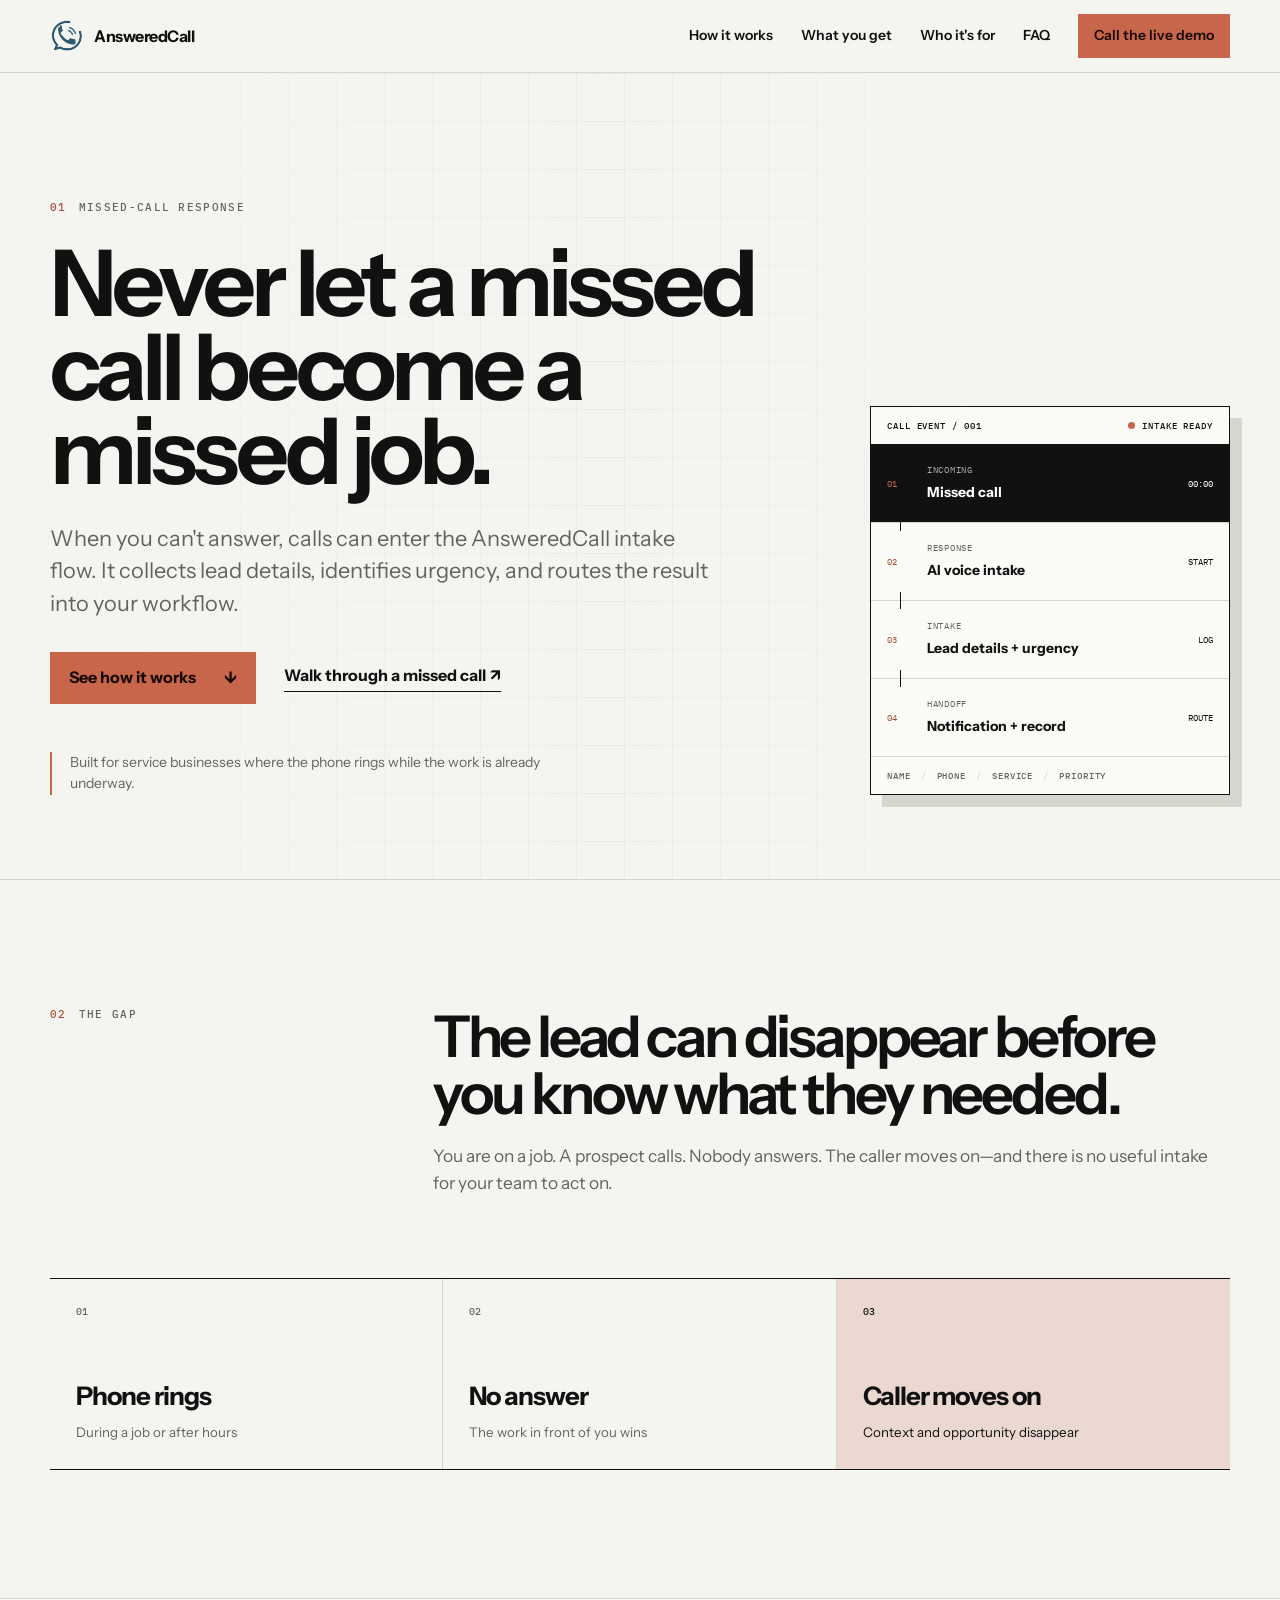
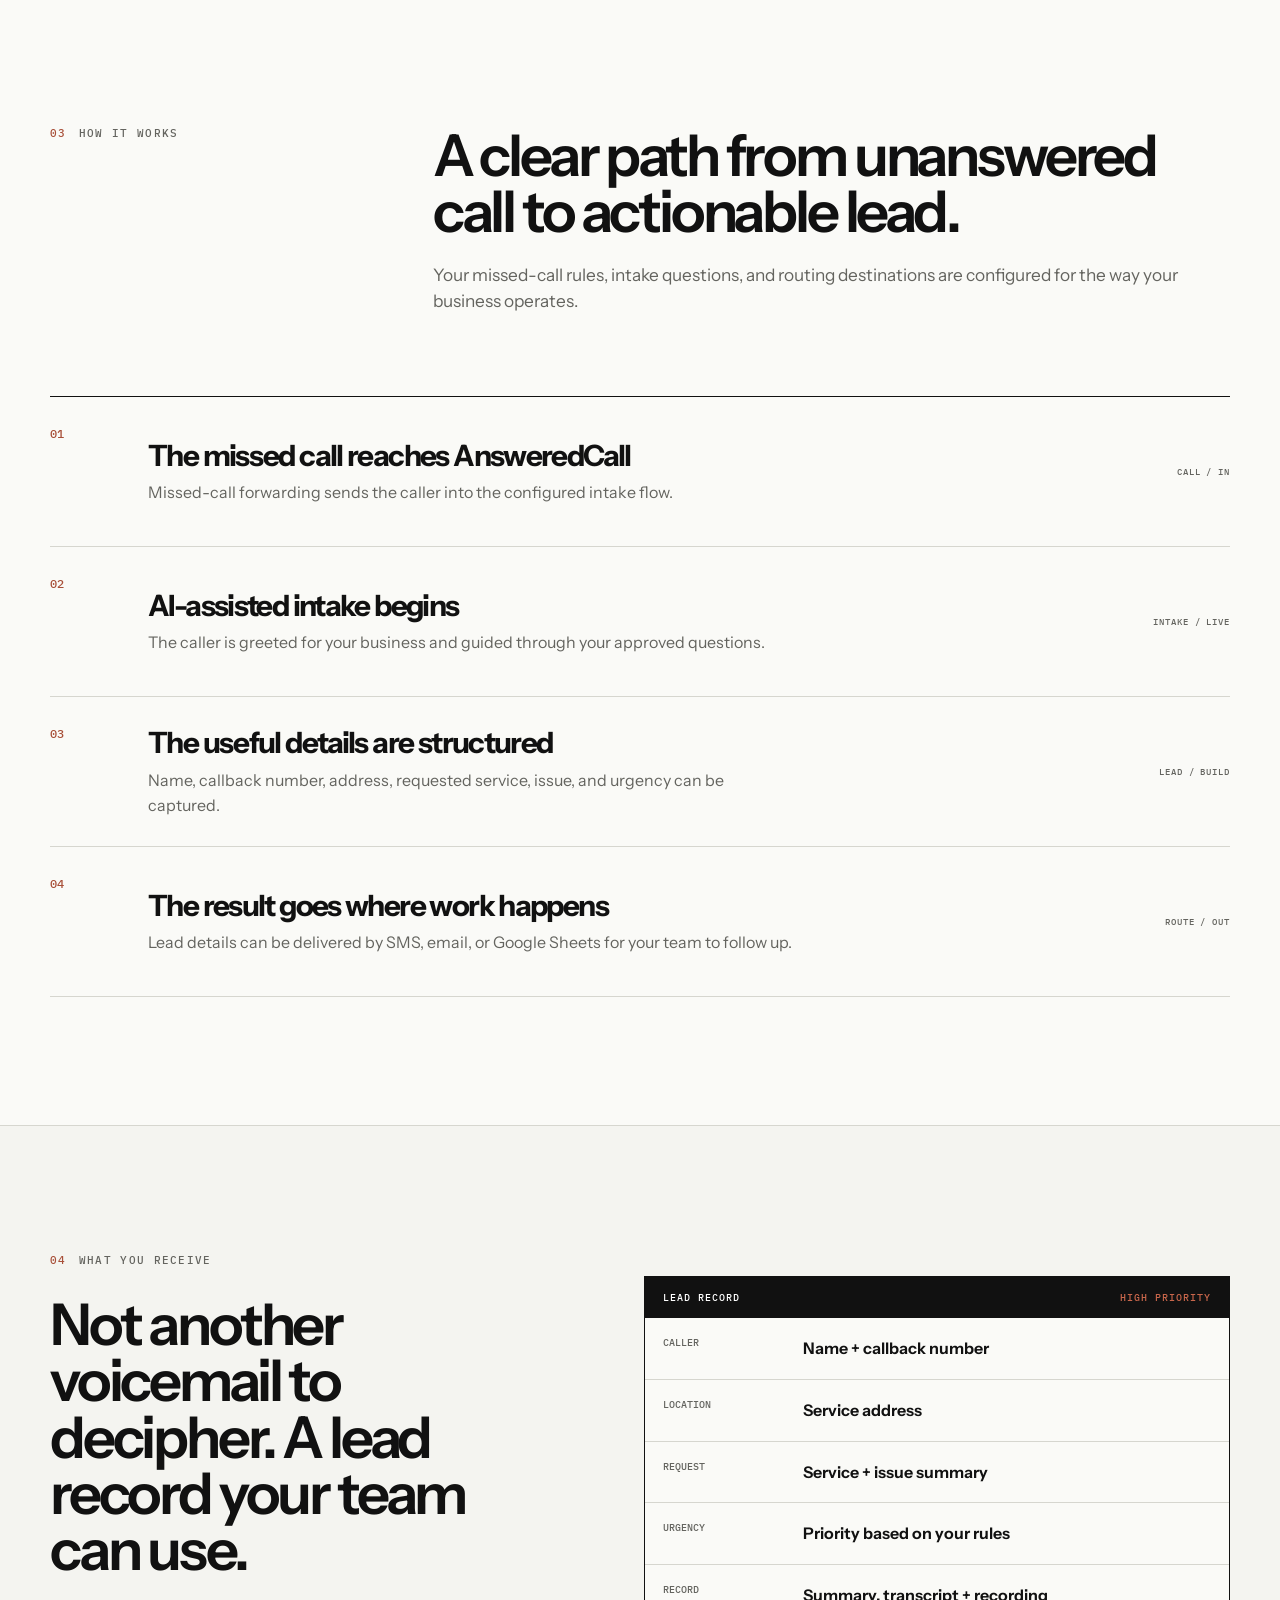
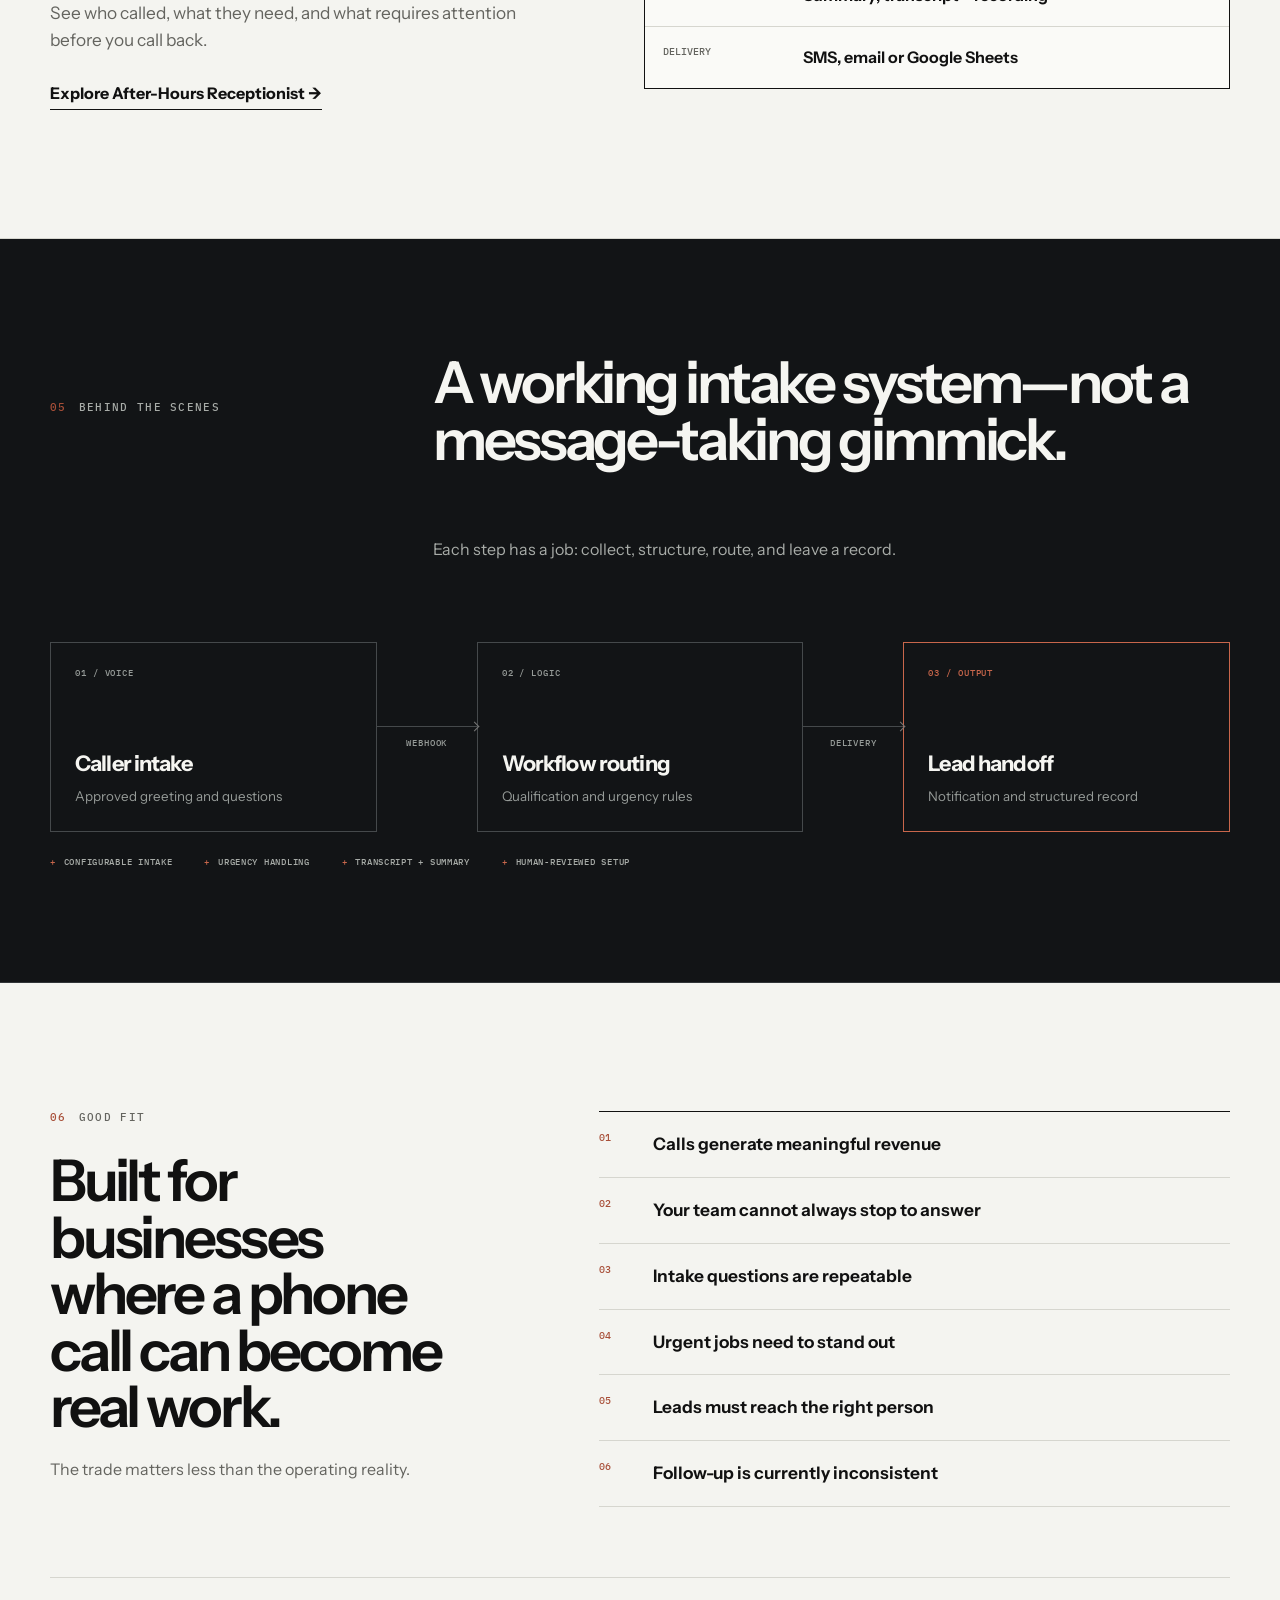
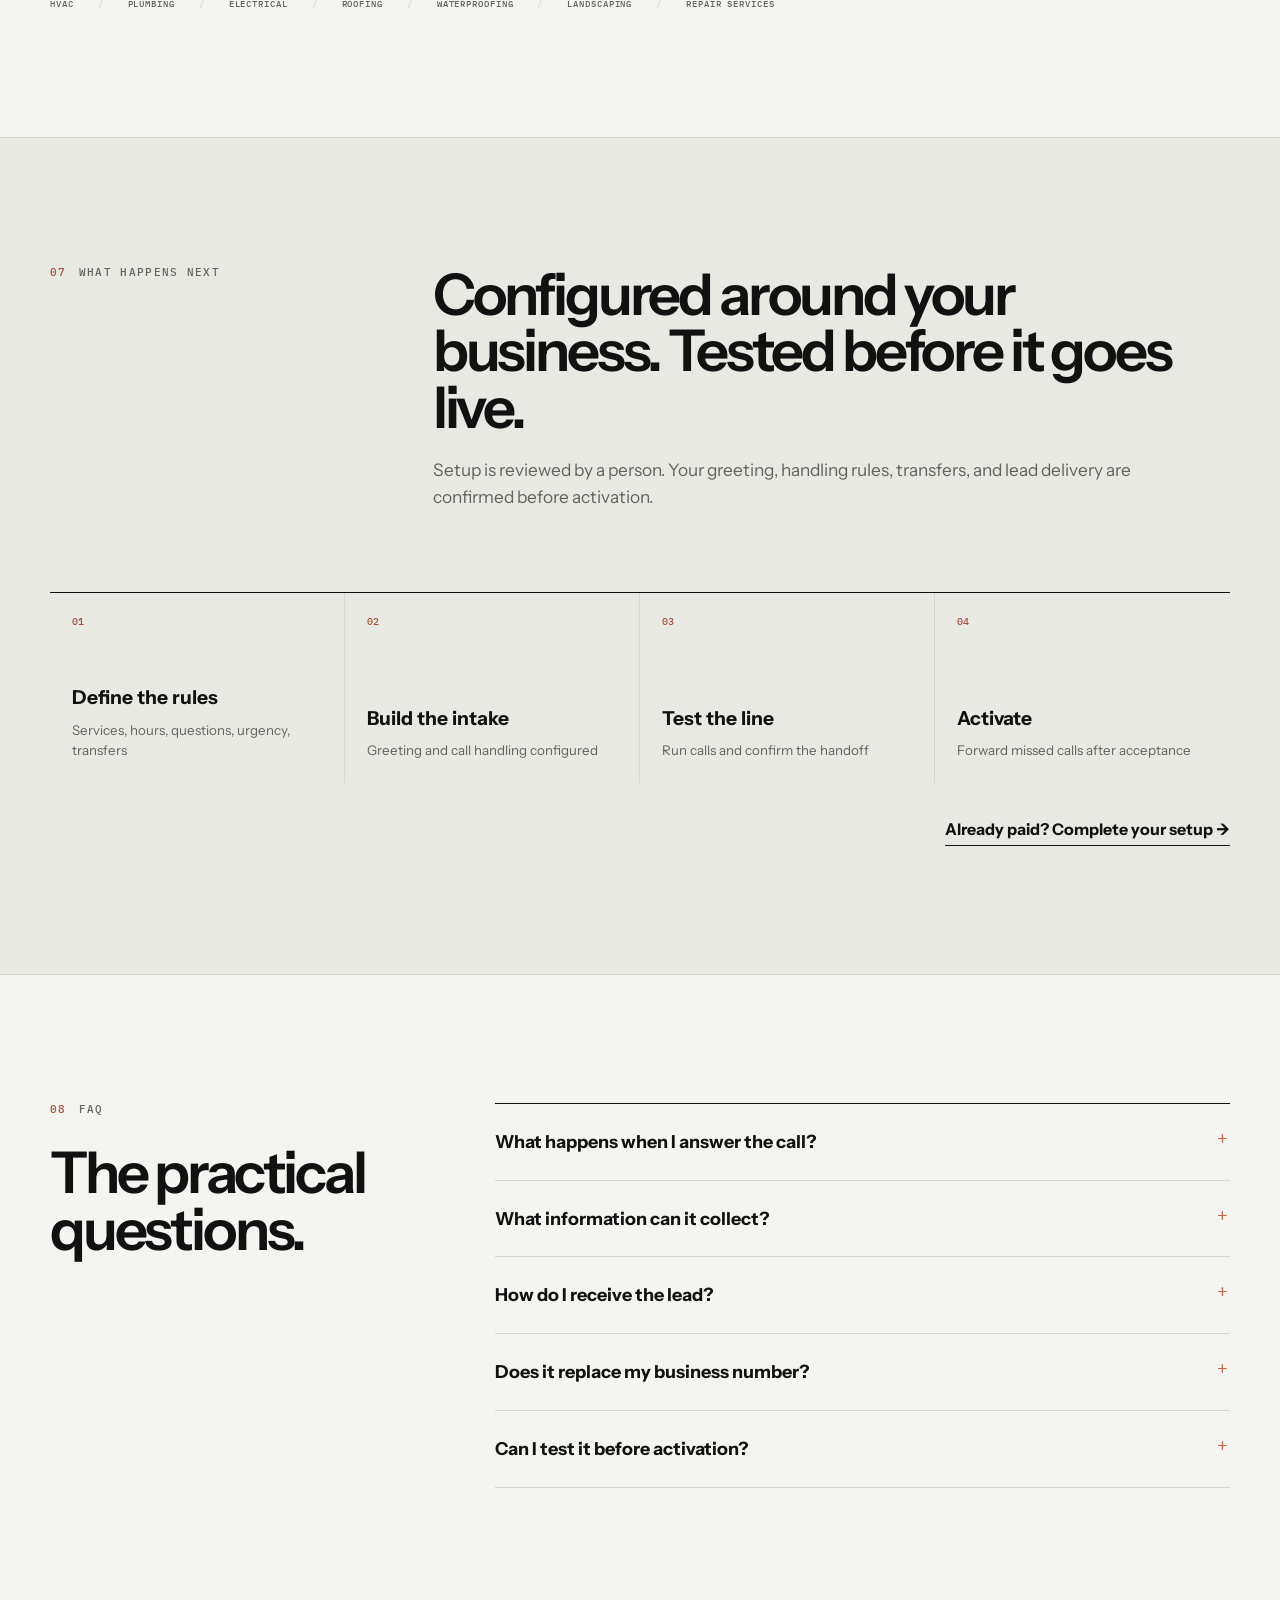
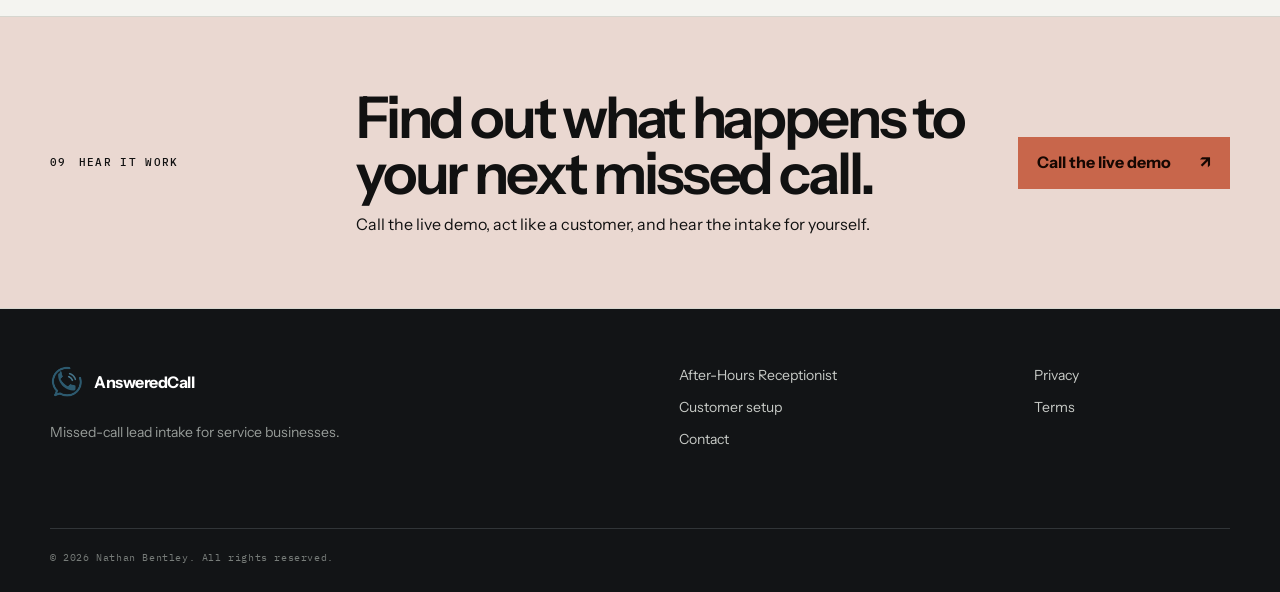
<file: index.html>
<!DOCTYPE html>
<html lang="en">
<head>
<meta charset="UTF-8">
<meta name="viewport" content="width=device-width, initial-scale=1.0">
<meta name="description" content="AnsweredCall helps service businesses handle calls they cannot answer, collect structured lead information, identify urgency, and route leads into the right workflow.">
<meta property="og:type" content="website">
<meta property="og:title" content="AnsweredCall | Missed-Call Lead Intake for Service Businesses">
<meta property="og:description" content="Capture more of the calls you can't answer, collect lead details, and route them into your workflow.">
<meta property="og:url" content="https://answeredcall.us/">
<meta name="twitter:card" content="summary">
<link rel="canonical" href="https://answeredcall.us/">
<title>AnsweredCall | Missed-Call Lead Intake for Service Businesses</title>
<link rel="preconnect" href="https://fonts.googleapis.com">
<link rel="preconnect" href="https://fonts.gstatic.com" crossorigin>
<link href="https://fonts.googleapis.com/css2?family=IBM+Plex+Mono:wght@400;500&family=Instrument+Sans:wdth,wght@75..100,400..700&display=swap" rel="stylesheet">
<link rel="stylesheet" href="/assets/css/site.css">
<link rel="icon" type="image/png" sizes="512x512" href="/favicon.png">
<link rel="apple-touch-icon" sizes="180x180" href="/apple-touch-icon.png">
</head>
<body class="home-page">
<a class="skip-link" href="#main">Skip to content</a>
<header class="site-header"><div class="shell nav-wrap">
  <a href="/" class="brand" aria-label="AnsweredCall home"><img src="/assets/answeredcall-mark.png" alt="" width="34" height="34"><span>AnsweredCall</span></a>
  <button class="menu-toggle" type="button" aria-expanded="false" aria-controls="site-nav"><span class="sr-only">Open navigation</span><span></span><span></span></button>
  <nav class="site-nav" id="site-nav" aria-label="Primary navigation"><a href="#how-it-works">How it works</a><a href="#what-you-get">What you get</a><a href="#fit">Who it's for</a><a href="#faq">FAQ</a><a class="nav-action" href="/phone-intake/#demo-form-section">Call the live demo</a></nav>
</div></header>
<main id="main">
<section class="hero section-grid"><div class="shell hero-grid">
  <div class="hero-copy"><p class="eyebrow"><span>01</span> Missed-call response</p><h1>Never let a missed call become a missed job.</h1><p class="hero-lede">When you can't answer, calls can enter the AnsweredCall intake flow. It collects lead details, identifies urgency, and routes the result into your workflow.</p><div class="hero-actions"><a class="button button-primary" href="#how-it-works">See how it works <span aria-hidden="true">↓</span></a><a class="text-action" href="/phone-intake/#demo-form-section">Walk through a missed call <span aria-hidden="true">↗</span></a></div><p class="hero-note">Built for service businesses where the phone rings while the work is already underway.</p></div>
  <div class="signal-panel" aria-label="AnsweredCall missed-call workflow"><div class="signal-head"><span>CALL EVENT / 001</span><span class="live-status"><i></i> INTAKE READY</span></div><ol class="signal-flow"><li class="is-alert"><span class="signal-index">01</span><div><small>Incoming</small><strong>Missed call</strong></div><span class="signal-time">00:00</span></li><li><span class="signal-index">02</span><div><small>Response</small><strong>AI voice intake</strong></div><span class="signal-time">START</span></li><li><span class="signal-index">03</span><div><small>Intake</small><strong>Lead details + urgency</strong></div><span class="signal-time">LOG</span></li><li><span class="signal-index">04</span><div><small>Handoff</small><strong>Notification + record</strong></div><span class="signal-time">ROUTE</span></li></ol><div class="signal-foot"><span>NAME</span><span>PHONE</span><span>SERVICE</span><span>PRIORITY</span></div></div>
</div></section>
<section class="problem section-grid" aria-labelledby="problem-title"><div class="shell split-heading"><p class="eyebrow"><span>02</span> The gap</p><div><h2 id="problem-title">The lead can disappear before you know what they needed.</h2><p>You are on a job. A prospect calls. Nobody answers. The caller moves on—and there is no useful intake for your team to act on.</p></div></div><div class="shell loss-sequence" aria-label="How a missed call becomes a lost opportunity"><div><span>01</span><strong>Phone rings</strong><small>During a job or after hours</small></div><div><span>02</span><strong>No answer</strong><small>The work in front of you wins</small></div><div class="loss-alert"><span>03</span><strong>Caller moves on</strong><small>Context and opportunity disappear</small></div></div></section>
<section class="process section-grid" id="how-it-works" aria-labelledby="process-title"><div class="shell split-heading"><p class="eyebrow"><span>03</span> How it works</p><div><h2 id="process-title">A clear path from unanswered call to actionable lead.</h2><p>Your missed-call rules, intake questions, and routing destinations are configured for the way your business operates.</p></div></div><div class="shell process-list">
  <article><span class="process-number">01</span><div><h3>The missed call reaches AnsweredCall</h3><p>Missed-call forwarding sends the caller into the configured intake flow.</p></div><span class="process-code">CALL / IN</span></article>
  <article><span class="process-number">02</span><div><h3>AI-assisted intake begins</h3><p>The caller is greeted for your business and guided through your approved questions.</p></div><span class="process-code">INTAKE / LIVE</span></article>
  <article><span class="process-number">03</span><div><h3>The useful details are structured</h3><p>Name, callback number, address, requested service, issue, and urgency can be captured.</p></div><span class="process-code">LEAD / BUILD</span></article>
  <article><span class="process-number">04</span><div><h3>The result goes where work happens</h3><p>Lead details can be delivered by SMS, email, or Google Sheets for your team to follow up.</p></div><span class="process-code">ROUTE / OUT</span></article>
</div></section>
<section class="deliverables section-grid" id="what-you-get" aria-labelledby="deliverables-title"><div class="shell deliverables-grid"><div class="deliverables-copy"><p class="eyebrow"><span>04</span> What you receive</p><h2 id="deliverables-title">Not another voicemail to decipher. A lead record your team can use.</h2><p>See who called, what they need, and what requires attention before you call back.</p><a class="text-action" href="/phone-intake/">Explore After-Hours Receptionist <span aria-hidden="true">→</span></a></div><div class="lead-record" aria-label="Example lead record fields"><div class="record-header"><span>LEAD RECORD</span><span class="priority">HIGH PRIORITY</span></div><dl><div><dt>Caller</dt><dd>Name + callback number</dd></div><div><dt>Location</dt><dd>Service address</dd></div><div><dt>Request</dt><dd>Service + issue summary</dd></div><div><dt>Urgency</dt><dd>Priority based on your rules</dd></div><div><dt>Record</dt><dd>Summary, transcript + recording</dd></div><div><dt>Delivery</dt><dd>SMS, email or Google Sheets</dd></div></dl></div></div></section>
<section class="system-proof section-grid" aria-labelledby="proof-title"><div class="shell proof-head"><p class="eyebrow eyebrow-light"><span>05</span> Behind the scenes</p><h2 id="proof-title">A working intake system—not a message-taking gimmick.</h2><p>Each step has a job: collect, structure, route, and leave a record.</p></div><div class="shell system-map"><div class="system-node"><span>01 / VOICE</span><strong>Caller intake</strong><small>Approved greeting and questions</small></div><div class="system-connector"><i></i><span>WEBHOOK</span></div><div class="system-node"><span>02 / LOGIC</span><strong>Workflow routing</strong><small>Qualification and urgency rules</small></div><div class="system-connector"><i></i><span>DELIVERY</span></div><div class="system-node system-node-accent"><span>03 / OUTPUT</span><strong>Lead handoff</strong><small>Notification and structured record</small></div></div><div class="shell proof-meta"><span>Configurable intake</span><span>Urgency handling</span><span>Transcript + summary</span><span>Human-reviewed setup</span></div></section>
<section class="fit section-grid" id="fit" aria-labelledby="fit-title"><div class="shell fit-grid"><div><p class="eyebrow"><span>06</span> Good fit</p><h2 id="fit-title">Built for businesses where a phone call can become real work.</h2><p class="fit-intro">The trade matters less than the operating reality.</p></div><ul class="fit-list"><li><span>01</span>Calls generate meaningful revenue</li><li><span>02</span>Your team cannot always stop to answer</li><li><span>03</span>Intake questions are repeatable</li><li><span>04</span>Urgent jobs need to stand out</li><li><span>05</span>Leads must reach the right person</li><li><span>06</span>Follow-up is currently inconsistent</li></ul></div><div class="shell fit-examples"><span>HVAC</span><span>PLUMBING</span><span>ELECTRICAL</span><span>ROOFING</span><span>WATERPROOFING</span><span>LANDSCAPING</span><span>REPAIR SERVICES</span></div></section>
<section class="onboarding section-grid" aria-labelledby="onboarding-title"><div class="shell split-heading"><p class="eyebrow"><span>07</span> What happens next</p><div><h2 id="onboarding-title">Configured around your business. Tested before it goes live.</h2><p>Setup is reviewed by a person. Your greeting, handling rules, transfers, and lead delivery are confirmed before activation.</p></div></div><ol class="shell launch-line"><li><span>01</span><strong>Define the rules</strong><small>Services, hours, questions, urgency, transfers</small></li><li><span>02</span><strong>Build the intake</strong><small>Greeting and call handling configured</small></li><li><span>03</span><strong>Test the line</strong><small>Run calls and confirm the handoff</small></li><li><span>04</span><strong>Activate</strong><small>Forward missed calls after acceptance</small></li></ol><div class="shell onboarding-link"><a class="text-action" href="/onboarding/">Already paid? Complete your setup <span aria-hidden="true">→</span></a></div></section>
<section class="faq section-grid" id="faq" aria-labelledby="faq-title"><div class="shell faq-grid"><div><p class="eyebrow"><span>08</span> FAQ</p><h2 id="faq-title">The practical questions.</h2></div><div class="faq-list"><details><summary>What happens when I answer the call?</summary><p>AnsweredCall is configured around missed-call forwarding. When you answer normally, the call stays with you.</p></details><details><summary>What information can it collect?</summary><p>Your setup defines the questions. The current intake supports details such as name, callback number, address, requested service, issue description, and urgency.</p></details><details><summary>How do I receive the lead?</summary><p>Lead details can be delivered by SMS, email, or Google Sheets, depending on the setup you choose.</p></details><details><summary>Does it replace my business number?</summary><p>No. Setup uses missed-call forwarding from your main business phone to the AnsweredCall number assigned to your intake.</p></details><details><summary>Can I test it before activation?</summary><p>Yes. Onboarding includes a test-call window and acceptance checks for the greeting, transfers, emergency handling, and lead delivery.</p></details></div></div></section>
<section class="final-cta section-grid"><div class="shell final-grid"><p class="eyebrow"><span>09</span> Hear it work</p><div><h2>Find out what happens to your next missed call.</h2><p>Call the live demo, act like a customer, and hear the intake for yourself.</p></div><a class="button button-primary" href="/phone-intake/#demo-form-section">Call the live demo <span aria-hidden="true">↗</span></a></div></section>
</main>
<footer class="site-footer"><div class="shell footer-grid"><div class="footer-brand"><a href="/" class="brand"><img src="/assets/answeredcall-mark.png" alt="" width="32" height="32"><span>AnsweredCall</span></a><p>Missed-call lead intake for service businesses.</p></div><div class="footer-links"><a href="/phone-intake/">After-Hours Receptionist</a><a href="/onboarding/">Customer setup</a><a href="mailto:sales@answeredcall.us">Contact</a></div><div class="footer-links"><a href="/privacy-policy/">Privacy</a><a href="/terms/">Terms</a></div><p class="footer-legal">© 2026 Nathan Bentley. All rights reserved.</p></div></footer>
<script src="/script.js"></script>
</body>
</html>
</file>
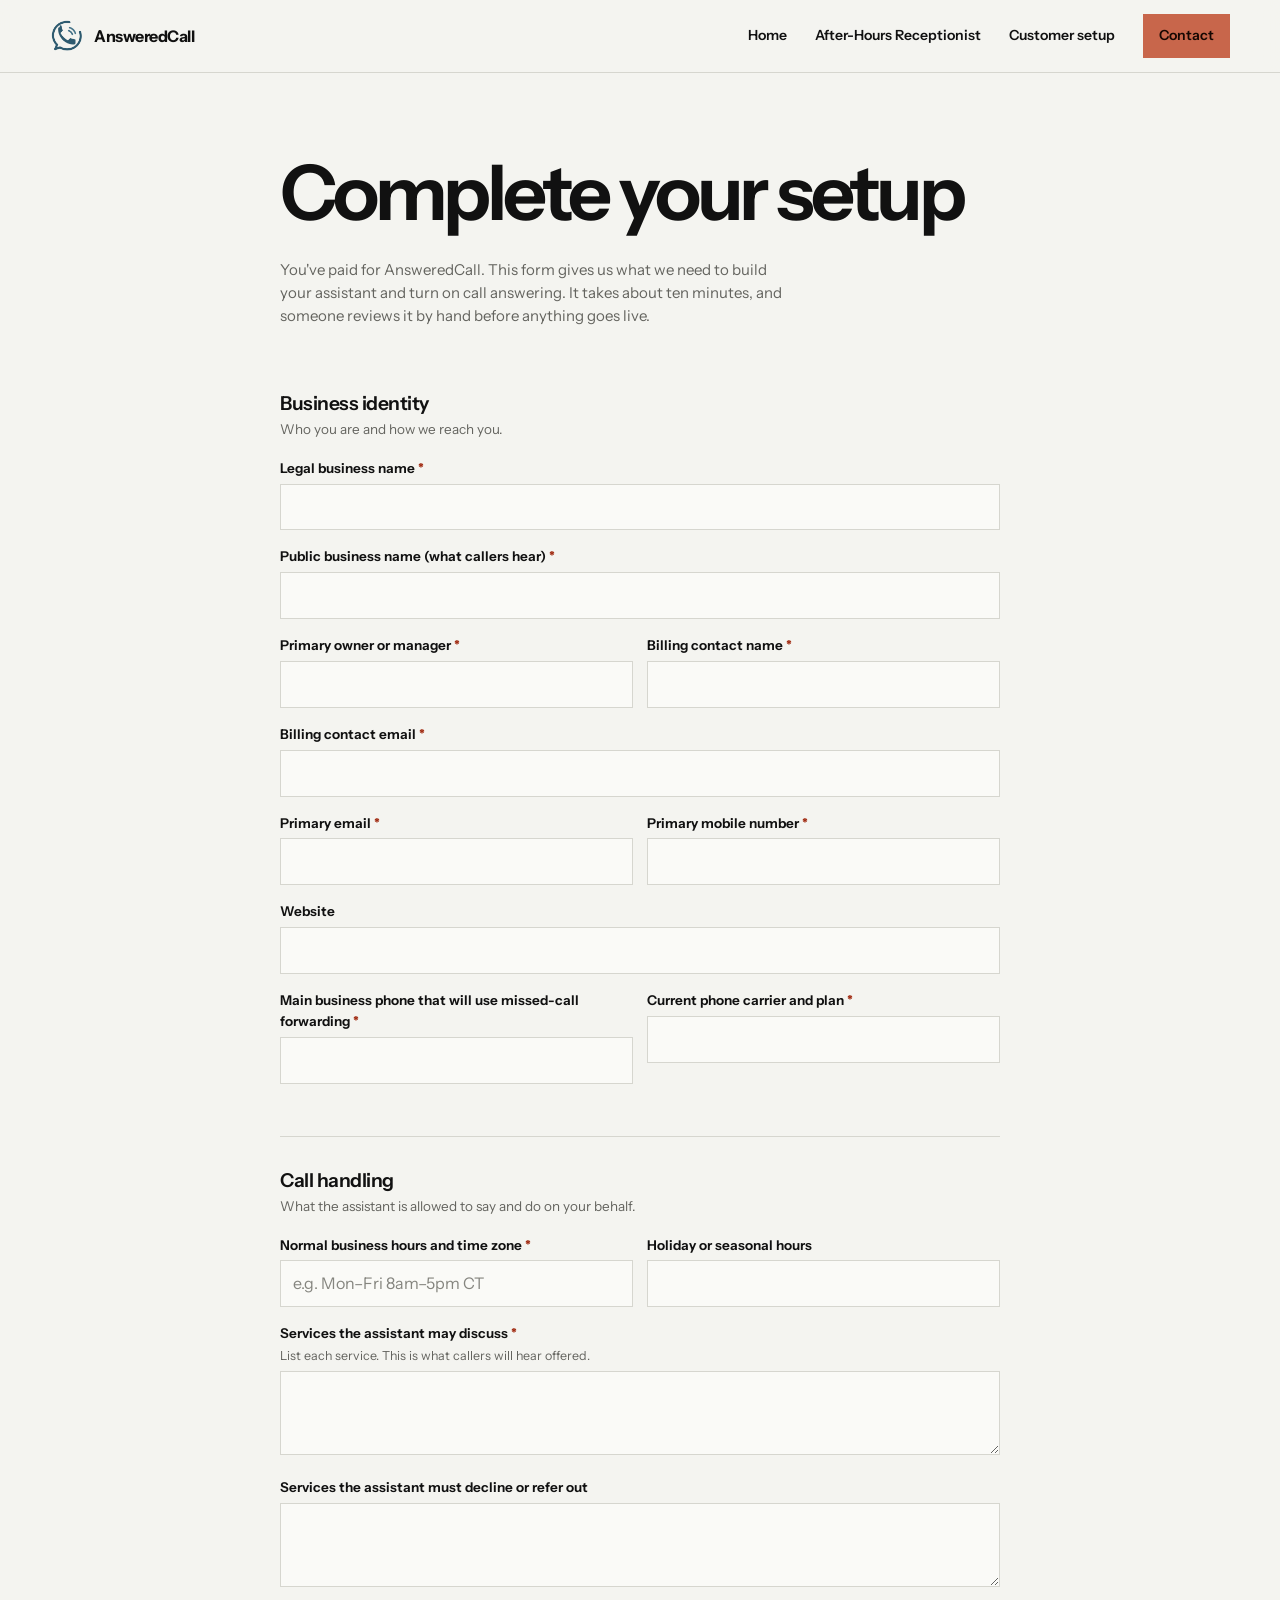
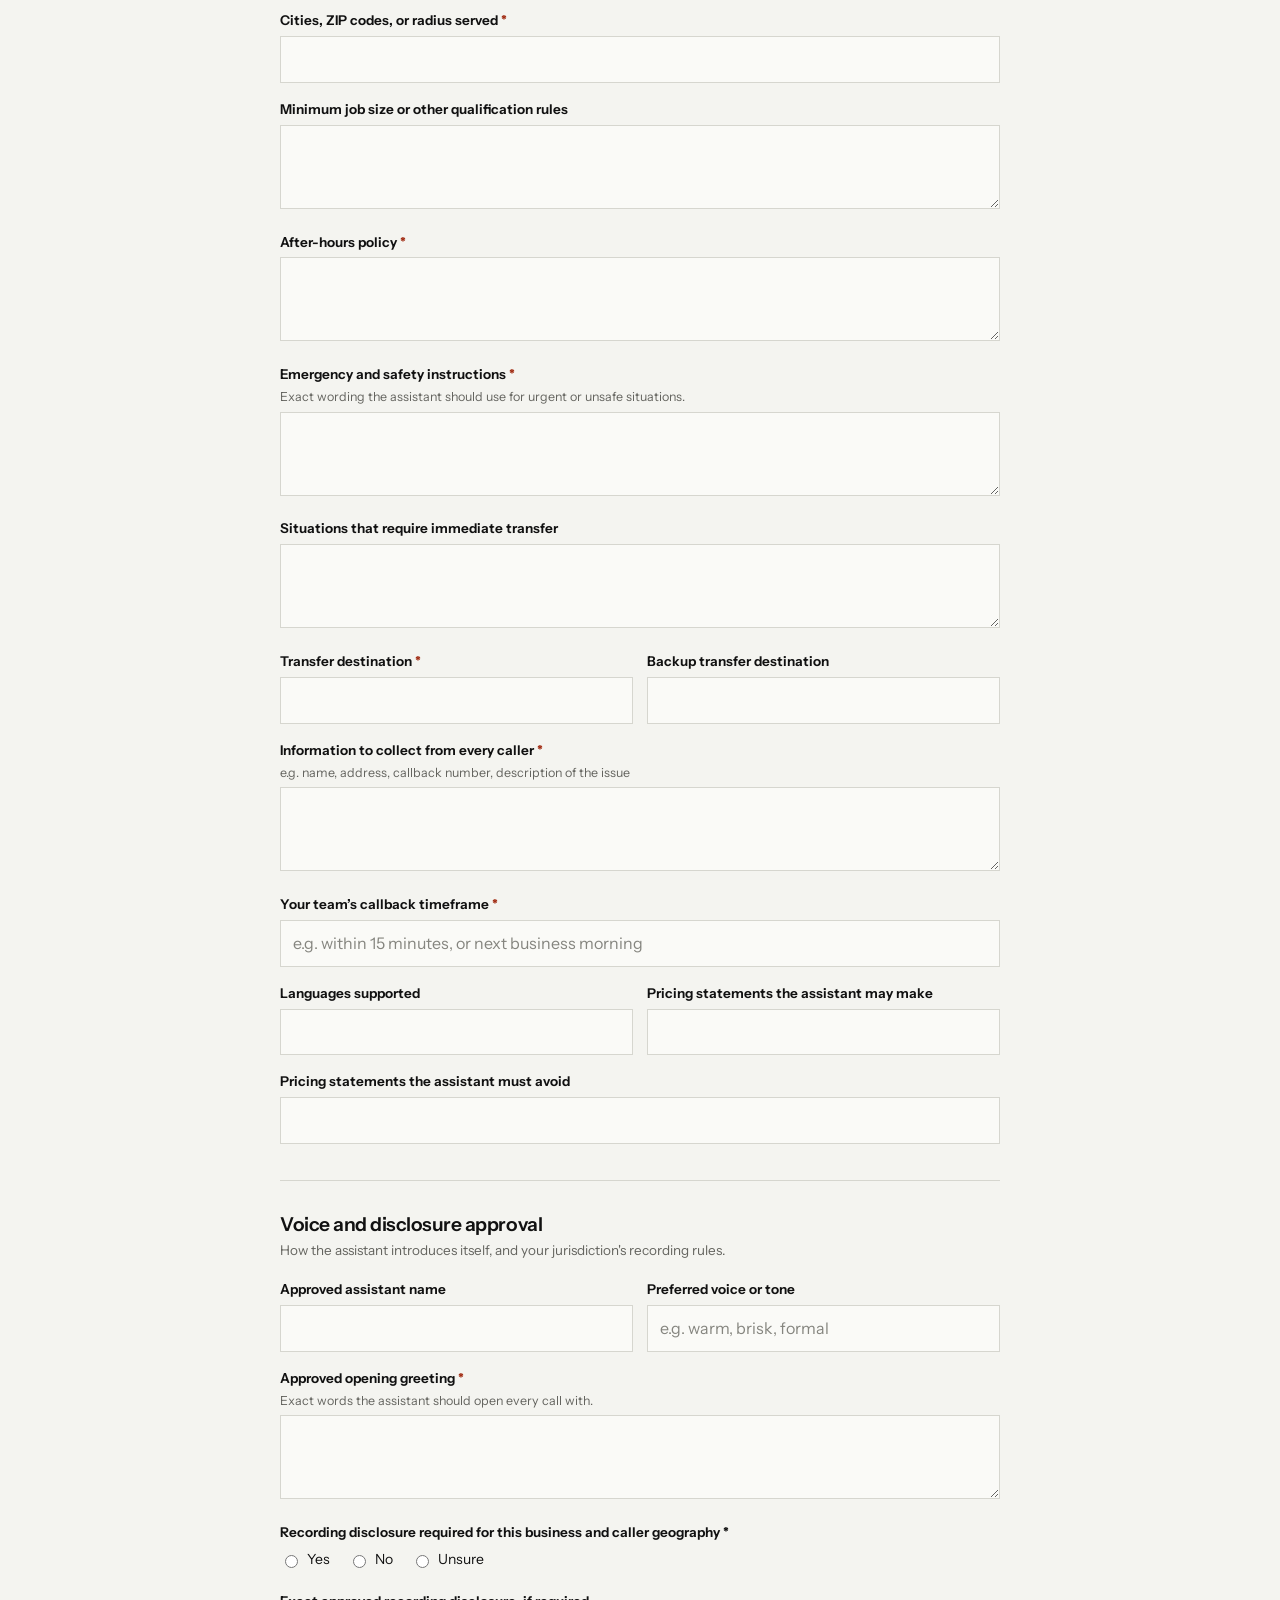
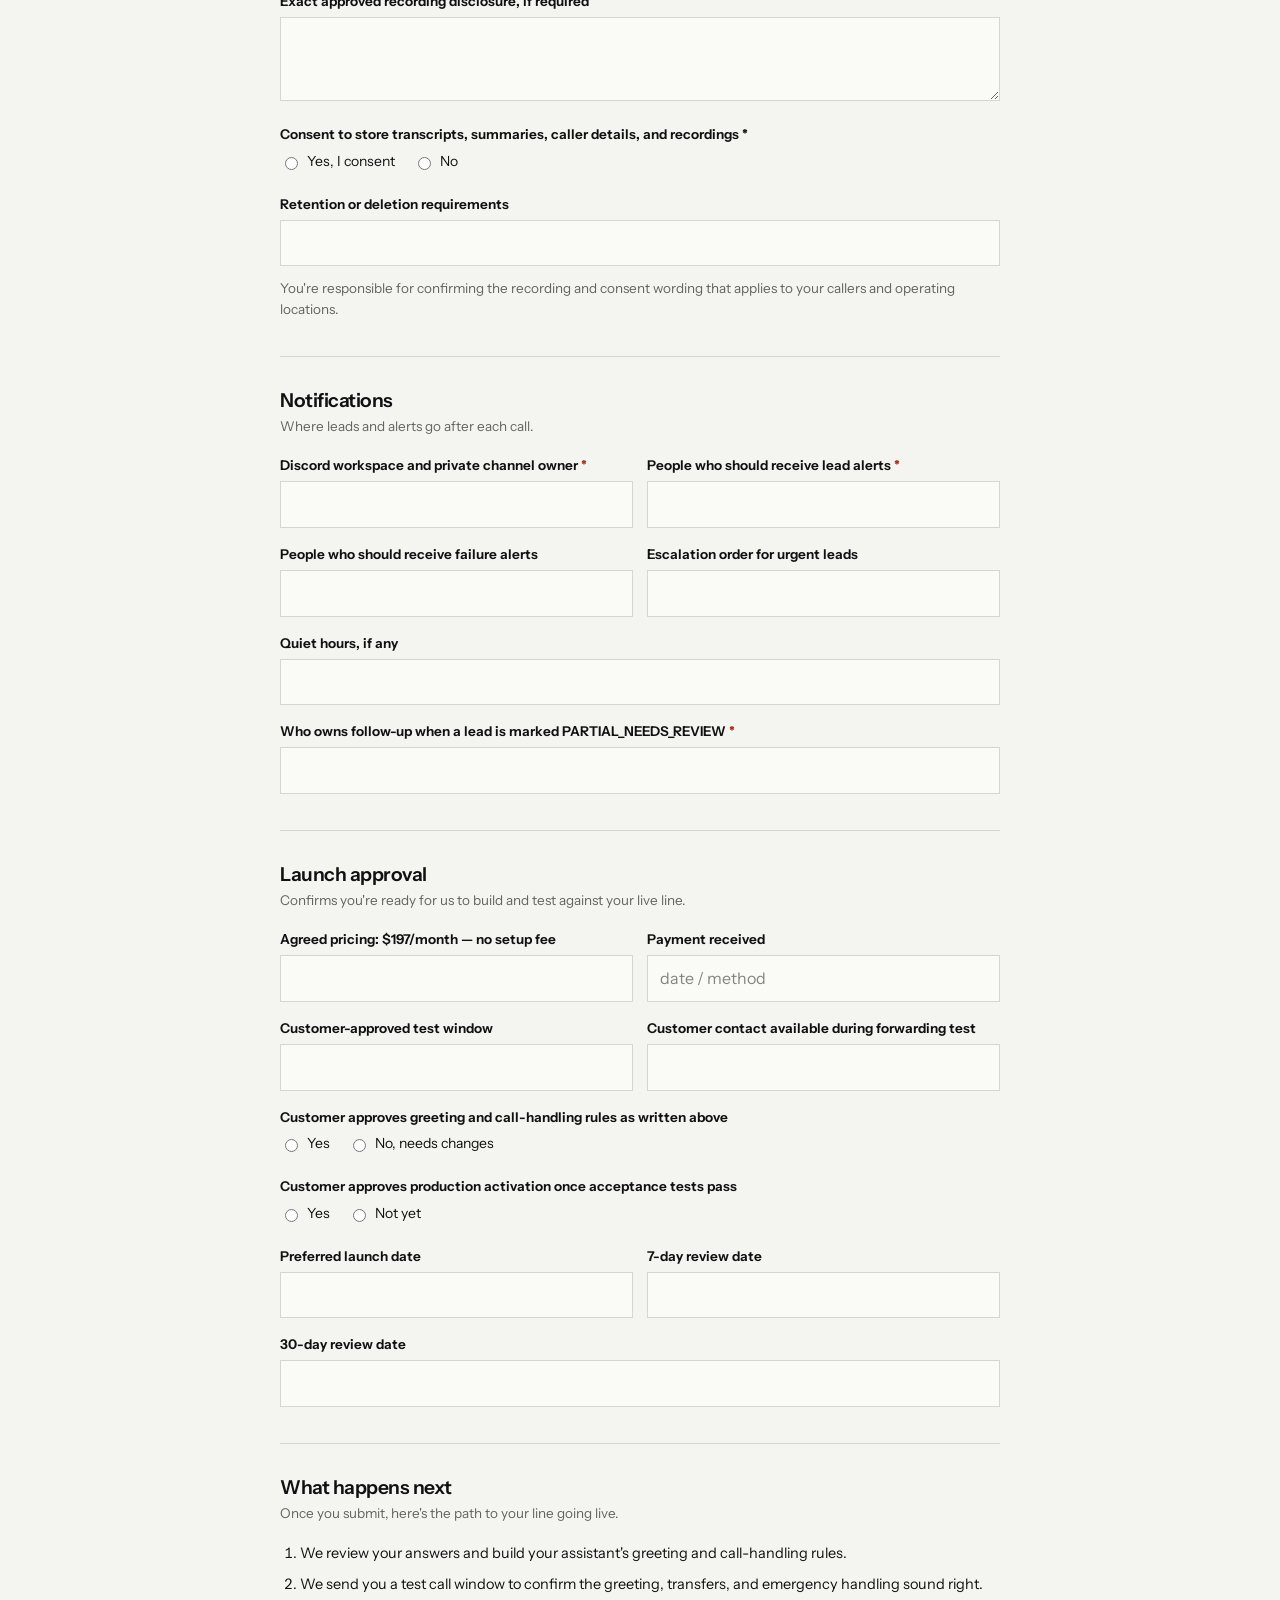
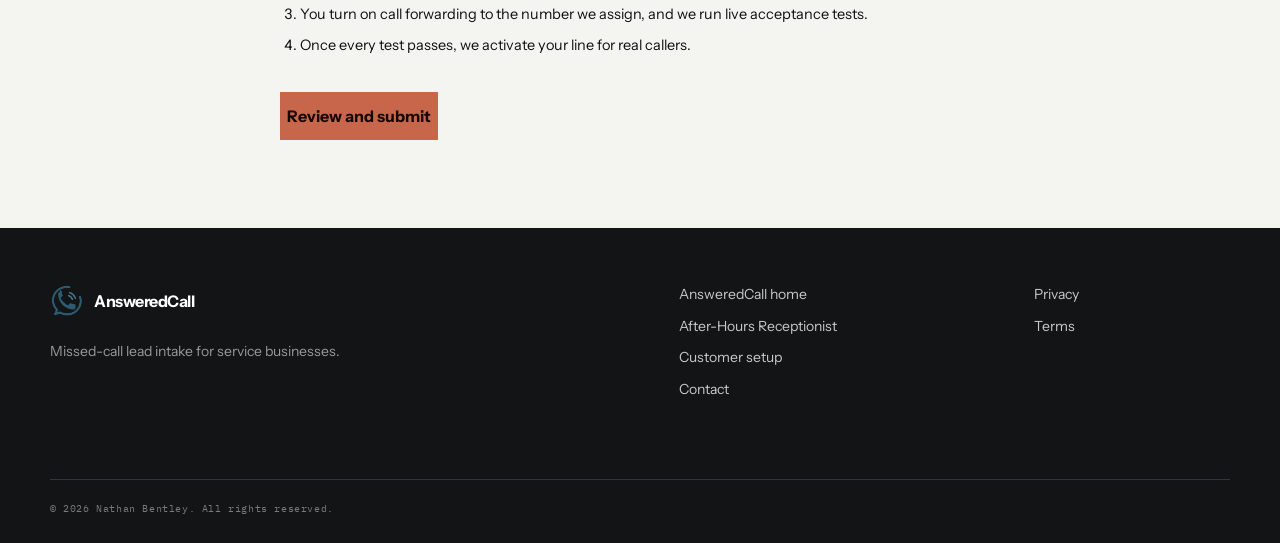
<file: onboarding/index.html>
<!DOCTYPE html>
<html lang="en">
<head>
<meta charset="UTF-8">
<meta name="viewport" content="width=device-width, initial-scale=1.0">
<title>Complete Your Setup — AnsweredCall</title>
<link rel="icon" type="image/png" sizes="512x512" href="/favicon.png" />
<link rel="apple-touch-icon" sizes="180x180" href="/apple-touch-icon.png" />
<link rel="preconnect" href="https://fonts.googleapis.com">
<link rel="preconnect" href="https://fonts.gstatic.com" crossorigin>
<link href="https://fonts.googleapis.com/css2?family=IBM+Plex+Mono:wght@400;500&family=Instrument+Sans:wdth,wght@75..100,400..700&display=swap" rel="stylesheet">
<link rel="stylesheet" href="/assets/css/site.css">
</head>
<body class="site-page onboarding-page">
<a class="skip-link" href="#main">Skip to content</a>
<header class="site-header"><div class="shell nav-wrap">
  <a href="/" class="brand" aria-label="AnsweredCall home"><img src="/assets/answeredcall-mark.png" alt="" width="34" height="34"><span>AnsweredCall</span></a>
  <button class="menu-toggle" type="button" aria-expanded="false" aria-controls="site-nav"><span class="sr-only">Open navigation</span><span></span><span></span></button>
  <nav class="site-nav" id="site-nav" aria-label="Primary navigation"><a href="/">Home</a><a href="/phone-intake/">After-Hours Receptionist</a><a href="/onboarding/">Customer setup</a><a class="nav-action" href="mailto:sales@answeredcall.us">Contact</a></nav>
</div></header>
<section class="setup-intro">
  <div class="wrap">
    <h1>Complete your setup</h1>
    <p>You've paid for AnsweredCall. This form gives us what we need to build your assistant and turn on call answering. It takes about ten minutes, and someone reviews it by hand before anything goes live.</p>
  </div>
</section>

<main id="main">
  <form id="onboard-form" novalidate>

    <div class="missing" id="missing-box">
      <strong>A few required fields are still empty.</strong>
      <ul id="missing-list"></ul>
    </div>

    <section>
      <h2>Business identity</h2>
      <p class="section-note">Who you are and how we reach you.</p>

      <div class="field"><label>Legal business name <span class="req">*</span></label>
        <input type="text" name="legal_name" required></div>

      <div class="field"><label>Public business name (what callers hear) <span class="req">*</span></label>
        <input type="text" name="public_name" required></div>

      <div class="row2">
        <div class="field"><label>Primary owner or manager <span class="req">*</span></label>
          <input type="text" name="owner_name" required></div>
        <div class="field"><label>Billing contact name <span class="req">*</span></label>
          <input type="text" name="billing_contact_name" required></div>
      </div>

      <div class="field"><label>Billing contact email <span class="req">*</span></label>
        <input type="email" name="billing_contact_email" required></div>

      <div class="row2">
        <div class="field"><label>Primary email <span class="req">*</span></label>
          <input type="email" name="primary_email" required></div>
        <div class="field"><label>Primary mobile number <span class="req">*</span></label>
          <input type="tel" name="primary_mobile" required></div>
      </div>

      <div class="field"><label>Website</label>
        <input type="text" name="website"></div>

      <div class="row2">
        <div class="field"><label>Main business phone that will use missed-call forwarding <span class="req">*</span></label>
          <input type="tel" name="main_phone" required></div>
        <div class="field"><label>Current phone carrier and plan <span class="req">*</span></label>
          <input type="text" name="carrier" required></div>
      </div>
    </section>

    <section>
      <h2>Call handling</h2>
      <p class="section-note">What the assistant is allowed to say and do on your behalf.</p>

      <div class="row2">
        <div class="field"><label>Normal business hours and time zone <span class="req">*</span></label>
          <input type="text" name="hours" required placeholder="e.g. Mon–Fri 8am–5pm CT"></div>
        <div class="field"><label>Holiday or seasonal hours</label>
          <input type="text" name="seasonal_hours"></div>
      </div>

      <div class="field"><label>Services the assistant may discuss <span class="req">*</span>
        <span class="hint">List each service. This is what callers will hear offered.</span></label>
        <textarea name="services_in" required></textarea></div>

      <div class="field"><label>Services the assistant must decline or refer out</label>
        <textarea name="services_out"></textarea></div>

      <div class="field"><label>Cities, ZIP codes, or radius served <span class="req">*</span></label>
        <input type="text" name="service_area" required></div>

      <div class="field"><label>Minimum job size or other qualification rules</label>
        <textarea name="qualification_rules"></textarea></div>

      <div class="field"><label>After-hours policy <span class="req">*</span></label>
        <textarea name="after_hours" required></textarea></div>

      <div class="field"><label>Emergency and safety instructions <span class="req">*</span>
        <span class="hint">Exact wording the assistant should use for urgent or unsafe situations.</span></label>
        <textarea name="emergency_instructions" required></textarea></div>

      <div class="field"><label>Situations that require immediate transfer</label>
        <textarea name="transfer_situations"></textarea></div>

      <div class="row2">
        <div class="field"><label>Transfer destination <span class="req">*</span></label>
          <input type="tel" name="transfer_dest" required></div>
        <div class="field"><label>Backup transfer destination</label>
          <input type="tel" name="transfer_backup"></div>
      </div>

      <div class="field"><label>Information to collect from every caller <span class="req">*</span>
        <span class="hint">e.g. name, address, callback number, description of the issue</span></label>
        <textarea name="caller_info" required></textarea></div>

      <div class="field"><label>Your team’s callback timeframe <span class="req">*</span></label>
        <input type="text" name="callback_promise" required placeholder="e.g. within 15 minutes, or next business morning"></div>

      <div class="row2">
        <div class="field"><label>Languages supported</label>
          <input type="text" name="languages"></div>
        <div class="field"><label>Pricing statements the assistant may make</label>
          <input type="text" name="pricing_ok"></div>
      </div>

      <div class="field"><label>Pricing statements the assistant must avoid</label>
        <input type="text" name="pricing_avoid"></div>
    </section>

    <section>
      <h2>Voice and disclosure approval</h2>
      <p class="section-note">How the assistant introduces itself, and your jurisdiction's recording rules.</p>

      <div class="row2">
        <div class="field"><label>Approved assistant name</label>
          <input type="text" name="assistant_name"></div>
        <div class="field"><label>Preferred voice or tone</label>
          <input type="text" name="voice_tone" placeholder="e.g. warm, brisk, formal"></div>
      </div>

      <div class="field"><label>Approved opening greeting <span class="req">*</span>
        <span class="hint">Exact words the assistant should open every call with.</span></label>
        <textarea name="greeting" required></textarea></div>

      <fieldset>
        <legend>Recording disclosure required for this business and caller geography <span class="req">*</span></legend>
        <div class="radio-row">
          <label class="radio-opt"><input type="radio" name="disclosure_required" value="Yes" required> Yes</label>
          <label class="radio-opt"><input type="radio" name="disclosure_required" value="No"> No</label>
          <label class="radio-opt"><input type="radio" name="disclosure_required" value="Unsure — needs confirmation"> Unsure</label>
        </div>
      </fieldset>

      <div class="field"><label>Exact approved recording disclosure, if required</label>
        <textarea name="disclosure_text"></textarea></div>

      <fieldset>
        <legend>Consent to store transcripts, summaries, caller details, and recordings <span class="req">*</span></legend>
        <div class="radio-row">
          <label class="radio-opt"><input type="radio" name="storage_consent" value="Yes, I consent" required> Yes, I consent</label>
          <label class="radio-opt"><input type="radio" name="storage_consent" value="No"> No</label>
        </div>
      </fieldset>

      <div class="field"><label>Retention or deletion requirements</label>
        <input type="text" name="retention"></div>

      <p class="section-note" style="margin-top:-4px;">You're responsible for confirming the recording and consent wording that applies to your callers and operating locations.</p>
    </section>

    <section>
      <h2>Notifications</h2>
      <p class="section-note">Where leads and alerts go after each call.</p>

      <div class="row2">
        <div class="field"><label>Discord workspace and private channel owner <span class="req">*</span></label>
          <input type="text" name="discord_owner" required></div>
        <div class="field"><label>People who should receive lead alerts <span class="req">*</span></label>
          <input type="text" name="lead_recipients" required></div>
      </div>

      <div class="row2">
        <div class="field"><label>People who should receive failure alerts</label>
          <input type="text" name="failure_recipients"></div>
        <div class="field"><label>Escalation order for urgent leads</label>
          <input type="text" name="escalation_order"></div>
      </div>

      <div class="field"><label>Quiet hours, if any</label>
        <input type="text" name="quiet_hours"></div>

      <div class="field"><label>Who owns follow-up when a lead is marked PARTIAL_NEEDS_REVIEW <span class="req">*</span></label>
        <input type="text" name="partial_owner" required></div>
    </section>

    <section>
      <h2>Launch approval</h2>
      <p class="section-note">Confirms you're ready for us to build and test against your live line.</p>

      <div class="row2">
        <div class="field"><label>Agreed pricing: $197/month — no setup fee</label>
          <input type="text" name="fee_agreed"></div>
        <div class="field"><label>Payment received</label>
          <input type="text" name="payment_received" placeholder="date / method"></div>
      </div>

      <div class="row2">
        <div class="field"><label>Customer-approved test window</label>
          <input type="text" name="test_window"></div>
        <div class="field"><label>Customer contact available during forwarding test</label>
          <input type="text" name="test_contact"></div>
      </div>

      <fieldset>
        <legend>Customer approves greeting and call-handling rules as written above</legend>
        <div class="radio-row">
          <label class="radio-opt"><input type="radio" name="approve_greeting" value="Yes"> Yes</label>
          <label class="radio-opt"><input type="radio" name="approve_greeting" value="No, needs changes"> No, needs changes</label>
        </div>
      </fieldset>

      <fieldset>
        <legend>Customer approves production activation once acceptance tests pass</legend>
        <div class="radio-row">
          <label class="radio-opt"><input type="radio" name="approve_activation" value="Yes"> Yes</label>
          <label class="radio-opt"><input type="radio" name="approve_activation" value="Not yet"> Not yet</label>
        </div>
      </fieldset>

      <div class="row2">
        <div class="field"><label>Preferred launch date</label>
          <input type="text" name="launch_date"></div>
        <div class="field"><label>7-day review date</label>
          <input type="text" name="review_7day"></div>
      </div>

      <div class="field"><label>30-day review date</label>
        <input type="text" name="review_30day"></div>
    </section>

    <section>
      <h2>What happens next</h2>
      <p class="section-note">Once you submit, here's the path to your line going live.</p>
      <ol style="padding-left:20px;font-size:14.5px;color:var(--ink);">
        <li style="margin-bottom:8px;">We review your answers and build your assistant's greeting and call-handling rules.</li>
        <li style="margin-bottom:8px;">We send you a test call window to confirm the greeting, transfers, and emergency handling sound right.</li>
        <li style="margin-bottom:8px;">You turn on call forwarding to the number we assign, and we run live acceptance tests.</li>
        <li>Once every test passes, we activate your line for real callers.</li>
      </ol>
    </section>

    <div class="actions">
      <button type="submit" class="btn-primary">Review and submit</button>
    </div>
  </form>

  <div id="summary-wrap">
    <h2>Review before submitting</h2>
    <p class="section-note">Check your details, then submit them securely to AnsweredCall. You can also keep a copied backup.</p>
    <textarea id="summary" readonly></textarea>
    <div class="actions">
      <button type="button" class="btn-primary" id="submit-btn">Submit onboarding</button>
      <button type="button" class="btn-secondary" id="copy-btn">Copy full details</button>
      <button type="button" class="btn-secondary" id="edit-btn">Back to form</button>
    </div>
    <p class="status" id="submit-status" aria-live="polite"></p>
    <p class="status" id="copy-status">Copied. Keep these details as a backup.</p>
  </div>
</main>

<footer class="site-footer"><div class="shell footer-grid"><div class="footer-brand"><a href="/" class="brand"><img src="/assets/answeredcall-mark.png" alt="" width="32" height="32"><span>AnsweredCall</span></a><p>Missed-call lead intake for service businesses.</p></div><div class="footer-links"><a href="/">AnsweredCall home</a><a href="/phone-intake/">After-Hours Receptionist</a><a href="/onboarding/">Customer setup</a><a href="mailto:sales@answeredcall.us">Contact</a></div><div class="footer-links"><a href="/privacy-policy/">Privacy</a><a href="/terms/">Terms</a></div><p class="footer-legal">© 2026 Nathan Bentley. All rights reserved.</p></div></footer>
<script src="/script.js"></script>
<script>
const form = document.getElementById('onboard-form');
const summaryWrap = document.getElementById('summary-wrap');
const summaryBox = document.getElementById('summary');
const missingBox = document.getElementById('missing-box');
const missingList = document.getElementById('missing-list');
const FORMSPREE_ENDPOINT = 'https://formspree.io/f/mljeabyd';
const ONBOARDING_COMPLETE_WEBHOOK = 'https://n8n.answeredcall.us/webhook/onboarding-complete';
const sessionId = new URLSearchParams(window.location.search).get('session_id') || '';

const FIELD_LABELS = {
  legal_name:'Legal business name', public_name:'Public business name', owner_name:'Primary owner or manager',
  billing_contact_name:'Billing contact name', billing_contact_email:'Billing contact email',
  primary_email:'Primary email', primary_mobile:'Primary mobile number',
  website:'Website', main_phone:'Main business phone (forwarding target)', carrier:'Current phone carrier and plan',
  hours:'Normal business hours and time zone', seasonal_hours:'Holiday or seasonal hours',
  services_in:'Services the assistant may discuss', services_out:'Services the assistant must decline or refer out',
  service_area:'Cities, ZIP codes, or radius served', qualification_rules:'Minimum job size / qualification rules',
  after_hours:'After-hours policy', emergency_instructions:'Emergency and safety instructions',
  transfer_situations:'Situations requiring immediate transfer', transfer_dest:'Transfer destination',
  transfer_backup:'Backup transfer destination', caller_info:'Information to collect from every caller',
  callback_promise:'Your team’s callback timeframe', languages:'Languages supported',
  pricing_ok:'Pricing statements the assistant may make', pricing_avoid:'Pricing statements the assistant must avoid',
  assistant_name:'Approved assistant name', voice_tone:'Preferred voice or tone', greeting:'Approved opening greeting',
  disclosure_required:'Recording disclosure required', disclosure_text:'Exact approved recording disclosure',
  storage_consent:'Consent to store transcripts/recordings', retention:'Retention or deletion requirements',
  discord_owner:'Discord workspace and channel owner', lead_recipients:'Lead alert recipients',
  failure_recipients:'Failure alert recipients', escalation_order:'Escalation order for urgent leads',
  quiet_hours:'Quiet hours', partial_owner:'Owner of PARTIAL_NEEDS_REVIEW follow-up',
  fee_agreed:'Agreed pricing: $197/month — no setup fee', payment_received:'Payment received',
  test_window:'Customer-approved test window', test_contact:'Customer contact during forwarding test',
  approve_greeting:'Approves greeting and call-handling rules', approve_activation:'Approves production activation',
  launch_date:'Preferred launch date', review_7day:'7-day review date', review_30day:'30-day review date'
};

const SECTION_ORDER = [
  ['Business identity', ['legal_name','public_name','owner_name','billing_contact_name','billing_contact_email','primary_email','primary_mobile','website','main_phone','carrier']],
  ['Call handling', ['hours','seasonal_hours','services_in','services_out','service_area','qualification_rules','after_hours','emergency_instructions','transfer_situations','transfer_dest','transfer_backup','caller_info','callback_promise','languages','pricing_ok','pricing_avoid']],
  ['Voice and disclosure approval', ['assistant_name','voice_tone','greeting','disclosure_required','disclosure_text','storage_consent','retention']],
  ['Notifications', ['discord_owner','lead_recipients','failure_recipients','escalation_order','quiet_hours','partial_owner']],
  ['Launch approval', ['fee_agreed','payment_received','test_window','test_contact','approve_greeting','approve_activation','launch_date','review_7day','review_30day']]
];

form.addEventListener('submit', function(e){
  e.preventDefault();
  const data = new FormData(form);

  const missingFields = [];
  form.querySelectorAll('[required]').forEach(el => {
    if (el.type === 'radio') {
      if (!form.querySelector(`input[name="${el.name}"]:checked`) && !missingFields.includes(FIELD_LABELS[el.name])) {
        missingFields.push(FIELD_LABELS[el.name]);
      }
    } else if (!el.value.trim()) {
      missingFields.push(FIELD_LABELS[el.name] || el.name);
    }
  });

  if (missingFields.length) {
    missingList.innerHTML = missingFields.map(f => `<li>${f}</li>`).join('');
    missingBox.classList.add('show');
    missingBox.scrollIntoView({behavior:'smooth', block:'start'});
    return;
  }
  missingBox.classList.remove('show');

  const businessName = data.get('public_name') || data.get('legal_name') || 'New customer';
  let lines = [`AnsweredCall onboarding — ${businessName}`, ''];

  SECTION_ORDER.forEach(([sectionTitle, fields]) => {
    lines.push(`## ${sectionTitle}`);
    fields.forEach(f => {
      const val = (data.get(f) || '').toString().trim();
      lines.push(`${FIELD_LABELS[f]}: ${val || '—'}`);
    });
    lines.push('');
  });

  const bodyText = lines.join('\n');
  summaryBox.value = bodyText;


  form.style.display = 'none';
  summaryWrap.classList.add('show');
  summaryWrap.scrollIntoView({behavior:'smooth', block:'start'});
});

document.getElementById('submit-btn').addEventListener('click', async function(){
  const button = this;
  const status = document.getElementById('submit-status');
  const data = new FormData(form);
  const businessName = data.get('public_name') || data.get('legal_name') || 'New customer';
  data.append('_subject', `AnsweredCall onboarding — ${businessName}`);
  if (sessionId) data.append('session_id', sessionId);

  button.disabled = true;
  button.textContent = 'Submitting…';
  status.classList.remove('show');

  try {
    const response = await fetch(FORMSPREE_ENDPOINT, {
      method: 'POST',
      headers: { Accept: 'application/json' },
      body: data
    });

    if (!response.ok) throw new Error('Submission failed');

    status.textContent = 'Thanks, your setup details were submitted. We’ll review them before activation.';
    status.classList.add('show');
    button.textContent = 'Submitted';

    if (sessionId) {
      const payload = Object.fromEntries(data.entries());
      delete payload._subject;
      payload.session_id = sessionId;
      fetch(ONBOARDING_COMPLETE_WEBHOOK, {
        method: 'POST',
        headers: { 'Content-Type': 'application/json' },
        body: JSON.stringify(payload)
      }).catch(() => {});
    }
  } catch (error) {
    status.textContent = 'Your details were not submitted. Please try again or email sales@answeredcall.us.';
    status.classList.add('show');
    button.disabled = false;
    button.textContent = 'Submit onboarding';
  }
});

document.getElementById('copy-btn').addEventListener('click', function(){
  navigator.clipboard.writeText(summaryBox.value).then(() => {
    const status = document.getElementById('copy-status');
    status.classList.add('show');
    setTimeout(() => status.classList.remove('show'), 4000);
  });
});

document.getElementById('edit-btn').addEventListener('click', function(){
  summaryWrap.classList.remove('show');
  form.style.display = 'block';
  window.scrollTo({top:0, behavior:'smooth'});
});
</script>

</body>
</html>
</file>
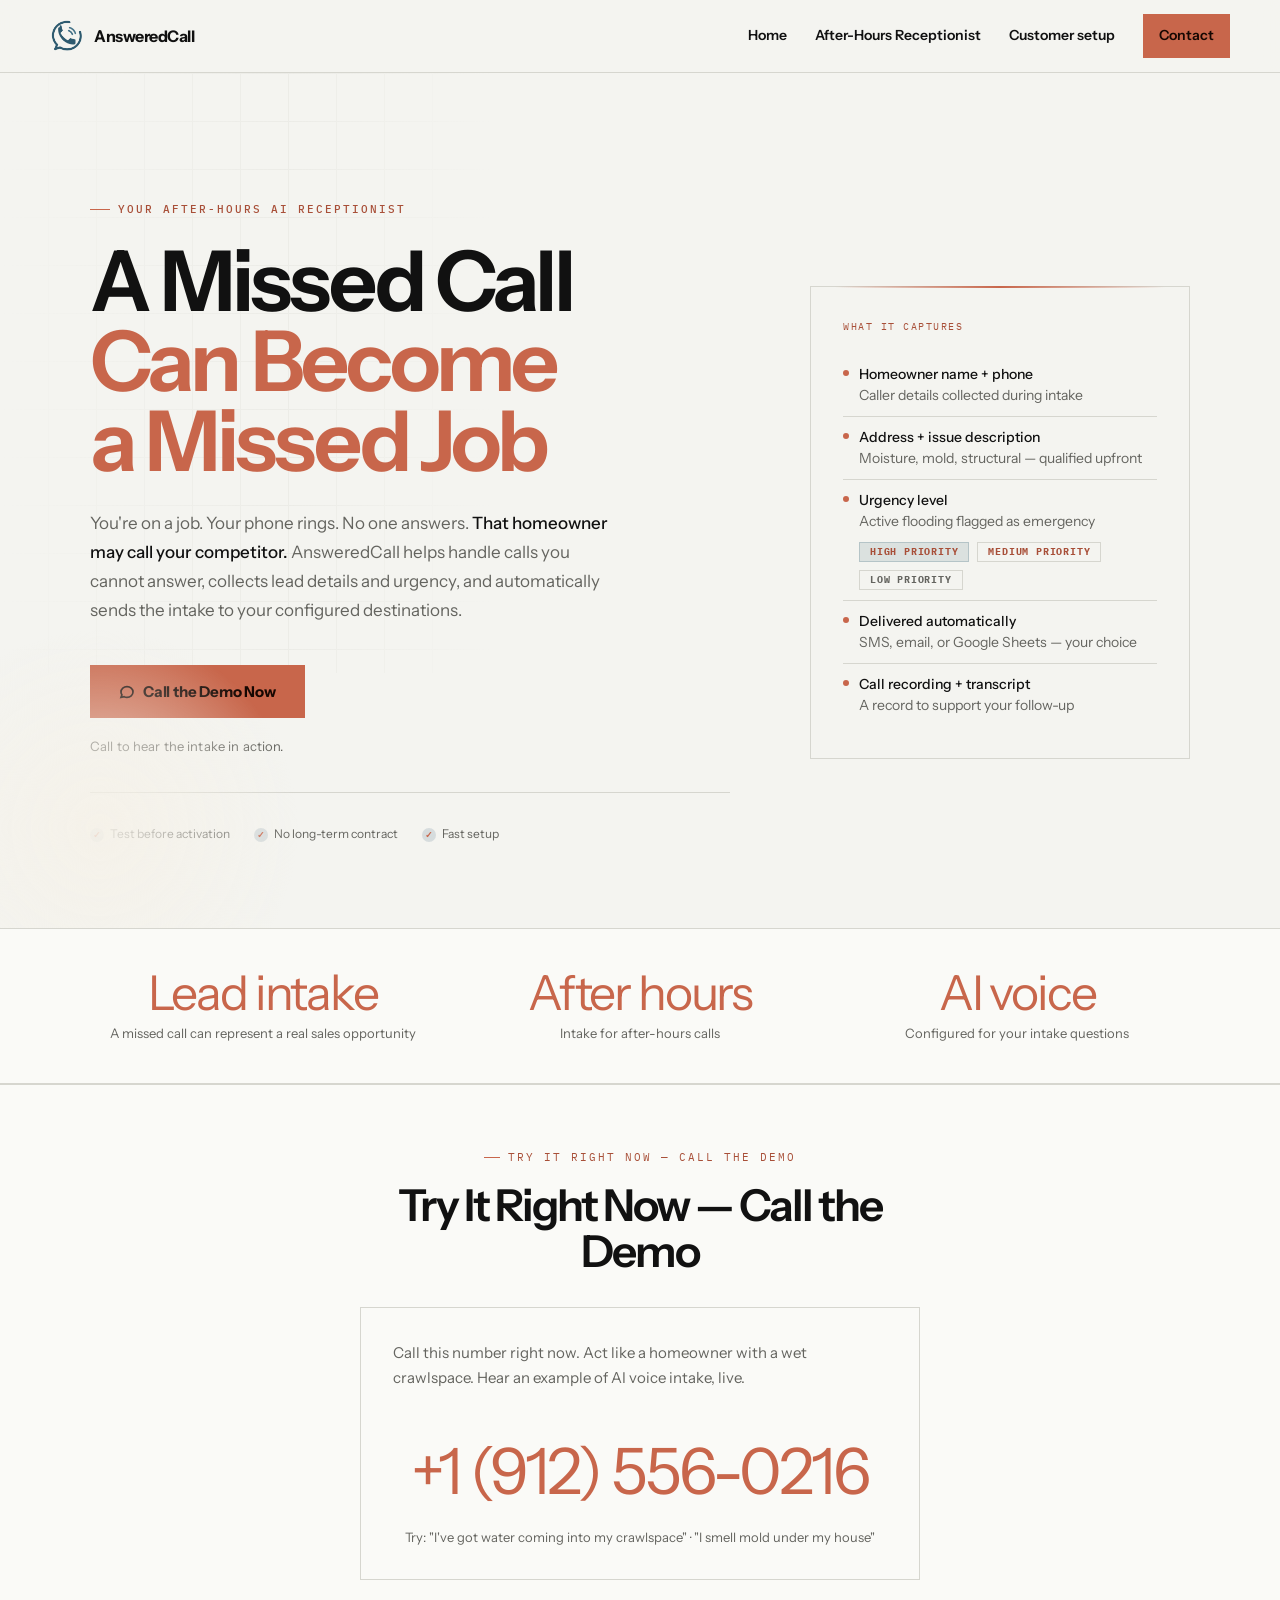
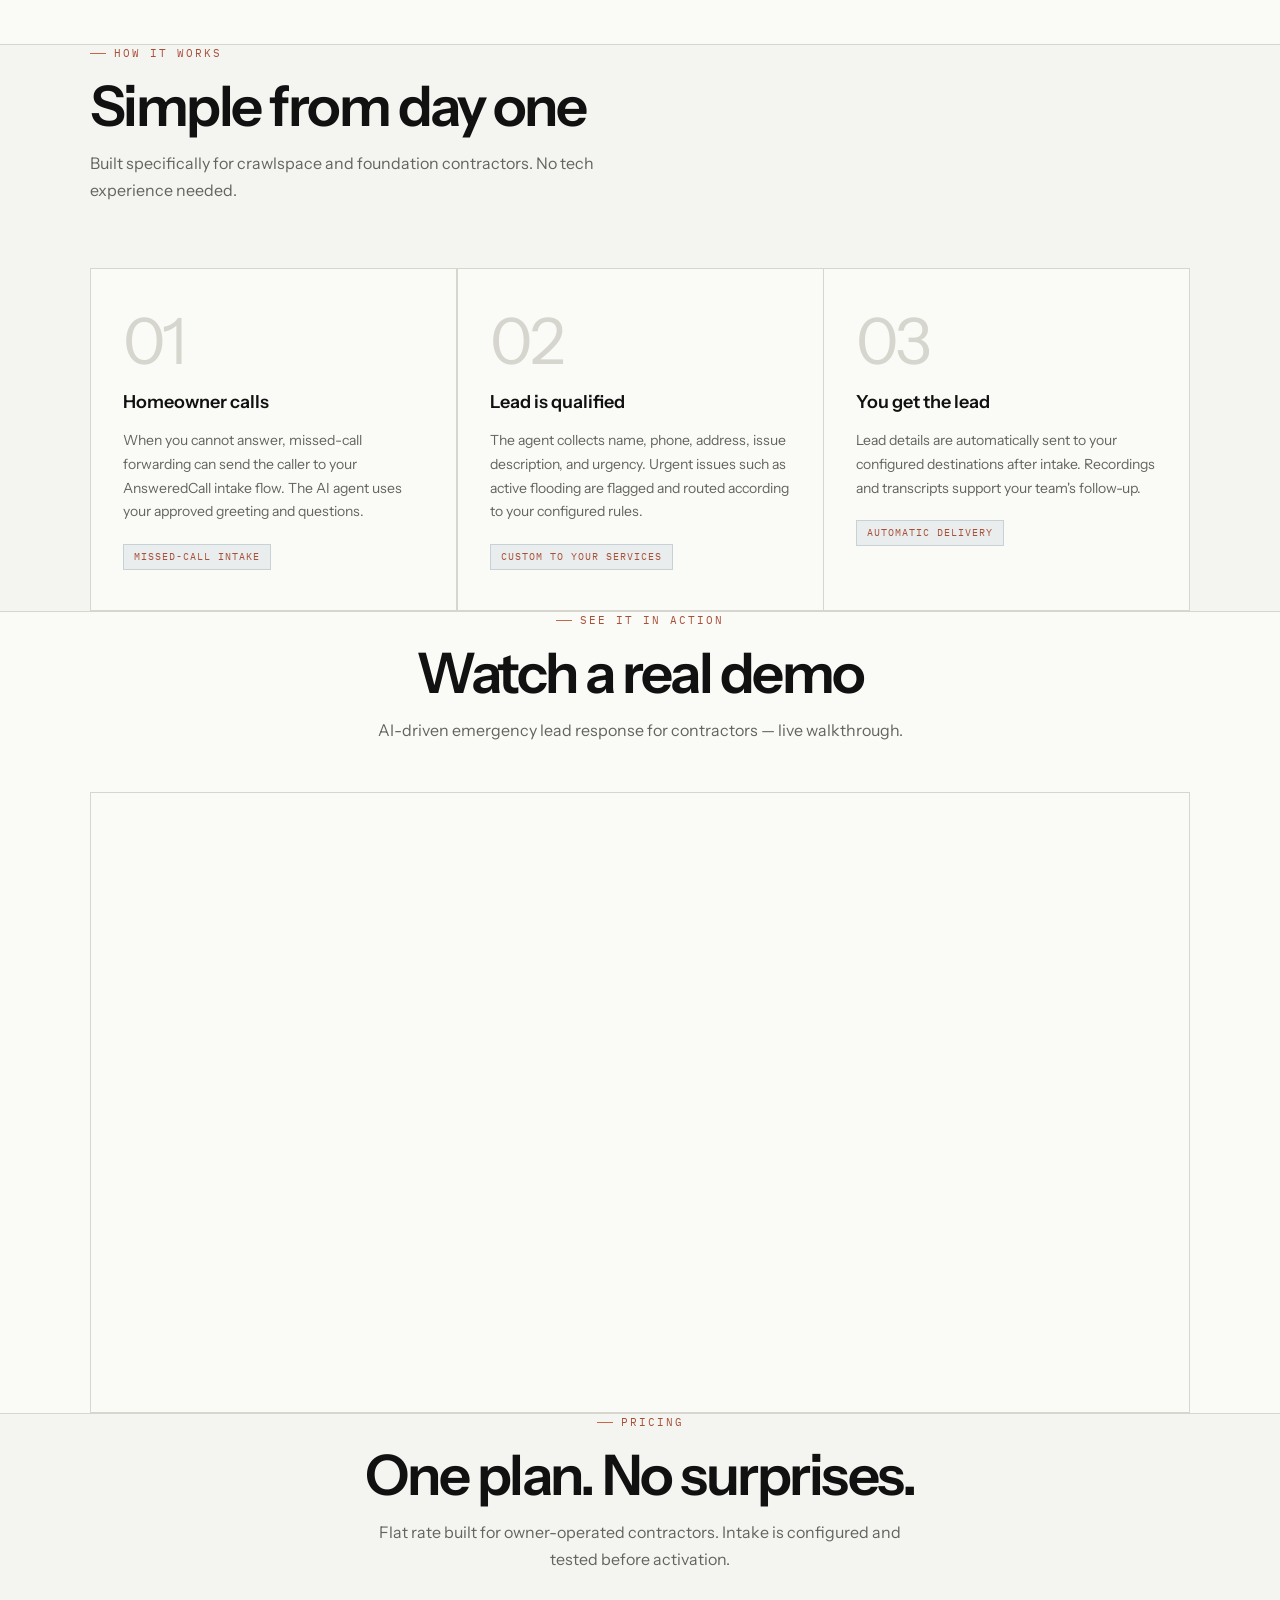
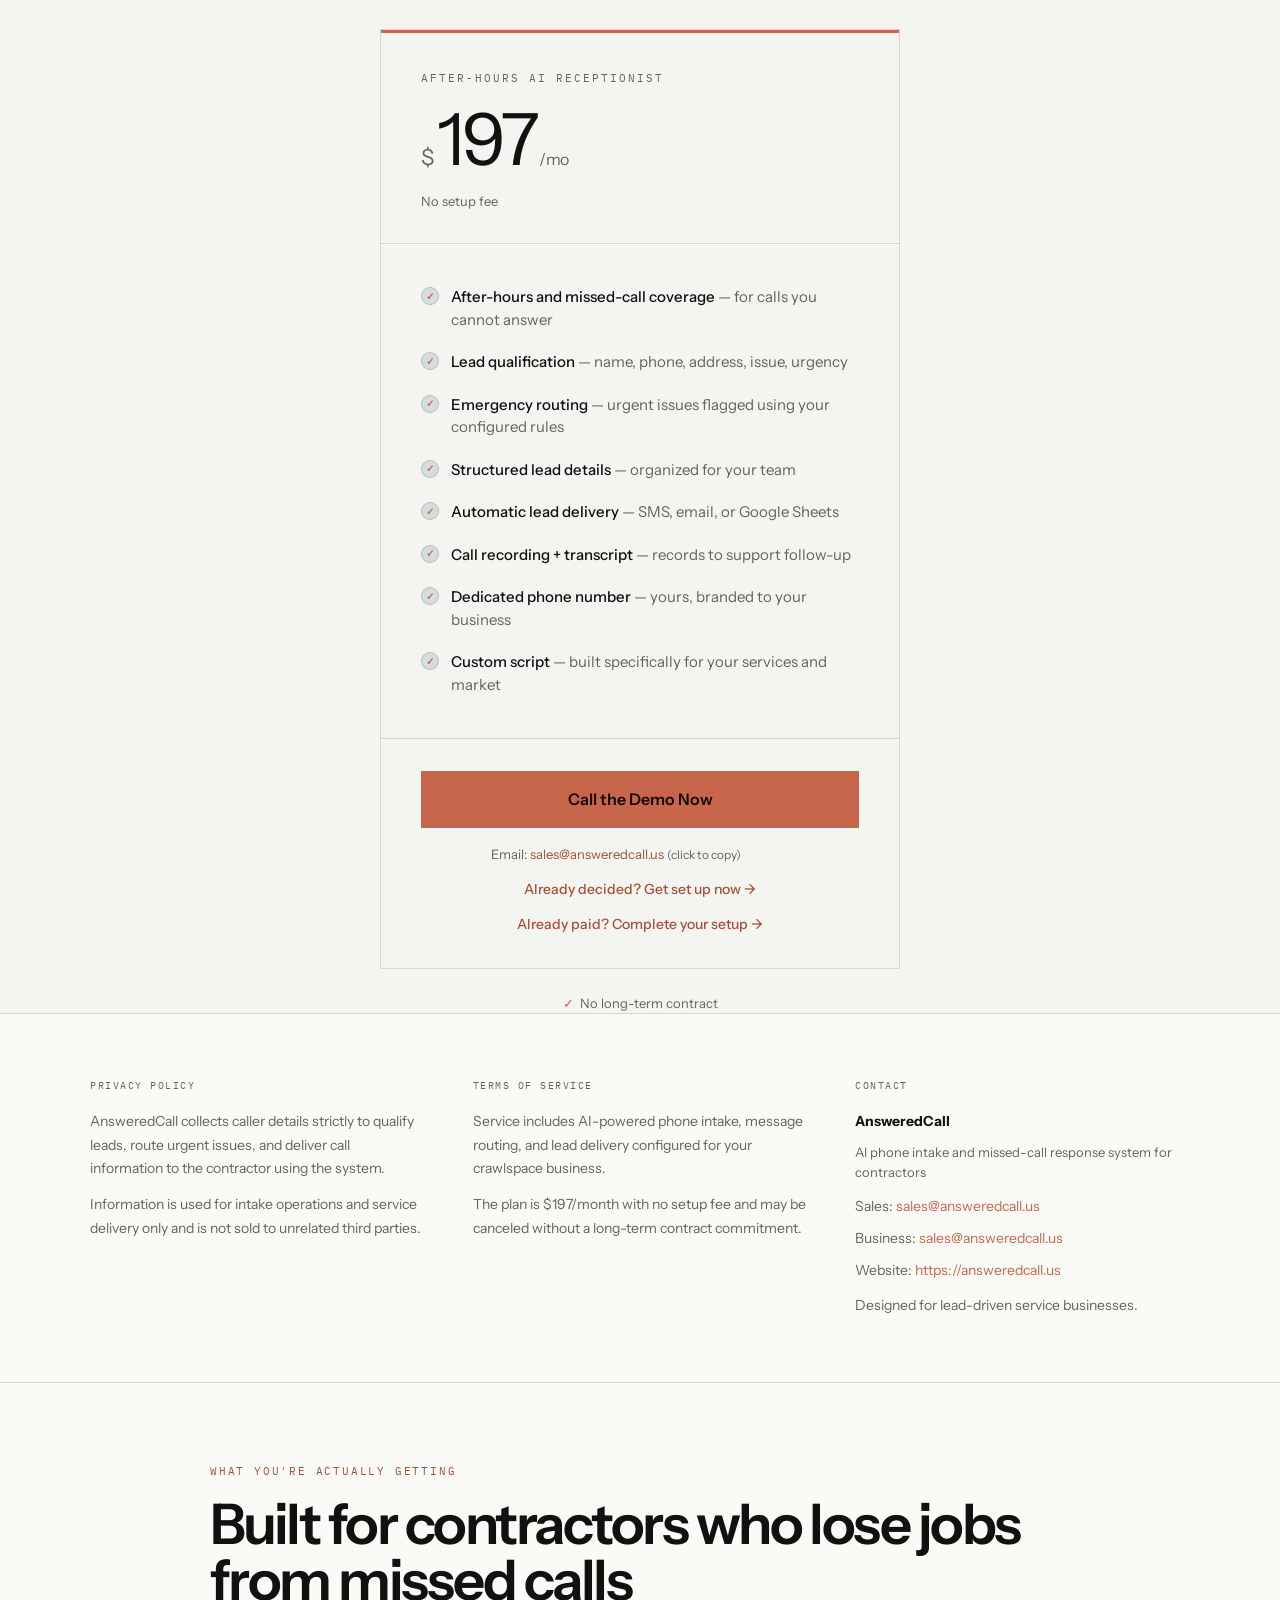
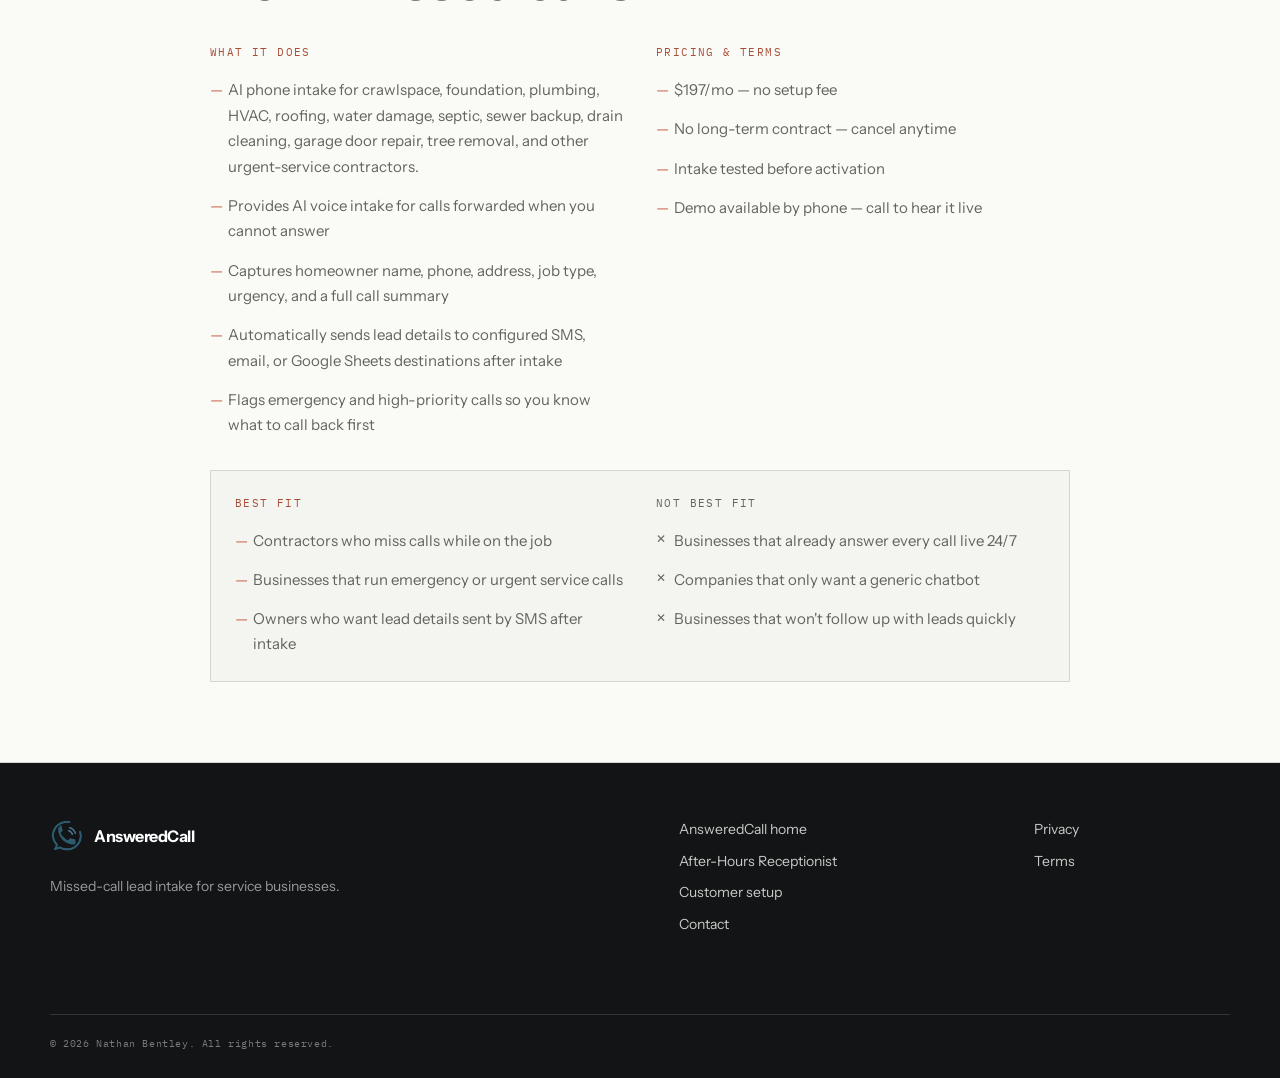
<file: phone-intake/index.html>
<!DOCTYPE html>
<html lang="en">
<head>
<meta charset="UTF-8">
<meta name="viewport" content="width=device-width, initial-scale=1.0">
  <meta name="description" content="AnsweredCall helps contractors handle calls they cannot answer, collect lead details and urgency, and automatically receive intake records." />
  <meta property="og:type" content="website" />
  <meta property="og:title" content="AnsweredCall | After-Hours Receptionist" />
  <meta property="og:description" content="Capture more of the calls you can't answer. AI voice intake built for service businesses." />
  <meta property="og:url" content="https://answeredcall.us/phone-intake" />
  <meta name="twitter:card" content="summary" />
  <meta name="twitter:title" content="AnsweredCall | After-Hours Receptionist" />
  <meta name="twitter:description" content="Capture more of the calls you can't answer. AI voice intake built for service businesses." />
  <title>AnsweredCall | After-Hours Receptionist</title>
  <link rel="icon" type="image/png" sizes="512x512" href="/favicon.png" />
  <link rel="apple-touch-icon" sizes="180x180" href="/apple-touch-icon.png" />
<style>
  .phone-intake-page *, .phone-intake-page *::before, .phone-intake-page *::after { box-sizing: border-box; margin: 0; padding: 0; }

  .phone-intake-page section[id] { scroll-margin-top: 82px; }

  /* HERO */
  .hero {
    min-height: 88vh;
    display: flex;
    align-items: center;
    padding: 5rem 2rem 4rem;
    position: relative;
    overflow: hidden;
  }

  .hero::before {
    content: '';
    position: absolute;
    top: -200px;
    right: -200px;
    width: 600px;
    height: 600px;
    background: radial-gradient(circle, rgba(45,90,111,0.08) 0%, transparent 70%);
    pointer-events: none;
  }

  .hero::after {
    content: '';
    position: absolute;
    bottom: -100px;
    left: -100px;
    width: 400px;
    height: 400px;
    background: radial-gradient(circle, rgba(245,241,232,0.9) 0%, transparent 70%);
    pointer-events: none;
  }

  .hero-inner {
    max-width: 1100px;
    margin: 0 auto;
    width: 100%;
    display: grid;
    grid-template-columns: 1fr 380px;
    gap: 5rem;
    align-items: center;
  }

  .hero-eyebrow {
    font-family: var(--mono);
    font-size: 11px;
    font-weight: 500;
    letter-spacing: 2px;
    text-transform: uppercase;
    color: var(--teal);
    margin-bottom: 1.5rem;
    display: flex;
    align-items: center;
    gap: 8px;
  }

  .hero-eyebrow::before {
    content: '';
    display: inline-block;
    width: 20px;
    height: 1px;
    background: var(--teal);
  }

  .hero-headline {
    font-family: var(--sans);
    font-size: clamp(52px, 7vw, 84px);
    line-height: 0.95;
    letter-spacing: 1px;
    color: var(--text-dark);
    margin-bottom: 1.75rem;
  }

  .hero-headline .accent {
    color: var(--teal);
    display: block;
  }

  .hero-sub {
    font-size: 17px;
    font-weight: 300;
    color: var(--text-secondary);
    line-height: 1.7;
    max-width: 520px;
    margin-bottom: 2.5rem;
  }

  .hero-sub strong {
    color: var(--text-dark);
    font-weight: 500;
  }

  .hero-cta-group {
    display: flex;
    flex-direction: column;
    gap: 12px;
    align-items: flex-start;
  }

  .btn-primary {
    display: inline-flex;
    align-items: center;
    gap: 8px;
    background: var(--teal);
    color: white;
    text-decoration: none;
    font-size: 15px;
    font-weight: 600;
    padding: 14px 28px;
    border-radius: 8px;
    transition: all 0.15s;
    letter-spacing: -0.2px;
  }

  .btn-primary:hover {
    background: var(--teal-dark);
    transform: translateY(-1px);
  }

  .btn-primary svg {
    width: 16px;
    height: 16px;
  }

  .btn-secondary {
    display: inline-flex;
    align-items: center;
    gap: 6px;
    color: var(--muted-light);
    text-decoration: none;
    font-size: 14px;
    font-weight: 400;
    transition: color 0.15s;
    padding: 4px 0;
  }

  .btn-secondary:hover { color: var(--text-dark); }

  .btn-secondary::after {
    content: '→';
    font-size: 14px;
    transition: transform 0.15s;
  }

  .btn-secondary:hover::after { transform: translateX(3px); }

  .cta-subtext {
    font-size: 13px;
    color: var(--muted);
    margin: 6px 0 4px;
    font-family: var(--sans);
    font-weight: 400;
    letter-spacing: 0.01em;
  }

  .hero-trust {
    display: flex;
    align-items: center;
    gap: 1.5rem;
    margin-top: 2rem;
    padding-top: 2rem;
    border-top: 1px solid var(--border);
  }

  .trust-item {
    display: flex;
    align-items: center;
    gap: 6px;
    font-size: 12px;
    color: var(--muted);
  }

  .trust-check {
    width: 14px;
    height: 14px;
    background: rgba(45,90,111,0.15);
    border-radius: 50%;
    display: flex;
    align-items: center;
    justify-content: center;
    flex-shrink: 0;
  }

  .trust-check::after {
    content: '✓';
    font-size: 9px;
    color: var(--teal);
    font-weight: 700;
  }

  /* HERO CARD */
  .hero-card {
    background: var(--surface);
    border: 1px solid var(--border-light);
    border-radius: 16px;
    padding: 2rem;
    position: relative;
    box-shadow: var(--shadow-soft);
  }

  .hero-card::before {
    content: '';
    position: absolute;
    top: -1px;
    left: 24px;
    right: 24px;
    height: 2px;
    background: linear-gradient(90deg, transparent, var(--teal), transparent);
  }

  .card-label {
    font-family: var(--mono);
    font-size: 10px;
    letter-spacing: 1.5px;
    text-transform: uppercase;
    color: var(--muted);
    margin-bottom: 1.25rem;
  }

  .card-feature {
    display: flex;
    align-items: flex-start;
    gap: 10px;
    padding: 10px 0;
    border-bottom: 1px solid var(--border);
  }

  .card-feature:last-child { border-bottom: none; }

  .card-feature-dot {
    width: 6px;
    height: 6px;
    border-radius: 50%;
    background: var(--teal);
    margin-top: 6px;
    flex-shrink: 0;
  }

  .card-feature-text {
    font-size: 14px;
    color: var(--text-secondary);
    line-height: 1.5;
  }

  .card-feature-text strong {
    color: var(--text-dark);
    font-weight: 500;
    display: block;
    font-size: 14px;
  }

  .priority-badge-row {
    display: flex;
    flex-wrap: wrap;
    gap: 8px;
    margin-top: 10px;
  }

  .priority-high,
  .priority-medium,
  .priority-low {
    display: inline-flex;
    align-items: center;
    padding: 4px 10px;
    border-radius: 999px;
    border: 1px solid;
    font-family: var(--mono);
    font-size: 10px;
    font-weight: 700;
    letter-spacing: 0.8px;
    line-height: 1;
    text-transform: uppercase;
  }

  .priority-high {
    background: rgba(45, 90, 111, 0.12);
    border-color: rgba(45, 90, 111, 0.22);
    color: var(--teal-dark);
  }

  .priority-medium {
    background: var(--cream);
    border-color: var(--border);
    color: var(--teal);
  }

  .priority-low {
    background: var(--surface-muted);
    border-color: var(--border-light);
    color: var(--text-secondary);
  }

  /* STATS BAR */
  .stats-bar {
    background: var(--off-white);
    border-top: 1px solid var(--border);
    border-bottom: 1px solid var(--border);
    padding: 2.5rem 2rem;
  }

  .stats-inner {
    max-width: 1100px;
    margin: 0 auto;
    display: grid;
    grid-template-columns: repeat(3, 1fr);
    gap: 2rem;
    text-align: center;
  }

  .stat-number {
    font-family: var(--sans);
    font-size: 48px;
    color: var(--teal);
    line-height: 1;
    margin-bottom: 6px;
  }

  .stat-label {
    font-size: 13px;
    color: var(--muted);
    font-weight: 400;
  }

  /* SECTION SHARED */
  section {
    padding: 5rem 2rem;
  }

  .section-inner {
    max-width: 1100px;
    margin: 0 auto;
  }

  .section-eyebrow {
    font-family: var(--mono);
    font-size: 11px;
    letter-spacing: 2px;
    text-transform: uppercase;
    color: var(--teal);
    margin-bottom: 1rem;
    display: flex;
    align-items: center;
    gap: 8px;
  }

  .section-eyebrow::before {
    content: '';
    display: inline-block;
    width: 16px;
    height: 1px;
    background: var(--teal);
  }

  .section-title {
    font-family: var(--sans);
    font-size: clamp(36px, 5vw, 56px);
    line-height: 1;
    color: var(--text-dark);
    margin-bottom: 1rem;
  }

  .section-sub {
    font-size: 16px;
    color: var(--text-secondary);
    max-width: 560px;
    font-weight: 300;
    line-height: 1.7;
  }

  /* HOW IT WORKS */
  .how-grid {
    display: grid;
    grid-template-columns: repeat(3, 1fr);
    gap: 1.5px;
    margin-top: 4rem;
    background: var(--border);
    border: 1px solid var(--border);
    border-radius: 12px;
    overflow: hidden;
  }

  .how-step {
    background: var(--off-white);
    padding: 2.5rem 2rem;
    position: relative;
  }

  .step-number {
    font-family: var(--sans);
    font-size: 64px;
    color: var(--border-light);
    line-height: 1;
    margin-bottom: 1rem;
    display: block;
  }

  .step-title {
    font-family: var(--sans);
    font-size: 18px;
    font-weight: 600;
    color: var(--text-dark);
    margin-bottom: 0.75rem;
  }

  .step-body {
    font-size: 14px;
    color: var(--text-secondary);
    line-height: 1.7;
    font-weight: 300;
  }

  .step-tag {
    display: inline-block;
    margin-top: 1.25rem;
    font-family: var(--mono);
    font-size: 10px;
    letter-spacing: 1px;
    text-transform: uppercase;
    color: var(--teal-dark);
    background: rgba(45,90,111,0.08);
    border: 1px solid rgba(45,90,111,0.18);
    padding: 4px 10px;
    border-radius: 4px;
  }

  /* VIDEO */
  .video-section {
    background: var(--off-white);
    border-top: 1px solid var(--border);
    border-bottom: 1px solid var(--border);
  }

  .video-header {
    text-align: center;
    margin-bottom: 3rem;
  }

  .video-wrapper {
    position: relative;
    padding-bottom: 56.25%;
    height: 0;
    min-height: 300px;
    border-radius: 12px;
    overflow: hidden;
    border: 1px solid var(--border-light);
  }

  .video-wrapper iframe {
    position: absolute;
    top: 0; left: 0;
    width: 100%; height: 100%;
  }

  /* PRICING */
  .pricing-section {
    background: var(--white);
  }

  .pricing-header {
    text-align: center;
    margin-bottom: 3.5rem;
  }

  .pricing-card {
    max-width: 520px;
    margin: 0 auto;
    background: var(--surface);
    border: 1px solid var(--border-light);
    border-radius: 16px;
    overflow: hidden;
    position: relative;
  }

  .pricing-card::before {
    content: '';
    position: absolute;
    top: 0;
    left: 0;
    right: 0;
    height: 3px;
    background: linear-gradient(90deg, var(--teal), var(--teal-light));
  }

  .pricing-card-header {
    padding: 2.5rem 2.5rem 2rem;
    border-bottom: 1px solid var(--border);
  }

  .pricing-plan-name {
    font-family: var(--mono);
    font-size: 11px;
    letter-spacing: 2px;
    text-transform: uppercase;
    color: var(--muted);
    margin-bottom: 1rem;
  }

  .pricing-price {
    display: flex;
    align-items: baseline;
    gap: 4px;
    margin-bottom: 6px;
  }

  .price-dollar {
    font-family: var(--sans);
    font-size: 22px;
    color: var(--muted-light);
    margin-bottom: 10px;
  }

  .price-amount {
    font-family: var(--sans);
    font-size: 72px;
    color: var(--text-dark);
    line-height: 1;
  }

  .price-period {
    font-size: 16px;
    color: var(--muted);
    font-weight: 300;
  }

  .price-setup {
    font-size: 13px;
    color: var(--muted);
    font-weight: 300;
  }

  .price-setup span {
    color: var(--teal);
    font-weight: 500;
  }

  .pricing-features {
    padding: 2rem 2.5rem;
    border-bottom: 1px solid var(--border);
  }

  .pricing-feature {
    display: flex;
    align-items: flex-start;
    gap: 12px;
    padding: 10px 0;
  }

  .feature-check {
    width: 18px;
    height: 18px;
    border-radius: 50%;
    background: rgba(45,90,111,0.15);
    border: 1px solid rgba(45,90,111,0.22);
    display: flex;
    align-items: center;
    justify-content: center;
    flex-shrink: 0;
    margin-top: 1px;
  }

  .feature-check::after {
    content: '✓';
    font-size: 10px;
    color: var(--teal);
    font-weight: 700;
  }

  .feature-text {
    font-size: 15px;
    color: var(--text-secondary);
    line-height: 1.5;
  }

  .feature-text strong {
    color: var(--text-dark);
    font-weight: 500;
  }

  .pricing-cta {
    padding: 2rem 2.5rem;
    text-align: center;
  }

  .btn-pricing {
    display: block;
    width: 100%;
    background: var(--teal);
    color: white;
    text-decoration: none;
    font-size: 16px;
    font-weight: 600;
    padding: 16px;
    border-radius: 8px;
    text-align: center;
    transition: all 0.15s;
    margin-bottom: 16px;
  }

  .btn-pricing:hover {
    background: var(--teal-dark);
    transform: translateY(-1px);
  }

  .pricing-demo-note {
    font-size: 13px;
    color: var(--muted);
  }

  .pricing-demo-note a {
    color: var(--teal);
    text-decoration: none;
  }

  .pricing-demo-note a:hover {
    text-decoration: underline;
  }

  .copy-email-hint {
    color: var(--muted-light);
    font-size: 0.92em;
  }

  .copy-email {
    cursor: pointer;
  }

  .copy-toast {
    display: inline-block;
    margin-left: 6px;
    font-size: 11px;
    color: var(--teal);
    opacity: 0;
    transition: opacity 0.3s;
    font-family: var(--mono);
  }
  .copy-toast.show { opacity: 1; }

  .pricing-guarantee {
    text-align: center;
    margin-top: 1.5rem;
    font-size: 13px;
    color: var(--muted);
    display: flex;
    align-items: center;
    justify-content: center;
    gap: 6px;
  }

  .pricing-secondary-cta {
    display: block;
    text-align: center;
    margin-top: 14px;
    font-size: 14px;
    color: var(--teal);
    text-decoration: none;
    transition: color 0.15s;
    font-weight: 500;
  }

  .pricing-secondary-cta:hover { color: var(--teal-dark); }


  /* RESPONSIVE */
  @media (max-width: 900px) {
    .hero-inner {
      grid-template-columns: 1fr;
      gap: 3rem;
    }

    .hero-card { display: none; }

    .how-grid {
      grid-template-columns: 1fr;
    }

    .stats-inner {
      grid-template-columns: repeat(3, 1fr);
      gap: 1rem;
    }

    .stat-number { font-size: 36px; }

  }

  @media (max-width: 600px) {
    .hero { padding: 3rem 1rem; }
    section { padding: 3.5rem 1rem; }
    .stats-inner { grid-template-columns: 1fr; text-align: left; }
    .hero-trust { flex-direction: column; align-items: flex-start; gap: 0.75rem; }
    .legal-grid { grid-template-columns: 1fr !important; gap: 2rem !important; }
  }

  /* DEMO CAPTURE */
  .demo-capture-section {
    background: var(--off-white);
    border-top: 1px solid var(--border);
    border-bottom: 1px solid var(--border);
    padding: 4rem 2rem;
  }

  .demo-capture-card {
    max-width: 560px;
    margin: 0 auto;
    text-align: center;
  }

  .demo-capture-title {
    font-family: var(--sans);
    font-size: clamp(30px, 4vw, 44px);
    color: var(--text-dark);
    line-height: 1.05;
    margin-bottom: 2rem;
  }

  .lead-form-card {
    background: var(--surface);
    border: 1px solid var(--border-light);
    border-radius: 16px;
    padding: 2rem;
    text-align: left;
    box-shadow: var(--shadow-soft);
  }

  .lead-form-copy {
    font-size: 15px;
    color: var(--text-secondary);
    line-height: 1.7;
    margin-bottom: 1.5rem;
    font-weight: 300;
  }


  .demo-phone-number {
    display: inline-block;
    font-family: var(--sans);
    font-size: clamp(42px, 8vw, 64px);
    color: var(--teal);
    text-decoration: none;
    letter-spacing: 2px;
    line-height: 1;
    transition: color 0.15s;
  }

  .demo-phone-number:hover { color: var(--teal-dark); }

  @media (max-width: 600px) {
    .demo-fields { flex-direction: column; }
  }


  /* ANIMATIONS */
  @keyframes fadeUp {
    from { opacity: 0; transform: translateY(20px); }
    to { opacity: 1; transform: translateY(0); }
  }

  .hero-eyebrow { animation: fadeUp 0.5s ease both; }
  .hero-headline { animation: fadeUp 0.5s ease 0.1s both; }
  .hero-sub { animation: fadeUp 0.5s ease 0.2s both; }
  .hero-cta-group { animation: fadeUp 0.5s ease 0.3s both; }
  .hero-trust { animation: fadeUp 0.5s ease 0.4s both; }
  .hero-card { animation: fadeUp 0.5s ease 0.2s both; }

  .tl-section {
    background: var(--off-white);
    border-top: 1px solid var(--border);
    border-bottom: 1px solid var(--border);
    padding: 80px 24px;
  }

  .tl-inner {
    max-width: 860px;
    margin: 0 auto;
  }

  .tl-eyebrow {
    font-family: var(--mono);
    font-size: 11px;
    letter-spacing: 1.8px;
    text-transform: uppercase;
    color: var(--teal);
    margin-bottom: 1rem;
  }

  .tl-title {
    font-family: var(--sans);
    font-size: clamp(36px, 5vw, 56px);
    line-height: 1;
    color: var(--text-dark);
    margin-bottom: 2.25rem;
  }

  .tl-grid {
    display: grid;
    grid-template-columns: repeat(2, minmax(0, 1fr));
    gap: 2rem;
  }

  .tl-column-label {
    font-family: var(--mono);
    font-size: 11px;
    letter-spacing: 1.4px;
    text-transform: uppercase;
    color: var(--teal);
    margin-bottom: 1rem;
  }

  .tl-list {
    list-style: none;
    display: grid;
    gap: 0.85rem;
  }

  .tl-list li {
    position: relative;
    padding-left: 1.1rem;
    font-family: var(--sans);
    font-size: 15px;
    line-height: 1.7;
    color: var(--text-secondary);
  }

  .tl-list li::before {
    content: '\2014';
    position: absolute;
    left: 0;
    top: 0;
    color: var(--teal);
  }

  .tl-fit-box {
    display: grid;
    grid-template-columns: repeat(2, minmax(0, 1fr));
    gap: 2rem;
    margin-top: 2rem;
    padding: 1.5rem;
    border: 1px solid var(--border);
    border-radius: 14px;
    background: var(--white);
  }

  .tl-fit-label {
    font-family: var(--mono);
    font-size: 11px;
    letter-spacing: 1.4px;
    text-transform: uppercase;
    margin-bottom: 1rem;
  }

  .tl-fit-label-best {
    color: var(--teal);
  }

  .tl-fit-label-not {
    color: var(--text-secondary);
  }

  .tl-list-x li::before {
    content: '\2715';
    color: var(--text-secondary);
    font-size: 12px;
    top: 0.1rem;
  }

  @media (max-width: 640px) {
    .tl-grid,
    .tl-fit-box {
      grid-template-columns: 1fr;
    }
  }
</style>
<link href="https://fonts.googleapis.com/css2?family=IBM+Plex+Mono:wght@400;500&family=Instrument+Sans:wdth,wght@75..100,400..700&display=swap" rel="stylesheet">
<link rel="stylesheet" href="/assets/css/site.css">
</head>
<body class="site-page phone-intake-page">
<a class="skip-link" href="#main">Skip to content</a>
<header class="site-header"><div class="shell nav-wrap">
  <a href="/" class="brand" aria-label="AnsweredCall home"><img src="/assets/answeredcall-mark.png" alt="" width="34" height="34"><span>AnsweredCall</span></a>
  <button class="menu-toggle" type="button" aria-expanded="false" aria-controls="site-nav"><span class="sr-only">Open navigation</span><span></span><span></span></button>
  <nav class="site-nav" id="site-nav" aria-label="Primary navigation"><a href="/">Home</a><a href="/phone-intake/">After-Hours Receptionist</a><a href="/onboarding/">Customer setup</a><a class="nav-action" href="mailto:sales@answeredcall.us">Contact</a></nav>
</div></header>

<!-- HERO -->
<main id="main">
<section class="hero">
  <div class="hero-inner">
    <div class="hero-content">
      <p class="hero-eyebrow">Your After-Hours AI Receptionist</p>
      <h1 class="hero-headline">
        A Missed Call<br>
        <span class="accent">Can Become<br>a Missed Job</span>
      </h1>
      <p class="hero-sub">
        You're on a job. Your phone rings. No one answers. <strong>That homeowner may call your competitor.</strong>
        AnsweredCall helps handle calls you cannot answer, collects lead details and urgency, and automatically sends the intake to your configured destinations.
      </p>
      <div class="hero-cta-group">
        <a href="#demo-form-section" class="btn-primary cta-button">
          <svg viewBox="0 0 24 24" fill="none" stroke="currentColor" stroke-width="2.5"><path d="M8 12h.01M12 12h.01M16 12h.01M21 12c0 4.418-4.03 8-9 8a9.863 9.863 0 01-4.255-.949L3 20l1.395-3.72C3.512 15.042 3 13.574 3 12c0-4.418 4.03-8 9-8s9 3.582 9 8z"/></svg>
          Call the Demo Now
        </a>
        <p class="cta-subtext">Call to hear the intake in action.</p>
      </div>
      <div class="hero-trust">
        <div class="trust-item">
          <div class="trust-check"></div>
          Test before activation
        </div>
        <div class="trust-item">
          <div class="trust-check"></div>
          No long-term contract
        </div>
        <div class="trust-item">
          <div class="trust-check"></div>
          Fast setup
        </div>
      </div>
    </div>
    <div class="hero-card">
      <p class="card-label">What it captures</p>
      <div class="card-feature">
        <div class="card-feature-dot"></div>
        <div class="card-feature-text">
          <strong>Homeowner name + phone</strong>
          Caller details collected during intake
        </div>
      </div>
      <div class="card-feature">
        <div class="card-feature-dot"></div>
        <div class="card-feature-text">
          <strong>Address + issue description</strong>
          Moisture, mold, structural — qualified upfront
        </div>
      </div>
      <div class="card-feature">
        <div class="card-feature-dot"></div>
        <div class="card-feature-text">
          <strong>Urgency level</strong>
          Active flooding flagged as emergency
          <div class="priority-badge-row" aria-label="Priority examples">
            <span class="priority-high">High Priority</span>
            <span class="priority-medium">Medium Priority</span>
            <span class="priority-low">Low Priority</span>
          </div>
        </div>
      </div>
      <div class="card-feature">
        <div class="card-feature-dot"></div>
        <div class="card-feature-text">
          <strong>Delivered automatically</strong>
          SMS, email, or Google Sheets — your choice
        </div>
      </div>
      <div class="card-feature">
        <div class="card-feature-dot"></div>
        <div class="card-feature-text">
          <strong>Call recording + transcript</strong>
          A record to support your follow-up
        </div>
      </div>
    </div>
  </div>
</section>

<!-- STATS BAR -->
<div class="stats-bar">
  <div class="stats-inner">
    <div>
      <div class="stat-number">Lead intake</div>
      <div class="stat-label">A missed call can represent a real sales opportunity</div>
    </div>
    <div>
      <div class="stat-number">After hours</div>
      <div class="stat-label">Intake for after-hours calls</div>
    </div>
    <div>
      <div class="stat-number">AI voice</div>
      <div class="stat-label">Configured for your intake questions</div>
    </div>
  </div>
</div>

<!-- EMAIL CAPTURE / DEMO NUMBER -->
<section class="demo-capture-section" id="demo-form-section">
  <div class="section-inner">
    <div class="demo-capture-card">
      <p class="section-eyebrow" style="justify-content: center;">Try It Right Now — Call the Demo</p>
      <h2 class="demo-capture-title">Try It Right Now — Call the Demo</h2>
      <!-- FORM HERE -->
      <div class="lead-form-card" id="demo">
        <p class="lead-form-copy">Call this number right now. Act like a homeowner with a wet crawlspace. Hear an example of AI voice intake, live.</p>
        <div style="text-align:center; padding: 1.5rem 0 1rem;">
          <a href="tel:+19125560216" class="demo-phone-number">+1 (912) 556-0216</a>
        </div>
        <p style="text-align:center; font-size:13px; color:var(--muted); margin-top:0.5rem;">
          Try: "I've got water coming into my crawlspace" · "I smell mold under my house"
        </p>
      </div>
    </div>
  </div>
</section>

<!-- HOW IT WORKS -->
<section>
  <div class="section-inner">
    <p class="section-eyebrow">How it works</p>
    <h2 class="section-title">Simple from day one</h2>
    <p class="section-sub">Built specifically for crawlspace and foundation contractors. No tech experience needed.</p>
    <div class="how-grid">
      <div class="how-step">
        <span class="step-number">01</span>
        <div class="step-title">Homeowner calls</div>
        <p class="step-body">When you cannot answer, missed-call forwarding can send the caller to your AnsweredCall intake flow. The AI agent uses your approved greeting and questions.</p>
        <span class="step-tag">Missed-call intake</span>
      </div>
      <div class="how-step">
        <span class="step-number">02</span>
        <div class="step-title">Lead is qualified</div>
        <p class="step-body">The agent collects name, phone, address, issue description, and urgency. Urgent issues such as active flooding are flagged and routed according to your configured rules.</p>
        <span class="step-tag">Custom to your services</span>
      </div>
      <div class="how-step">
        <span class="step-number">03</span>
        <div class="step-title">You get the lead</div>
        <p class="step-body">Lead details are automatically sent to your configured destinations after intake. Recordings and transcripts support your team's follow-up.</p>
        <span class="step-tag">Automatic delivery</span>
      </div>
    </div>
  </div>
</section>

<!-- VIDEO -->
<section class="video-section">
  <div class="section-inner">
    <div class="video-header">
      <p class="section-eyebrow" style="justify-content: center;">See it in action</p>
      <h2 class="section-title">Watch a real demo</h2>
      <p class="section-sub" style="margin: 0 auto; text-align: center;">AI-driven emergency lead response for contractors — live walkthrough.</p>
    </div>
    <div class="video-wrapper">
      <iframe
        src="https://www.loom.com/embed/12f3e330331041a691b1dd29a1fb21e3"
        frameborder="0"
        webkitallowfullscreen
        mozallowfullscreen
        allowfullscreen
        title="AnsweredCall Demo">
      </iframe>
    </div>
  </div>
</section>

<!-- PRICING -->
<section class="pricing-section" id="pricing">
  <div class="section-inner">
    <div class="pricing-header">
      <p class="section-eyebrow" style="justify-content: center;">Pricing</p>
      <h2 class="section-title">One plan. No surprises.</h2>
      <p class="section-sub" style="margin: 0 auto; text-align: center;">Flat rate built for owner-operated contractors. Intake is configured and tested before activation.</p>
    </div>
    <div class="pricing-card">
      <div class="pricing-card-header">
        <p class="pricing-plan-name">After-Hours AI Receptionist</p>
        <div class="pricing-price">
          <span class="price-dollar">$</span>
          <span class="price-amount">197</span>
          <span class="price-period">/mo</span>
        </div>
        <p class="price-setup">No setup fee</p>
      </div>
      <div class="pricing-features">
        <div class="pricing-feature">
          <div class="feature-check"></div>
          <span class="feature-text"><strong>After-hours and missed-call coverage</strong> — for calls you cannot answer</span>
        </div>
        <div class="pricing-feature">
          <div class="feature-check"></div>
          <span class="feature-text"><strong>Lead qualification</strong> — name, phone, address, issue, urgency</span>
        </div>
        <div class="pricing-feature">
          <div class="feature-check"></div>
          <span class="feature-text"><strong>Emergency routing</strong> — urgent issues flagged using your configured rules</span>
        </div>
        <div class="pricing-feature">
          <div class="feature-check"></div>
          <span class="feature-text"><strong>Structured lead details</strong> — organized for your team</span>
        </div>
        <div class="pricing-feature">
          <div class="feature-check"></div>
          <span class="feature-text"><strong>Automatic lead delivery</strong> — SMS, email, or Google Sheets</span>
        </div>
        <div class="pricing-feature">
          <div class="feature-check"></div>
          <span class="feature-text"><strong>Call recording + transcript</strong> — records to support follow-up</span>
        </div>
        <div class="pricing-feature">
          <div class="feature-check"></div>
          <span class="feature-text"><strong>Dedicated phone number</strong> — yours, branded to your business</span>
        </div>
        <div class="pricing-feature">
          <div class="feature-check"></div>
          <span class="feature-text"><strong>Custom script</strong> — built specifically for your services and market</span>
        </div>
      </div>
      <div class="pricing-cta">
        <a href="#demo-form-section" class="btn-pricing">
          Call the Demo Now
        </a>
        <p class="pricing-demo-note">
          Email: <a href="#" class="copy-email" data-email="sales@answeredcall.us">sales@answeredcall.us</a> <span class="copy-email-hint">(click to copy)</span><span class="copy-toast" id="toast-pricing">copied</span>
        </p>
        <a href="https://buy.stripe.com/5kQ9AS1Ym6HbcQu2I77kc0b" target="_blank" rel="noopener" class="pricing-secondary-cta">
          Already decided? Get set up now →
        </a>
        <a href="/onboarding/" class="pricing-secondary-cta">Already paid? Complete your setup →</a>
      </div>
    </div>
    <p class="pricing-guarantee">
      <span style="color: var(--teal);">✓</span>
      No long-term contract
    </p>
  </div>
</section>

<!-- LEGAL / CONTACT -->
<section style="background: var(--off-white); border-top: 1px solid var(--border); padding: 4rem 2rem;">
  <div class="section-inner legal-grid" style="display: grid; grid-template-columns: repeat(3, 1fr); gap: 3rem;">
    <article id="privacy">
      <p style="font-family: var(--mono); font-size: 10px; letter-spacing: 1.5px; text-transform: uppercase; color: var(--muted); margin-bottom: 1rem;">Privacy Policy</p>
      <p style="font-size: 14px; color: var(--text-secondary); line-height: 1.7; margin-bottom: 0.75rem;">AnsweredCall collects caller details strictly to qualify leads, route urgent issues, and deliver call information to the contractor using the system.</p>
      <p style="font-size: 14px; color: var(--text-secondary); line-height: 1.7;">Information is used for intake operations and service delivery only and is not sold to unrelated third parties.</p>
    </article>
    <article id="terms">
      <p style="font-family: var(--mono); font-size: 10px; letter-spacing: 1.5px; text-transform: uppercase; color: var(--muted); margin-bottom: 1rem;">Terms of Service</p>
      <p style="font-size: 14px; color: var(--text-secondary); line-height: 1.7; margin-bottom: 0.75rem;">Service includes AI-powered phone intake, message routing, and lead delivery configured for your crawlspace business.</p>
      <p style="font-size: 14px; color: var(--text-secondary); line-height: 1.7;">The plan is $197/month with no setup fee and may be canceled without a long-term contract commitment.</p>
    </article>
    <article id="contact">
      <p style="font-family: var(--mono); font-size: 10px; letter-spacing: 1.5px; text-transform: uppercase; color: var(--muted); margin-bottom: 1rem;">Contact</p>
      <p style="font-size: 14px; color: var(--text-secondary); line-height: 1.7; margin-bottom: 0.5rem;"><strong style="color: var(--text-dark);">AnsweredCall</strong></p>
      <p style="font-size: 13px; color: var(--muted); line-height: 1.6; margin-bottom: 0.75rem;">AI phone intake and missed-call response system for contractors</p>
      <p style="font-size: 14px; color: var(--text-secondary); line-height: 1.7; margin-bottom: 0.5rem;">Sales: <a href="#" class="copy-email" data-email="sales@answeredcall.us" style="color: var(--teal); text-decoration: none;">sales@answeredcall.us</a><span class="copy-toast">copied</span></p>
      <p style="font-size: 14px; color: var(--text-secondary); line-height: 1.7; margin-bottom: 0.5rem;">Business: <a href="mailto:sales@answeredcall.us" style="color: var(--teal); text-decoration: none;">sales@answeredcall.us</a></p>
      <p style="font-size: 14px; color: var(--text-secondary); line-height: 1.7; margin-bottom: 0.75rem;">Website: <a href="https://answeredcall.us" style="color: var(--teal); text-decoration: none;">https://answeredcall.us</a></p>
      <p style="font-size: 14px; color: var(--text-secondary); line-height: 1.7;">Designed for lead-driven service businesses.</p>
    </article>
  </div>
</section>

<section class="tl-section" aria-labelledby="truth-layer-title">
  <div class="tl-inner">
    <p class="tl-eyebrow">What You're Actually Getting</p>
    <h2 class="tl-title" id="truth-layer-title">Built for contractors who lose jobs from missed calls</h2>

    <div class="tl-grid">
      <div>
        <p class="tl-column-label">What it does</p>
        <ul class="tl-list">
          <li>AI phone intake for crawlspace, foundation, plumbing, HVAC, roofing, water damage, septic, sewer backup, drain cleaning, garage door repair, tree removal, and other urgent-service contractors.</li>
          <li>Provides AI voice intake for calls forwarded when you cannot answer</li>
          <li>Captures homeowner name, phone, address, job type, urgency, and a full call summary</li>
          <li>Automatically sends lead details to configured SMS, email, or Google Sheets destinations after intake</li>
          <li>Flags emergency and high-priority calls so you know what to call back first</li>
        </ul>
      </div>

      <div>
        <p class="tl-column-label">Pricing &amp; terms</p>
        <ul class="tl-list">
          <li>$197/mo — no setup fee</li>
          <li>No long-term contract — cancel anytime</li>
          <li>Intake tested before activation</li>
          <li>Demo available by phone — call to hear it live</li>
        </ul>
      </div>
    </div>

    <div class="tl-fit-box">
      <div>
        <p class="tl-fit-label tl-fit-label-best">Best fit</p>
        <ul class="tl-list">
          <li>Contractors who miss calls while on the job</li>
          <li>Businesses that run emergency or urgent service calls</li>
          <li>Owners who want lead details sent by SMS after intake</li>
        </ul>
      </div>

      <div>
        <p class="tl-fit-label tl-fit-label-not">Not best fit</p>
        <ul class="tl-list tl-list-x">
          <li>Businesses that already answer every call live 24/7</li>
          <li>Companies that only want a generic chatbot</li>
          <li>Businesses that won't follow up with leads quickly</li>
        </ul>
      </div>
    </div>
  </div>
</section>
</main>

<!-- FOOTER -->
<footer class="site-footer"><div class="shell footer-grid"><div class="footer-brand"><a href="/" class="brand"><img src="/assets/answeredcall-mark.png" alt="" width="32" height="32"><span>AnsweredCall</span></a><p>Missed-call lead intake for service businesses.</p></div><div class="footer-links"><a href="/">AnsweredCall home</a><a href="/phone-intake/">After-Hours Receptionist</a><a href="/onboarding/">Customer setup</a><a href="mailto:sales@answeredcall.us">Contact</a></div><div class="footer-links"><a href="/privacy-policy/">Privacy</a><a href="/terms/">Terms</a></div><p class="footer-legal">© 2026 Nathan Bentley. All rights reserved.</p></div></footer>

<script src="/script.js"></script>
<script>
  function showCopyToast(el) {
    var toast = el.parentElement && el.parentElement.querySelector('.copy-toast');
    if (!toast) {
      toast = el.closest('.pricing-demo-note') && el.closest('.pricing-demo-note').querySelector('.copy-toast');
    }
    if (!toast) {
      toast = document.querySelector('.copy-toast');
    }
    if (toast) {
      toast.classList.add('show');
      setTimeout(function() {
        toast.classList.remove('show');
      }, 2000);
    }
  }

  function copyWithExecCommand(text) {
    var textarea = document.createElement('textarea');
    textarea.value = text;
    textarea.setAttribute('readonly', '');
    textarea.setAttribute('aria-hidden', 'true');
    textarea.style.position = 'fixed';
    textarea.style.top = '-9999px';
    textarea.style.left = '-9999px';

    document.body.appendChild(textarea);
    textarea.focus();
    textarea.select();

    var copied = false;

    try {
      copied = document.execCommand('copy');
    } catch (error) {
      copied = false;
    }

    document.body.removeChild(textarea);
    return copied;
  }

  function copyEmail(email) {
    if (navigator.clipboard && typeof navigator.clipboard.writeText === 'function') {
      return navigator.clipboard.writeText(email).then(function() {
        return true;
      }).catch(function() {
        return copyWithExecCommand(email);
      });
    }

    return Promise.resolve(copyWithExecCommand(email));
  }

  // Copy email to clipboard
  document.querySelectorAll('.copy-email').forEach(function(el) {
    el.addEventListener('click', function(e) {
      e.preventDefault();

      var email = this.getAttribute('data-email');

      copyEmail(email).then(function(copied) {
        if (copied) {
          showCopyToast(el);
          return;
        }

        window.location.href = 'mailto:' + email;
      });
    });
  });

  // Ensure all mailto buttons work as fallback
  document.querySelectorAll('.btn-pricing').forEach(function(el) {
    el.addEventListener('click', function(e) {
      var href = this.getAttribute('href');
      if (href && href.startsWith('mailto:')) {
        window.location.href = href;
      }
    });
  });
</script>
</body>
</html>
</file>
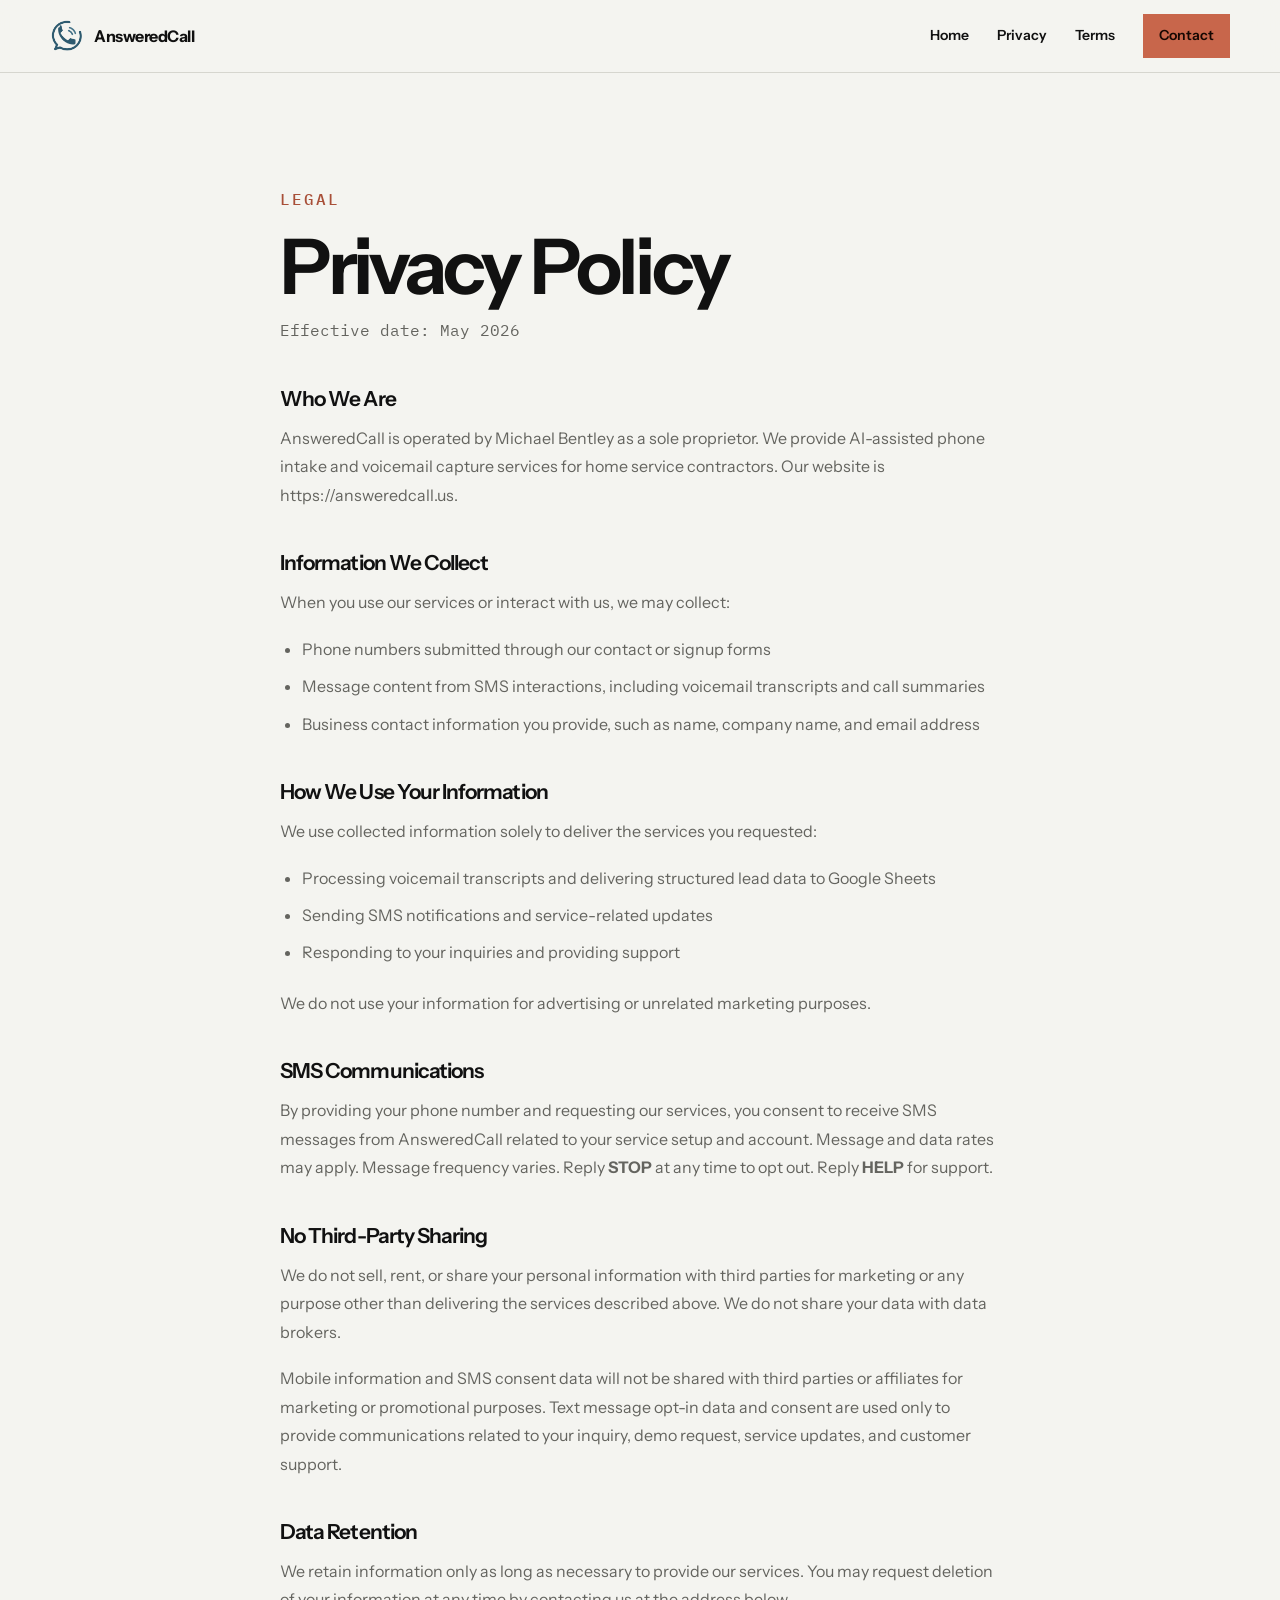
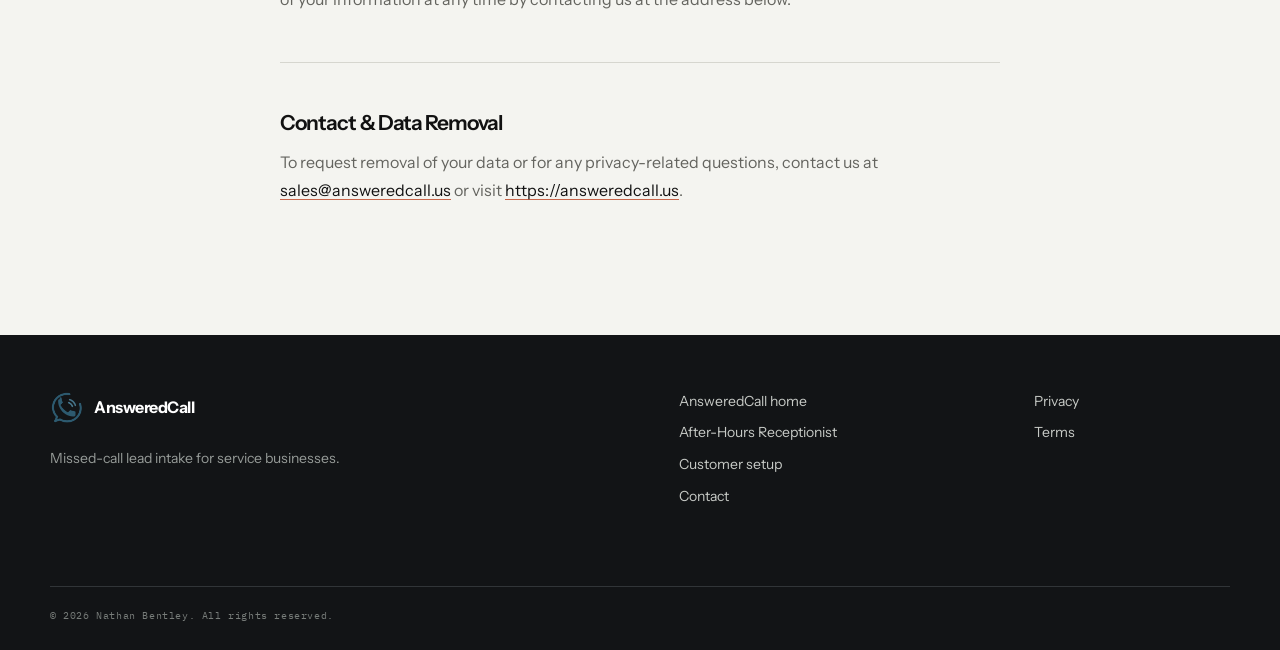
<file: privacy-policy/index.html>
<!DOCTYPE html>
<html lang="en">
<head>
<meta charset="UTF-8">
<meta name="viewport" content="width=device-width, initial-scale=1.0">
<meta name="description" content="AnsweredCall Privacy Policy — how we collect, use, and protect your information." />
<title>Privacy Policy | AnsweredCall</title>
<link rel="icon" type="image/png" sizes="512x512" href="/favicon.png" />
<link rel="apple-touch-icon" sizes="180x180" href="/apple-touch-icon.png" />
<link href="https://fonts.googleapis.com/css2?family=IBM+Plex+Mono:wght@400;500&family=Instrument+Sans:wdth,wght@75..100,400..700&display=swap" rel="stylesheet">
<link rel="stylesheet" href="/assets/css/site.css">
</head>
<body class="site-page legal-page">
<a class="skip-link" href="#main">Skip to content</a>
<header class="site-header"><div class="shell nav-wrap">
  <a href="/" class="brand" aria-label="AnsweredCall home"><img src="/assets/answeredcall-mark.png" alt="" width="34" height="34"><span>AnsweredCall</span></a>
  <button class="menu-toggle" type="button" aria-expanded="false" aria-controls="site-nav"><span class="sr-only">Open navigation</span><span></span><span></span></button>
  <nav class="site-nav" id="site-nav" aria-label="Primary navigation"><a href="/">Home</a><a href="/privacy-policy/">Privacy</a><a href="/terms/">Terms</a><a class="nav-action" href="mailto:sales@answeredcall.us">Contact</a></nav>
</div></header>

<main id="main">
<div class="legal-wrap">
  <p class="legal-eyebrow">Legal</p>
  <h1>Privacy Policy</h1>
  <p class="legal-date">Effective date: May 2026</p>

  <h2>Who We Are</h2>
  <p>AnsweredCall is operated by Michael Bentley as a sole proprietor. We provide AI-assisted phone intake and voicemail capture services for home service contractors. Our website is https://answeredcall.us.</p>

  <h2>Information We Collect</h2>
  <p>When you use our services or interact with us, we may collect:</p>
  <ul>
    <li>Phone numbers submitted through our contact or signup forms</li>
    <li>Message content from SMS interactions, including voicemail transcripts and call summaries</li>
    <li>Business contact information you provide, such as name, company name, and email address</li>
  </ul>

  <h2>How We Use Your Information</h2>
  <p>We use collected information solely to deliver the services you requested:</p>
  <ul>
    <li>Processing voicemail transcripts and delivering structured lead data to Google Sheets</li>
    <li>Sending SMS notifications and service-related updates</li>
    <li>Responding to your inquiries and providing support</li>
  </ul>
  <p>We do not use your information for advertising or unrelated marketing purposes.</p>

  <h2>SMS Communications</h2>
  <p>By providing your phone number and requesting our services, you consent to receive SMS messages from AnsweredCall related to your service setup and account. Message and data rates may apply. Message frequency varies. Reply <strong>STOP</strong> at any time to opt out. Reply <strong>HELP</strong> for support.</p>

  <h2>No Third-Party Sharing</h2>
  <p>We do not sell, rent, or share your personal information with third parties for marketing or any purpose other than delivering the services described above. We do not share your data with data brokers.</p>
  <p>Mobile information and SMS consent data will not be shared with third parties or affiliates for marketing or promotional purposes. Text message opt-in data and consent are used only to provide communications related to your inquiry, demo request, service updates, and customer support.</p>

  <h2>Data Retention</h2>
  <p>We retain information only as long as necessary to provide our services. You may request deletion of your information at any time by contacting us at the address below.</p>

  <hr class="legal-divider">

  <h2>Contact &amp; Data Removal</h2>
  <p>To request removal of your data or for any privacy-related questions, contact us at <a href="mailto:sales@answeredcall.us">sales@answeredcall.us</a> or visit <a href="https://answeredcall.us">https://answeredcall.us</a>.</p>
</div>
</main>

<footer class="site-footer"><div class="shell footer-grid"><div class="footer-brand"><a href="/" class="brand"><img src="/assets/answeredcall-mark.png" alt="" width="32" height="32"><span>AnsweredCall</span></a><p>Missed-call lead intake for service businesses.</p></div><div class="footer-links"><a href="/">AnsweredCall home</a><a href="/phone-intake/">After-Hours Receptionist</a><a href="/onboarding/">Customer setup</a><a href="mailto:sales@answeredcall.us">Contact</a></div><div class="footer-links"><a href="/privacy-policy/">Privacy</a><a href="/terms/">Terms</a></div><p class="footer-legal">© 2026 Nathan Bentley. All rights reserved.</p></div></footer>

<script src="/script.js"></script>
</body>
</html>
</file>
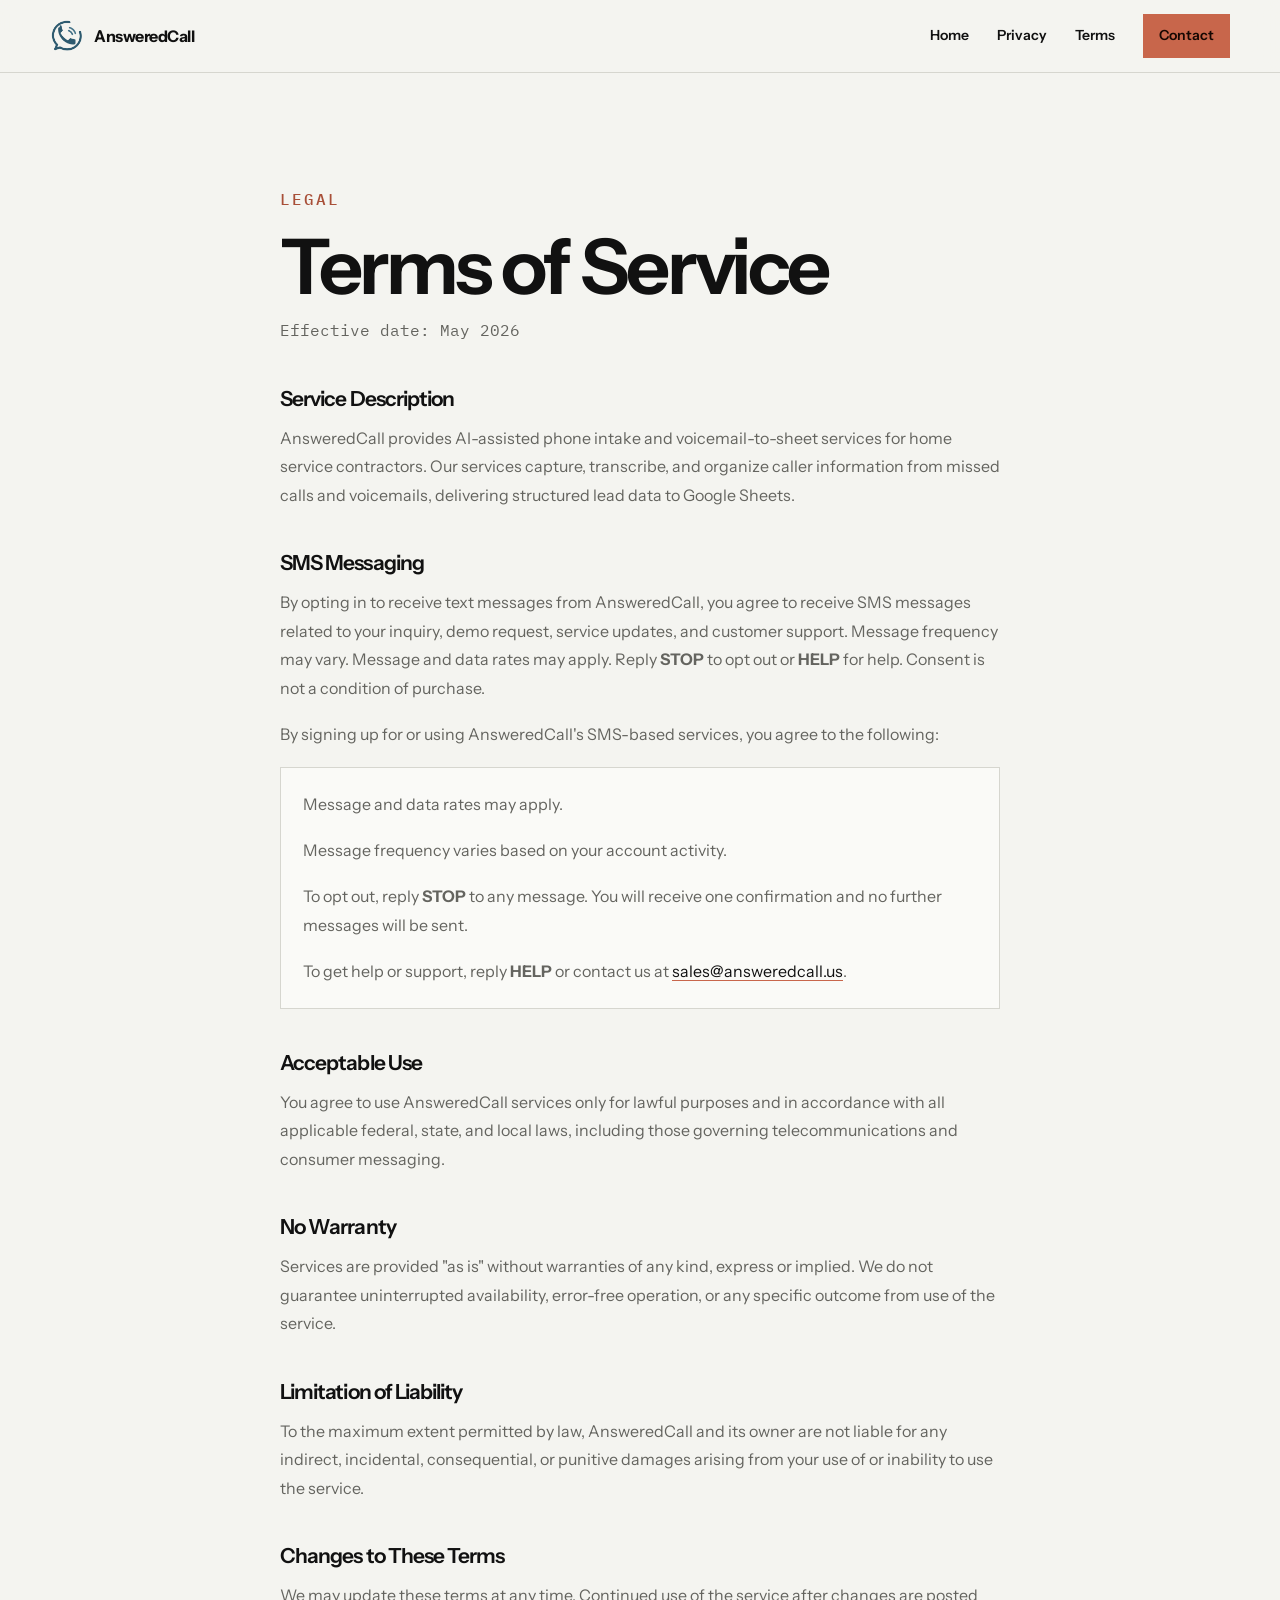
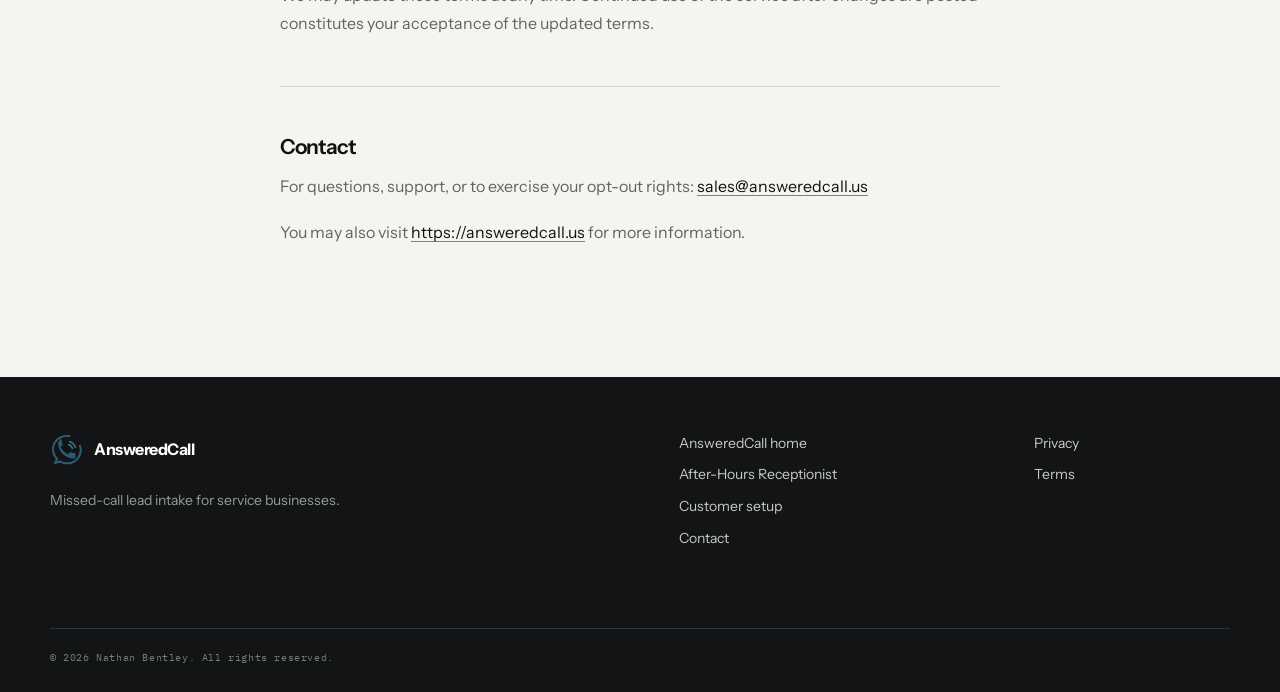
<file: terms/index.html>
<!DOCTYPE html>
<html lang="en">
<head>
<meta charset="UTF-8">
<meta name="viewport" content="width=device-width, initial-scale=1.0">
<meta name="description" content="AnsweredCall Terms of Service — service description, SMS opt-out, and contact information." />
<title>Terms of Service | AnsweredCall</title>
<link rel="icon" type="image/png" sizes="512x512" href="/favicon.png" />
<link rel="apple-touch-icon" sizes="180x180" href="/apple-touch-icon.png" />
<link href="https://fonts.googleapis.com/css2?family=IBM+Plex+Mono:wght@400;500&family=Instrument+Sans:wdth,wght@75..100,400..700&display=swap" rel="stylesheet">
<link rel="stylesheet" href="/assets/css/site.css">
</head>
<body class="site-page legal-page">
<a class="skip-link" href="#main">Skip to content</a>
<header class="site-header"><div class="shell nav-wrap">
  <a href="/" class="brand" aria-label="AnsweredCall home"><img src="/assets/answeredcall-mark.png" alt="" width="34" height="34"><span>AnsweredCall</span></a>
  <button class="menu-toggle" type="button" aria-expanded="false" aria-controls="site-nav"><span class="sr-only">Open navigation</span><span></span><span></span></button>
  <nav class="site-nav" id="site-nav" aria-label="Primary navigation"><a href="/">Home</a><a href="/privacy-policy/">Privacy</a><a href="/terms/">Terms</a><a class="nav-action" href="mailto:sales@answeredcall.us">Contact</a></nav>
</div></header>

<main id="main">
<div class="legal-wrap">
  <p class="legal-eyebrow">Legal</p>
  <h1>Terms of Service</h1>
  <p class="legal-date">Effective date: May 2026</p>

  <h2>Service Description</h2>
  <p>AnsweredCall provides AI-assisted phone intake and voicemail-to-sheet services for home service contractors. Our services capture, transcribe, and organize caller information from missed calls and voicemails, delivering structured lead data to Google Sheets.</p>

  <h2>SMS Messaging</h2>
  <p>By opting in to receive text messages from AnsweredCall, you agree to receive SMS messages related to your inquiry, demo request, service updates, and customer support. Message frequency may vary. Message and data rates may apply. Reply <strong>STOP</strong> to opt out or <strong>HELP</strong> for help. Consent is not a condition of purchase.</p>
  <p>By signing up for or using AnsweredCall's SMS-based services, you agree to the following:</p>
  <div class="sms-block">
    <p>Message and data rates may apply.</p>
    <p>Message frequency varies based on your account activity.</p>
    <p>To opt out, reply <strong>STOP</strong> to any message. You will receive one confirmation and no further messages will be sent.</p>
    <p>To get help or support, reply <strong>HELP</strong> or contact us at <a href="mailto:sales@answeredcall.us">sales@answeredcall.us</a>.</p>
  </div>

  <h2>Acceptable Use</h2>
  <p>You agree to use AnsweredCall services only for lawful purposes and in accordance with all applicable federal, state, and local laws, including those governing telecommunications and consumer messaging.</p>

  <h2>No Warranty</h2>
  <p>Services are provided "as is" without warranties of any kind, express or implied. We do not guarantee uninterrupted availability, error-free operation, or any specific outcome from use of the service.</p>

  <h2>Limitation of Liability</h2>
  <p>To the maximum extent permitted by law, AnsweredCall and its owner are not liable for any indirect, incidental, consequential, or punitive damages arising from your use of or inability to use the service.</p>

  <h2>Changes to These Terms</h2>
  <p>We may update these terms at any time. Continued use of the service after changes are posted constitutes your acceptance of the updated terms.</p>

  <hr class="legal-divider">

  <h2>Contact</h2>
  <p>For questions, support, or to exercise your opt-out rights: <a href="mailto:sales@answeredcall.us">sales@answeredcall.us</a></p>
  <p>You may also visit <a href="https://answeredcall.us">https://answeredcall.us</a> for more information.</p>
</div>
</main>

<footer class="site-footer"><div class="shell footer-grid"><div class="footer-brand"><a href="/" class="brand"><img src="/assets/answeredcall-mark.png" alt="" width="32" height="32"><span>AnsweredCall</span></a><p>Missed-call lead intake for service businesses.</p></div><div class="footer-links"><a href="/">AnsweredCall home</a><a href="/phone-intake/">After-Hours Receptionist</a><a href="/onboarding/">Customer setup</a><a href="mailto:sales@answeredcall.us">Contact</a></div><div class="footer-links"><a href="/privacy-policy/">Privacy</a><a href="/terms/">Terms</a></div><p class="footer-legal">© 2026 Nathan Bentley. All rights reserved.</p></div></footer>

<script src="/script.js"></script>
</body>
</html>
</file>
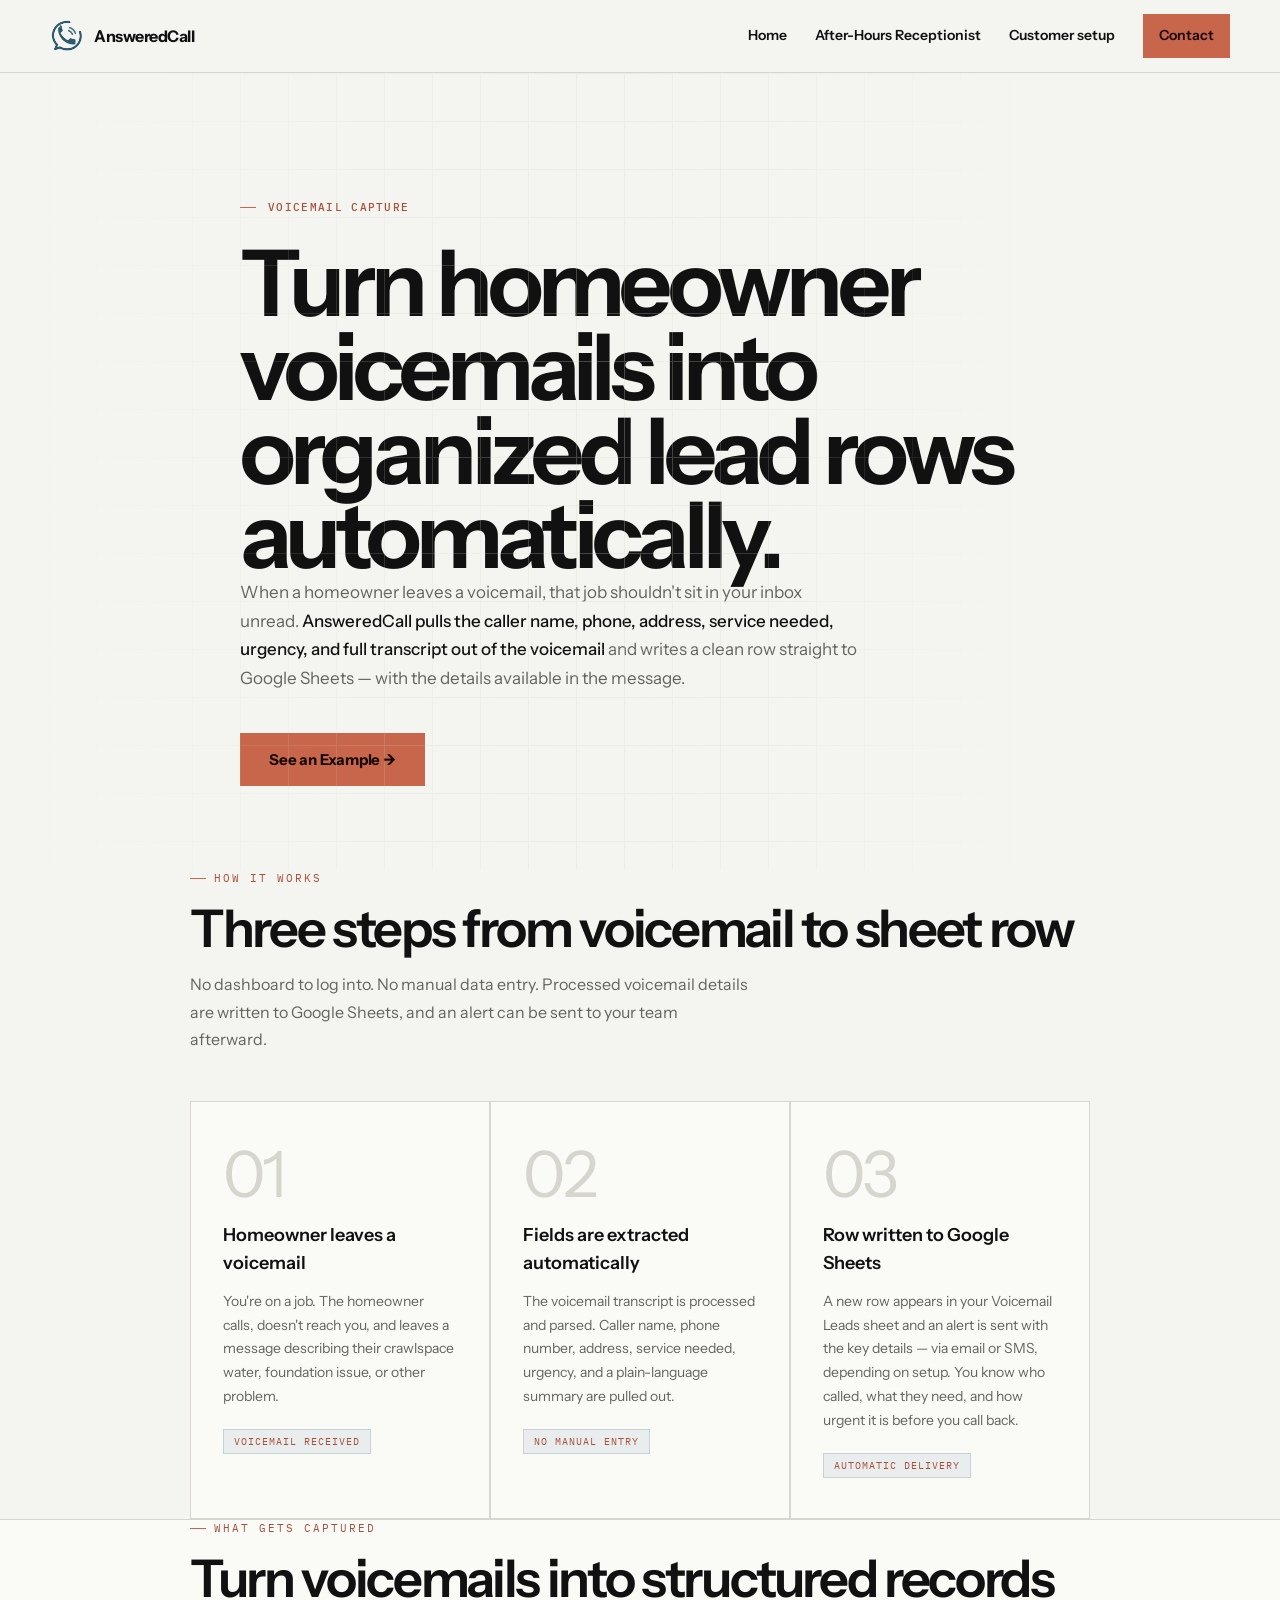
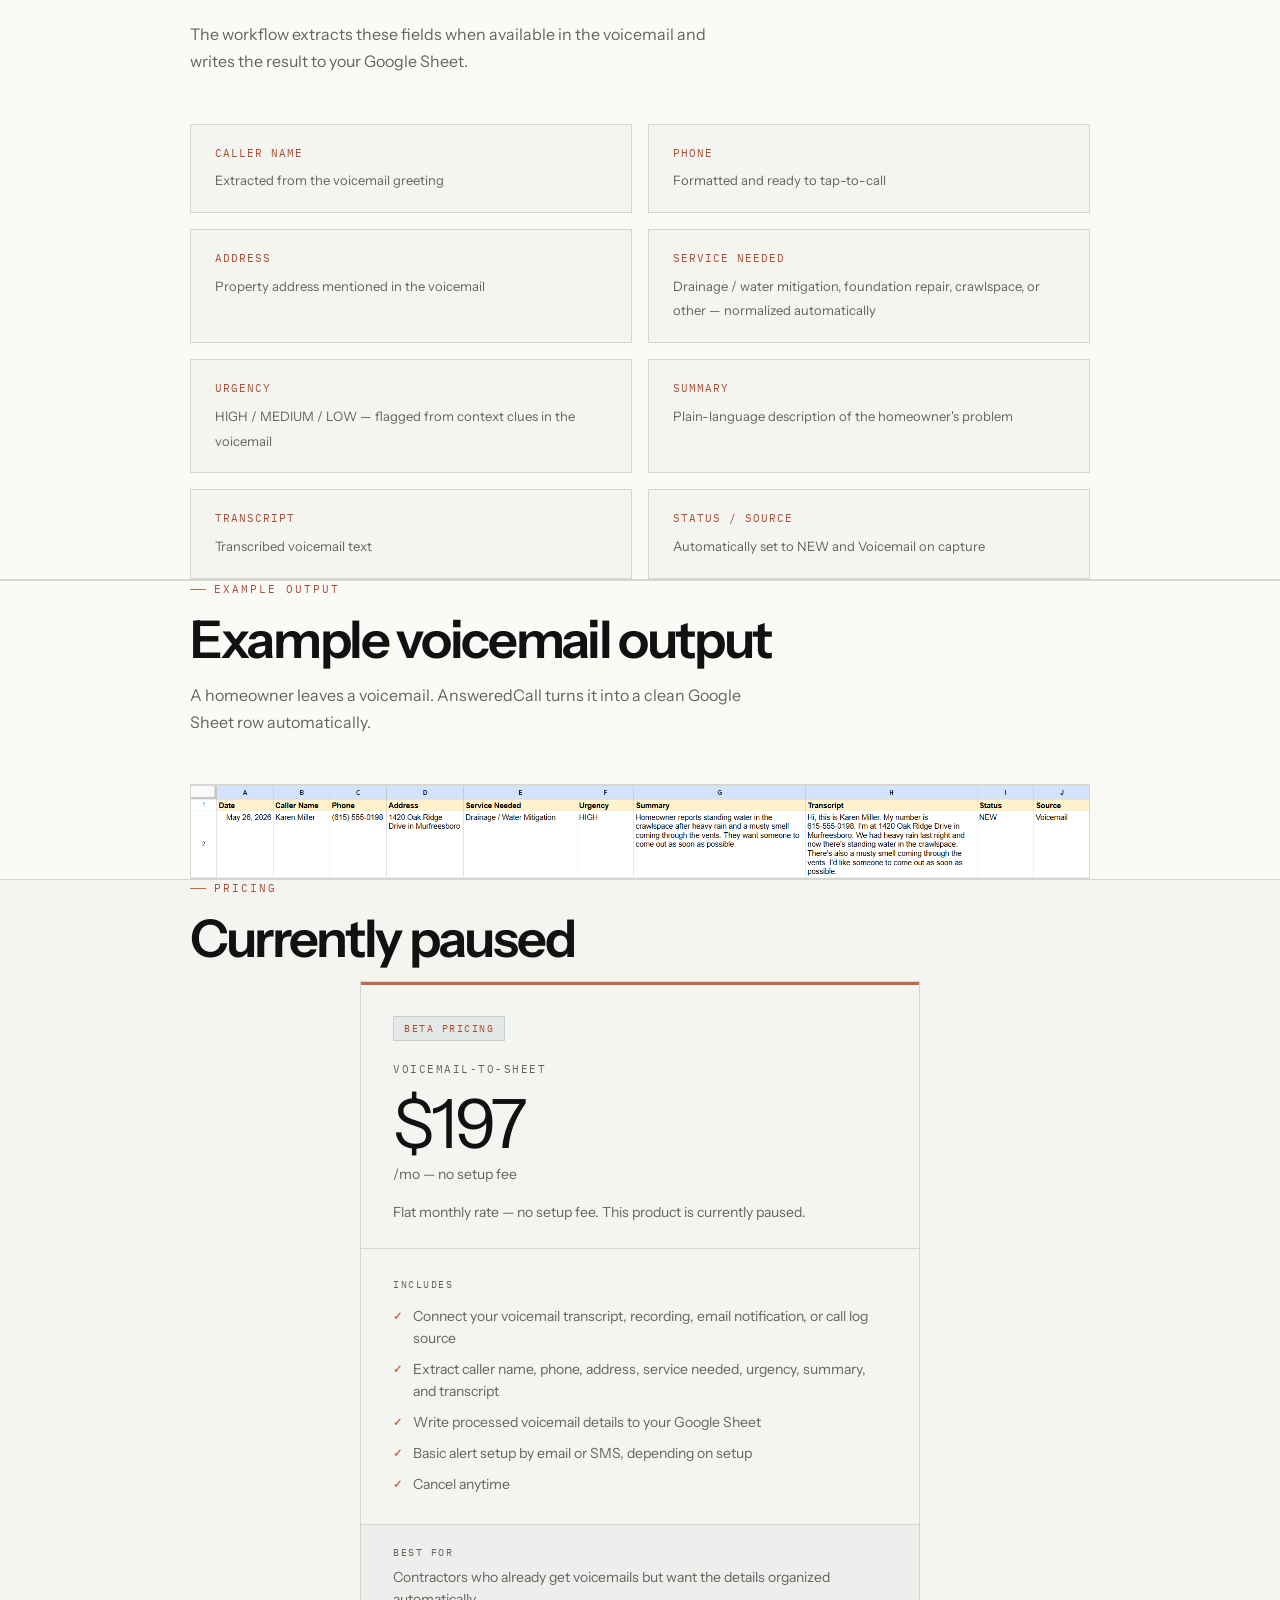
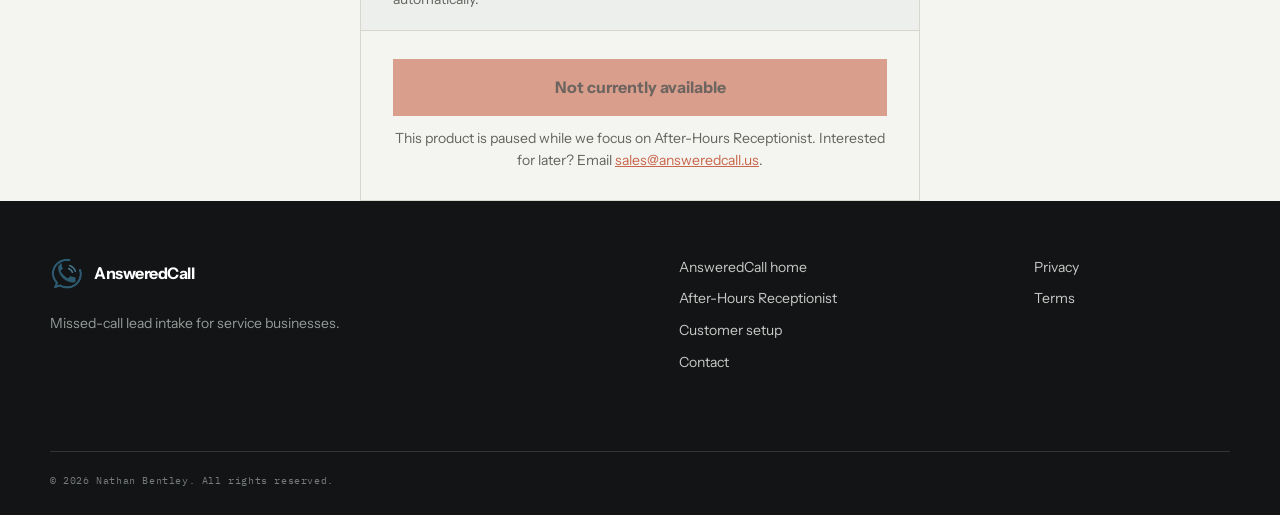
<file: voicemail-to-sheet/index.html>
<!DOCTYPE html>
<html lang="en">
<head>
<meta charset="UTF-8">
<meta name="viewport" content="width=device-width, initial-scale=1.0">
<meta name="description" content="Turn missed homeowner voicemails into organized Google Sheet rows. Caller name, phone, address, service needed, urgency, and transcript captured automatically." />
<meta property="og:title" content="AnsweredCall | Voicemail to Sheet" />
<meta property="og:description" content="Missed voicemails become structured rows in Google Sheets. No manual entry." />
<title>AnsweredCall | Voicemail to Sheet</title>
<link rel="icon" type="image/png" sizes="512x512" href="/favicon.png" />
<link rel="apple-touch-icon" sizes="180x180" href="/apple-touch-icon.png" />
<style>
  .voicemail-page *, .voicemail-page *::before, .voicemail-page *::after { box-sizing: border-box; margin: 0; padding: 0; }

  /* HERO */
  .hero { padding: 6rem 2rem 4rem; }
  .hero-inner { max-width: 800px; margin: 0 auto; }

  .eyebrow {
    font-family: var(--mono); font-size: 11px; letter-spacing: 2px;
    text-transform: uppercase; color: var(--teal);
    margin-bottom: 1.5rem; display: flex; align-items: center; gap: 8px;
  }
  .eyebrow::before { content: ''; display: inline-block; width: 16px; height: 1px; background: var(--teal); }

  h1 {
    font-family: var(--sans);
    font-size: clamp(44px, 7vw, 80px);
    line-height: 0.97; letter-spacing: 1px; color: var(--text-dark);
    margin-bottom: 1.5rem;
  }

  .hero-sub {
    font-size: 17px; font-weight: 300; color: var(--text-secondary);
    line-height: 1.7; max-width: 620px; margin-bottom: 2.5rem;
  }
  .hero-sub strong { color: var(--text-dark); font-weight: 500; }

  .btn-primary {
    display: inline-flex; align-items: center; gap: 8px;
    background: var(--teal); color: white; text-decoration: none;
    font-size: 15px; font-weight: 600; padding: 14px 28px;
    border-radius: 8px; transition: all 0.15s; letter-spacing: -0.2px;
  }
  .btn-primary:hover { background: var(--teal-dark); transform: translateY(-1px); }

  .cta-note { font-size: 13px; color: var(--muted); margin-top: 12px; }

  /* SECTIONS */
  section { padding: 5rem 2rem; }
  .section-inner { max-width: 900px; margin: 0 auto; }

  .section-eyebrow {
    font-family: var(--mono); font-size: 11px;
    letter-spacing: 2px; text-transform: uppercase; color: var(--teal);
    margin-bottom: 1rem; display: flex; align-items: center; gap: 8px;
  }
  .section-eyebrow::before { content: ''; display: inline-block; width: 16px; height: 1px; background: var(--teal); }

  .section-title {
    font-family: var(--sans);
    font-size: clamp(32px, 5vw, 52px); line-height: 1;
    color: var(--text-dark); margin-bottom: 1rem;
  }
  .section-sub {
    font-size: 16px; color: var(--text-secondary); font-weight: 300;
    line-height: 1.7; max-width: 560px; margin-bottom: 3rem;
  }

  /* HOW IT WORKS */
  .how-grid {
    display: grid; grid-template-columns: repeat(3, 1fr);
    gap: 1.5px; background: var(--border);
    border: 1px solid var(--border); border-radius: 12px; overflow: hidden;
  }
  .how-step { background: var(--off-white); padding: 2.5rem 2rem; }
  .step-number { font-family: var(--sans); font-size: 64px; color: var(--border-light); line-height: 1; margin-bottom: 1rem; display: block; }
  .step-title { font-size: 18px; font-weight: 600; color: var(--text-dark); margin-bottom: 0.75rem; }
  .step-body { font-size: 14px; color: var(--text-secondary); line-height: 1.7; font-weight: 300; }
  .step-tag { display: inline-block; margin-top: 1.25rem; font-family: var(--mono); font-size: 10px; letter-spacing: 1px; text-transform: uppercase; color: var(--teal-dark); background: rgba(45,90,111,0.08); border: 1px solid rgba(45,90,111,0.18); padding: 4px 10px; border-radius: 4px; }

  /* FIELDS */
  .fields-section { background: var(--off-white); border-top: 1px solid var(--border); border-bottom: 1px solid var(--border); }
  .fields-grid { display: grid; grid-template-columns: repeat(2, 1fr); gap: 1rem; margin-top: 2rem; }
  .field-item { background: var(--white); border: 1px solid var(--border-light); border-radius: 10px; padding: 1.25rem 1.5rem; }
  .field-name { font-family: var(--mono); font-size: 11px; letter-spacing: 1px; text-transform: uppercase; color: var(--teal); margin-bottom: 0.35rem; display: block; }
  .field-desc { font-size: 13px; color: var(--text-secondary); line-height: 1.5; }

  /* PRICING */
  .pricing-section { background: var(--white); }
  .pricing-card { max-width: 560px; margin: 0 auto; background: var(--white); border: 1px solid var(--border-light); border-radius: 16px; overflow: hidden; position: relative; box-shadow: 0 18px 42px rgba(45, 90, 111, 0.08); }
  .pricing-card::before { content: ''; position: absolute; top: 0; left: 0; right: 0; height: 3px; background: linear-gradient(90deg, var(--teal), var(--teal-light)); }
  .pricing-beta { font-family: var(--mono); font-size: 10px; letter-spacing: 1.5px; text-transform: uppercase; color: var(--teal); background: rgba(45,90,111,0.08); border: 1px solid rgba(45,90,111,0.18); padding: 4px 10px; border-radius: 4px; display: inline-block; margin-bottom: 1.25rem; }
  .pricing-name { font-family: var(--mono); font-size: 11px; letter-spacing: 1.5px; text-transform: uppercase; color: var(--muted); margin-bottom: 0.75rem; }
  .pricing-header { padding: 2rem 2rem 1.5rem; border-bottom: 1px solid var(--border); }
  .pricing-price { font-family: var(--sans); font-size: clamp(48px, 7vw, 68px); color: var(--text-dark); line-height: 1; margin-bottom: 0.35rem; }
  .pricing-price-sub { font-size: 14px; color: var(--muted); font-weight: 300; margin-bottom: 1rem; }
  .pricing-copy { font-size: 14px; color: var(--text-secondary); line-height: 1.6; font-weight: 300; }
  .pricing-body { padding: 1.75rem 2rem; border-bottom: 1px solid var(--border); }
  .pricing-includes-label { font-family: var(--mono); font-size: 10px; letter-spacing: 1.5px; text-transform: uppercase; color: var(--muted); margin-bottom: 0.85rem; }
  .pricing-includes { list-style: none; display: grid; gap: 0.6rem; }
  .pricing-includes li { font-size: 14px; color: var(--text-secondary); line-height: 1.55; padding-left: 1.25rem; position: relative; font-weight: 300; }
  .pricing-includes li::before { content: '✓'; position: absolute; left: 0; color: var(--teal); font-size: 11px; font-weight: 700; top: 2px; }
  .pricing-best { padding: 1.25rem 2rem; background: rgba(45,90,111,0.03); border-bottom: 1px solid var(--border); }
  .pricing-best-label { font-family: var(--mono); font-size: 10px; letter-spacing: 1.5px; text-transform: uppercase; color: var(--muted); margin-bottom: 0.4rem; }
  .pricing-best-text { font-size: 14px; color: var(--text-secondary); line-height: 1.55; font-weight: 300; }
  .pricing-cta-block { padding: 1.75rem 2rem; display: flex; flex-direction: column; gap: 0.75rem; }
  .btn-pricing-primary { display: block; background: var(--teal); color: white; text-decoration: none; font-size: 16px; font-weight: 600; padding: 15px; border-radius: 8px; text-align: center; transition: all 0.15s; }
  .btn-pricing-primary:hover { background: var(--teal-dark); transform: translateY(-1px); }
  .btn-pricing-secondary { display: block; background: transparent; color: var(--teal); text-decoration: none; font-size: 15px; font-weight: 500; padding: 13px; border-radius: 8px; text-align: center; border: 1px solid rgba(45,90,111,0.22); transition: all 0.15s; }
  .btn-pricing-secondary:hover { border-color: var(--teal); background: rgba(45,90,111,0.05); }

  /* EXAMPLE */
  .example-section { background: var(--off-white); border-top: 1px solid var(--border); border-bottom: 1px solid var(--border); }
  .example-img { width: 100%; border-radius: 10px; border: 1px solid var(--border-light); display: block; margin-top: 2rem; }

  /* CTA */
  .cta-section { text-align: center; }
  .cta-inner { max-width: 560px; margin: 0 auto; }
  .cta-title { font-family: var(--sans); font-size: clamp(32px, 5vw, 52px); color: var(--text-dark); line-height: 1; margin-bottom: 1.25rem; }
  .cta-sub { font-size: 16px; color: var(--text-secondary); font-weight: 300; line-height: 1.7; margin-bottom: 2rem; }

  @media (max-width: 768px) {
    .how-grid { grid-template-columns: 1fr; }
    .fields-grid { grid-template-columns: 1fr; }
    .hero { padding: 4rem 1rem 3rem; }
    section { padding: 3.5rem 1rem; }
  }
</style>
<link href="https://fonts.googleapis.com/css2?family=IBM+Plex+Mono:wght@400;500&family=Instrument+Sans:wdth,wght@75..100,400..700&display=swap" rel="stylesheet">
<link rel="stylesheet" href="/assets/css/site.css">
</head>
<body class="site-page voicemail-page">
<a class="skip-link" href="#main">Skip to content</a>
<header class="site-header"><div class="shell nav-wrap">
  <a href="/" class="brand" aria-label="AnsweredCall home"><img src="/assets/answeredcall-mark.png" alt="" width="34" height="34"><span>AnsweredCall</span></a>
  <button class="menu-toggle" type="button" aria-expanded="false" aria-controls="site-nav"><span class="sr-only">Open navigation</span><span></span><span></span></button>
  <nav class="site-nav" id="site-nav" aria-label="Primary navigation"><a href="/">Home</a><a href="/phone-intake/">After-Hours Receptionist</a><a href="/onboarding/">Customer setup</a><a class="nav-action" href="mailto:sales@answeredcall.us">Contact</a></nav>
</div></header>

<main id="main">

<div class="hero">
  <div class="hero-inner">
    <p class="eyebrow">Voicemail capture</p>
    <h1>Turn homeowner voicemails into organized lead rows automatically.</h1>
    <p class="hero-sub">
      When a homeowner leaves a voicemail, that job shouldn't sit in your inbox unread. <strong>AnsweredCall pulls the caller name, phone, address, service needed, urgency, and full transcript out of the voicemail</strong> and writes a clean row straight to Google Sheets — with the details available in the message.
    </p>
    <a href="#example" class="btn-primary">See an Example →</a>
  </div>
</div>

<section>
  <div class="section-inner">
    <p class="section-eyebrow">How it works</p>
    <h2 class="section-title">Three steps from voicemail to sheet row</h2>
    <p class="section-sub">No dashboard to log into. No manual data entry. Processed voicemail details are written to Google Sheets, and an alert can be sent to your team afterward.</p>
    <div class="how-grid">
      <div class="how-step">
        <span class="step-number">01</span>
        <div class="step-title">Homeowner leaves a voicemail</div>
        <p class="step-body">You're on a job. The homeowner calls, doesn't reach you, and leaves a message describing their crawlspace water, foundation issue, or other problem.</p>
        <span class="step-tag">Voicemail received</span>
      </div>
      <div class="how-step">
        <span class="step-number">02</span>
        <div class="step-title">Fields are extracted automatically</div>
        <p class="step-body">The voicemail transcript is processed and parsed. Caller name, phone number, address, service needed, urgency, and a plain-language summary are pulled out.</p>
        <span class="step-tag">No manual entry</span>
      </div>
      <div class="how-step">
        <span class="step-number">03</span>
        <div class="step-title">Row written to Google Sheets</div>
        <p class="step-body">A new row appears in your Voicemail Leads sheet and an alert is sent with the key details — via email or SMS, depending on setup. You know who called, what they need, and how urgent it is before you call back.</p>
        <span class="step-tag">Automatic delivery</span>
      </div>
    </div>
  </div>
</section>

<section class="fields-section">
  <div class="section-inner">
    <p class="section-eyebrow">What gets captured</p>
    <h2 class="section-title">Turn voicemails into structured records</h2>
    <p class="section-sub">The workflow extracts these fields when available in the voicemail and writes the result to your Google Sheet.</p>
    <div class="fields-grid">
      <div class="field-item">
        <span class="field-name">Caller Name</span>
        <span class="field-desc">Extracted from the voicemail greeting</span>
      </div>
      <div class="field-item">
        <span class="field-name">Phone</span>
        <span class="field-desc">Formatted and ready to tap-to-call</span>
      </div>
      <div class="field-item">
        <span class="field-name">Address</span>
        <span class="field-desc">Property address mentioned in the voicemail</span>
      </div>
      <div class="field-item">
        <span class="field-name">Service Needed</span>
        <span class="field-desc">Drainage / water mitigation, foundation repair, crawlspace, or other — normalized automatically</span>
      </div>
      <div class="field-item">
        <span class="field-name">Urgency</span>
        <span class="field-desc">HIGH / MEDIUM / LOW — flagged from context clues in the voicemail</span>
      </div>
      <div class="field-item">
        <span class="field-name">Summary</span>
        <span class="field-desc">Plain-language description of the homeowner's problem</span>
      </div>
      <div class="field-item">
        <span class="field-name">Transcript</span>
        <span class="field-desc">Transcribed voicemail text</span>
      </div>
      <div class="field-item">
        <span class="field-name">Status / Source</span>
        <span class="field-desc">Automatically set to NEW and Voicemail on capture</span>
      </div>
    </div>
  </div>
</section>

<section class="example-section" id="example">
  <div class="section-inner">
    <p class="section-eyebrow">Example output</p>
    <h2 class="section-title">Example voicemail output</h2>
    <p class="section-sub">A homeowner leaves a voicemail. AnsweredCall turns it into a clean Google Sheet row automatically.</p>
    <img src="/assets/voicemail-sheet-example.png" alt="Example Google Sheet row created from a homeowner voicemail" class="example-img">
  </div>
</section>

<section class="pricing-section" id="pricing">
  <div class="section-inner">
    <p class="section-eyebrow">Pricing</p>
    <h2 class="section-title">Currently paused</h2>
    <div class="pricing-card">
      <div class="pricing-header">
        <span class="pricing-beta">Beta pricing</span>
        <p class="pricing-name">Voicemail-to-Sheet</p>
        <p class="pricing-price">$197</p>
        <p class="pricing-price-sub">/mo — no setup fee</p>
        <p class="pricing-copy">Flat monthly rate — no setup fee. This product is currently paused.</p>
      </div>
      <div class="pricing-body">
        <p class="pricing-includes-label">Includes</p>
        <ul class="pricing-includes">
          <li>Connect your voicemail transcript, recording, email notification, or call log source</li>
          <li>Extract caller name, phone, address, service needed, urgency, summary, and transcript</li>
          <li>Write processed voicemail details to your Google Sheet</li>
          <li>Basic alert setup by email or SMS, depending on setup</li>
          <li>Cancel anytime</li>
        </ul>
      </div>
      <div class="pricing-best">
        <p class="pricing-best-label">Best for</p>
        <p class="pricing-best-text">Contractors who already get voicemails but want the details organized automatically.</p>
      </div>
      <div class="pricing-cta-block">
        <p class="btn-pricing-primary" style="text-align:center;pointer-events:none;opacity:0.6;cursor:default;">Not currently available</p>
        <p class="pricing-price-sub" style="text-align:center;margin-bottom:0;">This product is paused while we focus on After-Hours Receptionist. Interested for later? Email <a href="mailto:sales@answeredcall.us" style="color:var(--teal);">sales@answeredcall.us</a>.</p>
      </div>
    </div>
  </div>
</section>

</main>

<footer class="site-footer"><div class="shell footer-grid"><div class="footer-brand"><a href="/" class="brand"><img src="/assets/answeredcall-mark.png" alt="" width="32" height="32"><span>AnsweredCall</span></a><p>Missed-call lead intake for service businesses.</p></div><div class="footer-links"><a href="/">AnsweredCall home</a><a href="/phone-intake/">After-Hours Receptionist</a><a href="/onboarding/">Customer setup</a><a href="mailto:sales@answeredcall.us">Contact</a></div><div class="footer-links"><a href="/privacy-policy/">Privacy</a><a href="/terms/">Terms</a></div><p class="footer-legal">© 2026 Nathan Bentley. All rights reserved.</p></div></footer>

<script src="/script.js"></script>
</body>
</html>
</file>
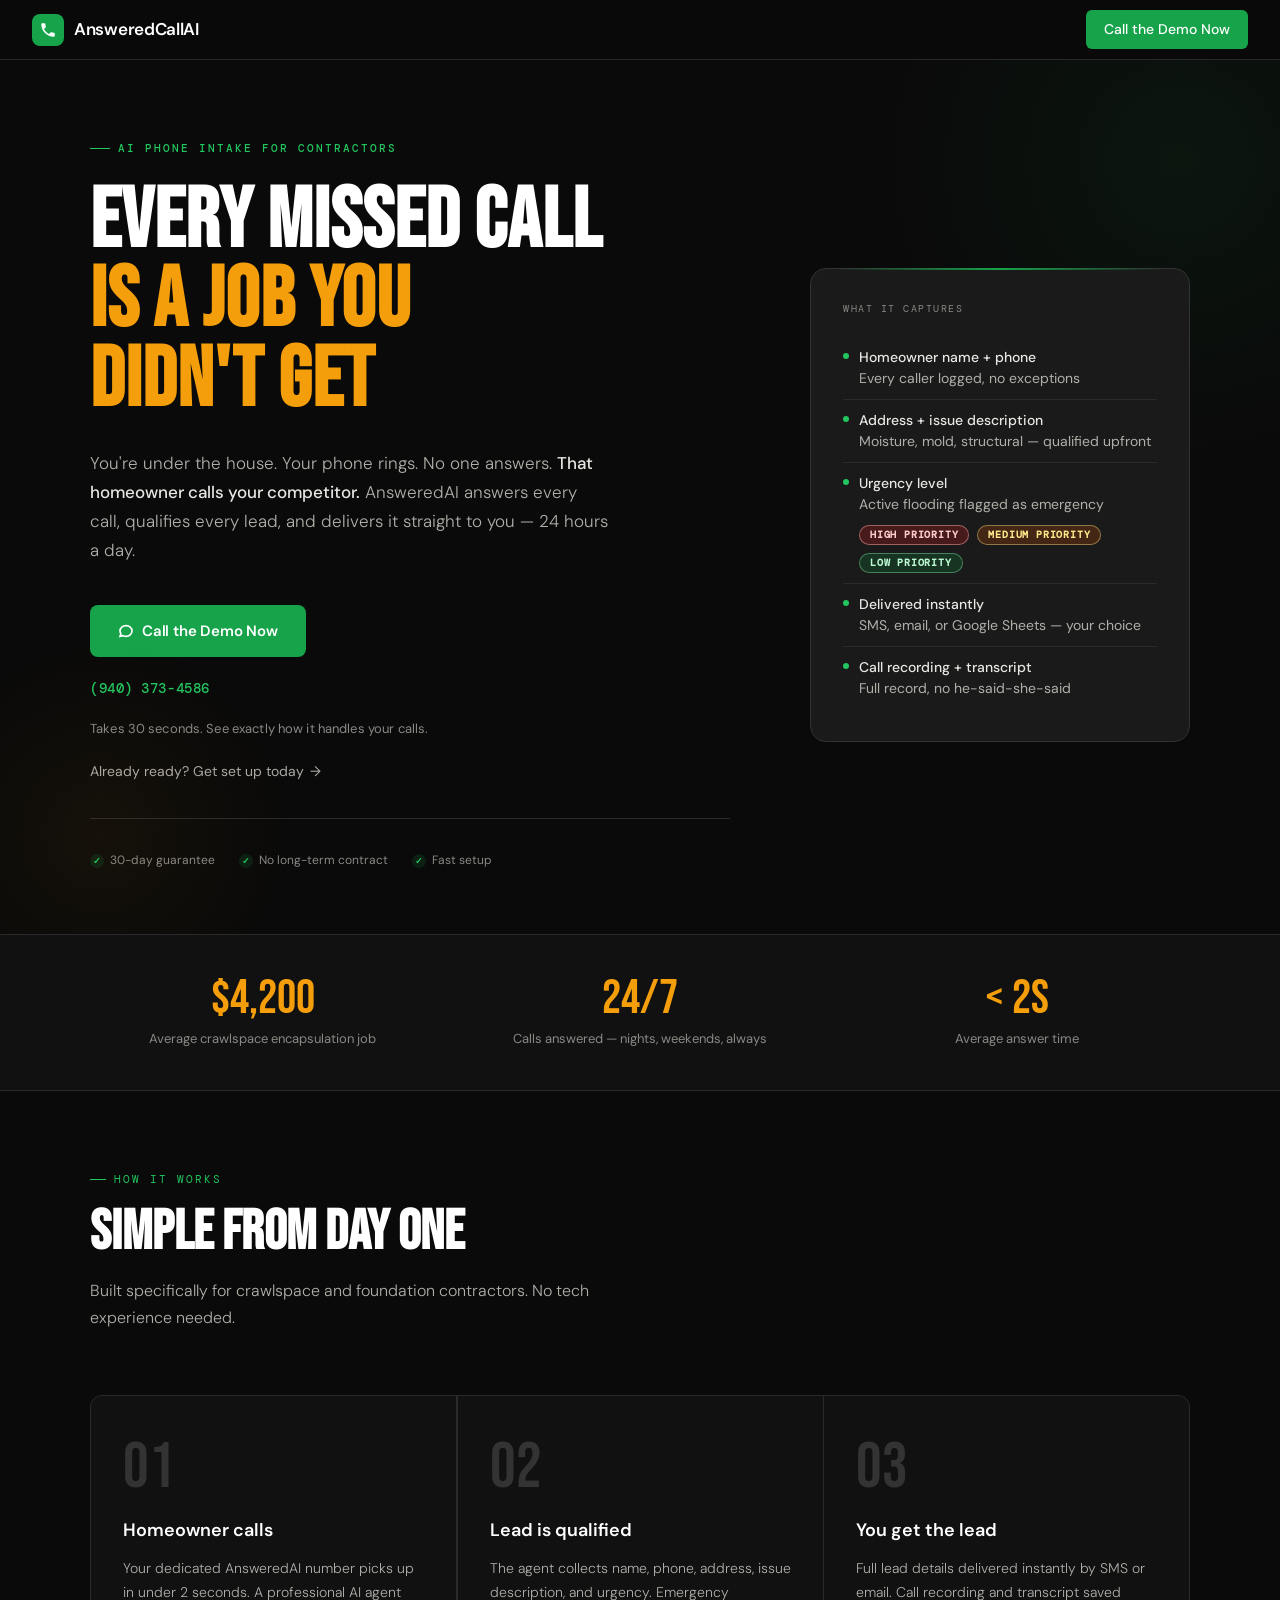
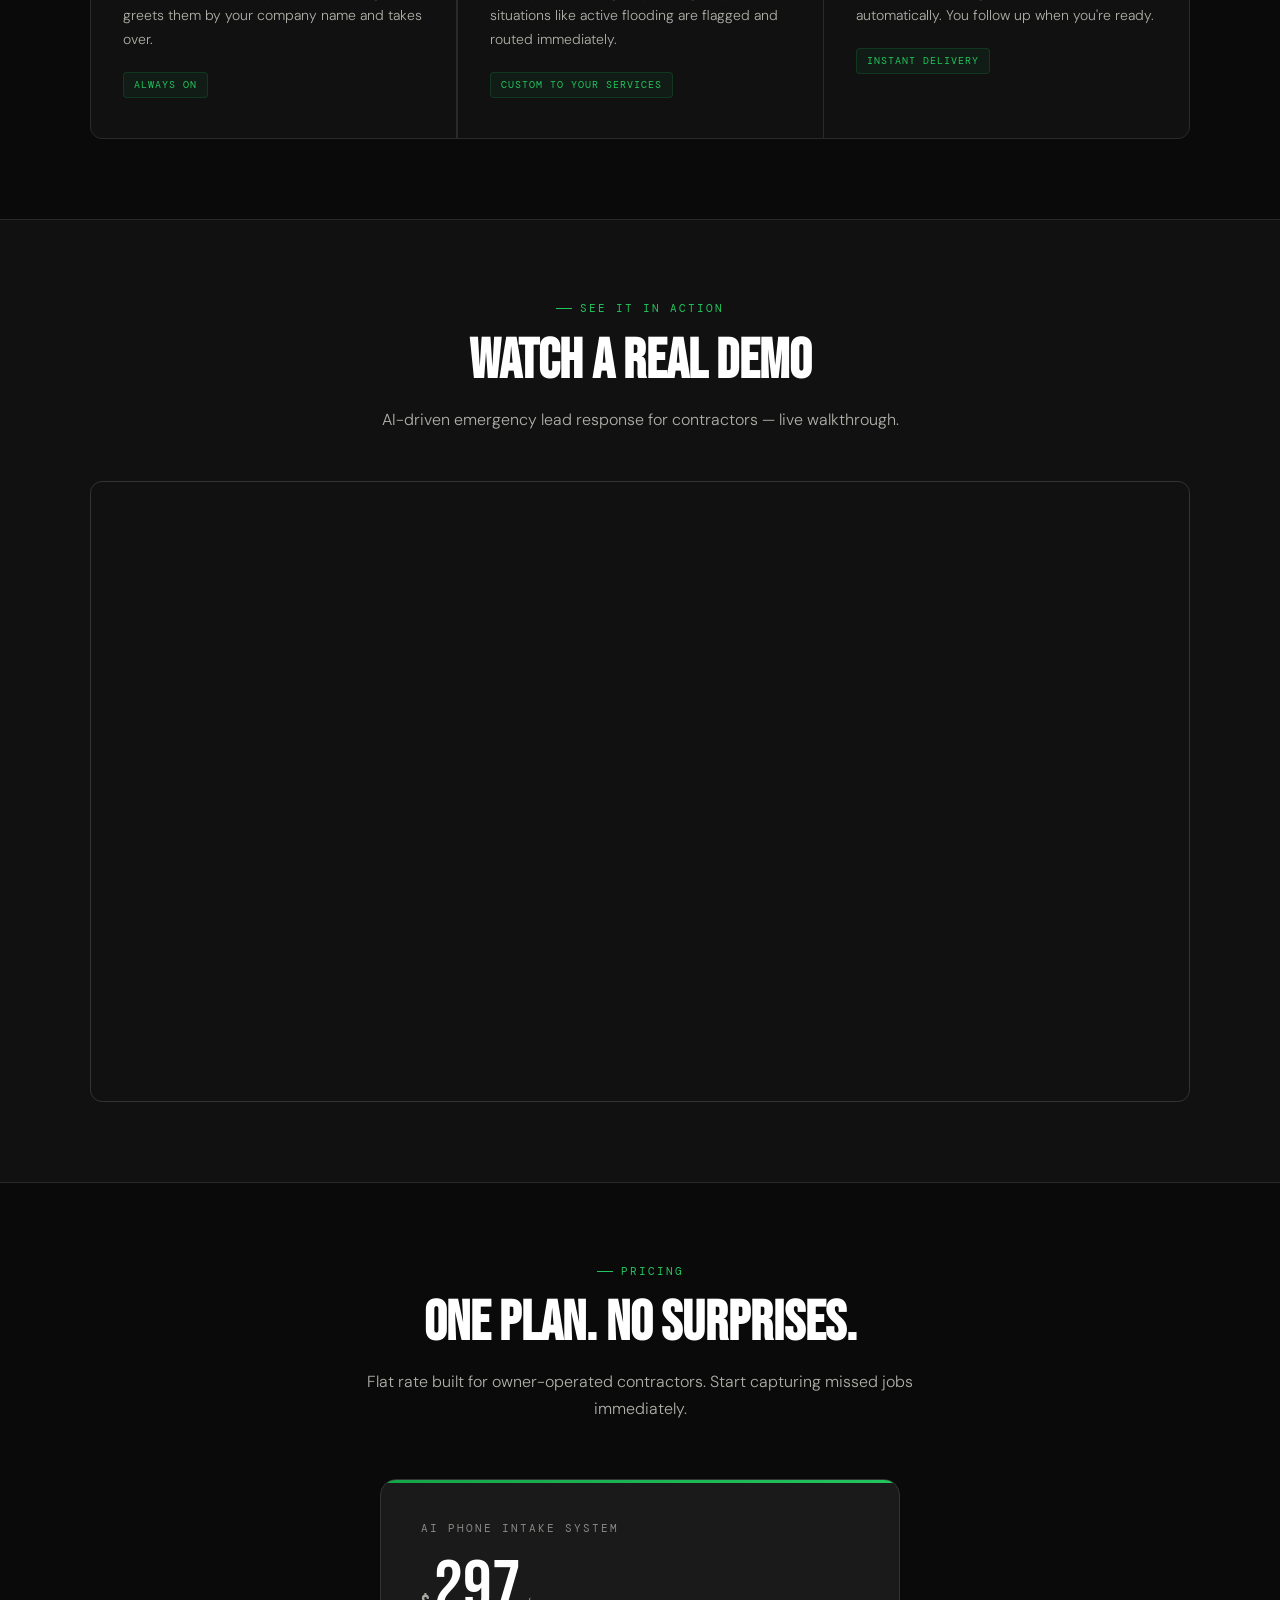
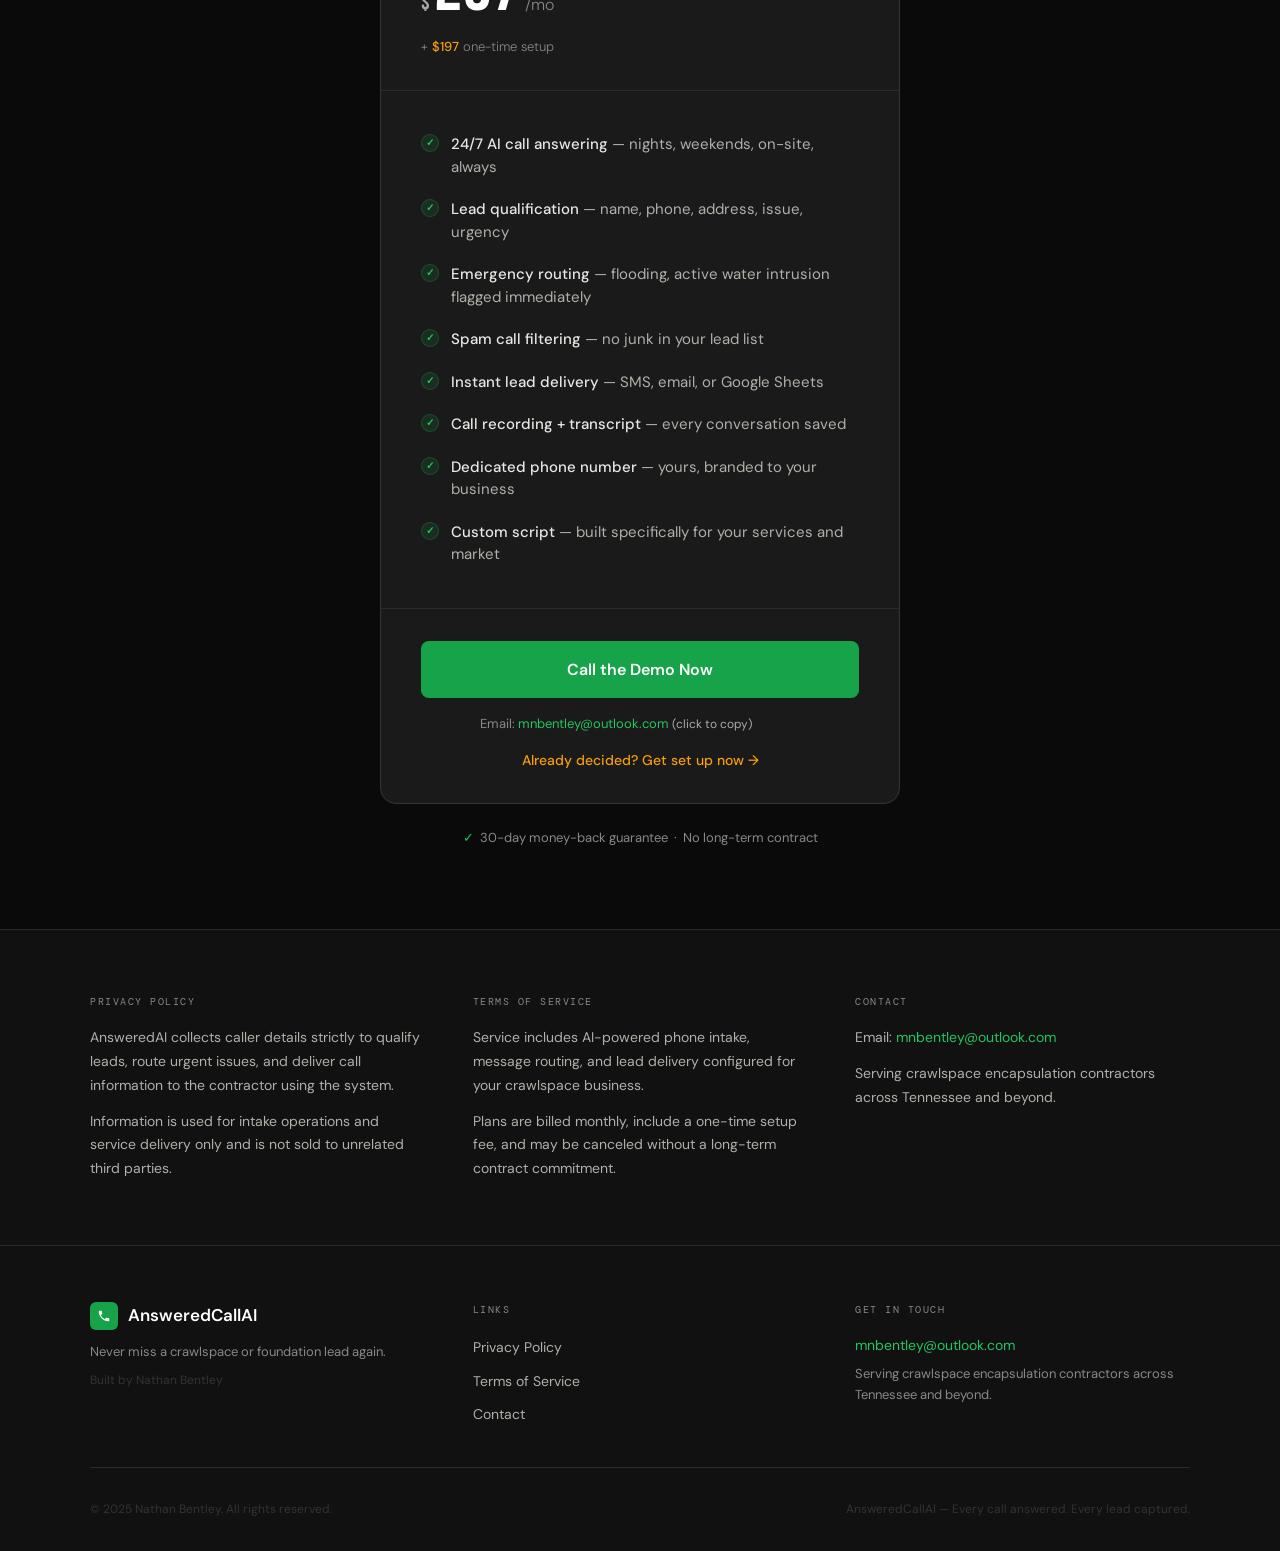
<file: .claude/worktrees/clever-hertz-52c530/index.html>
<!DOCTYPE html>
<html lang="en">
<head>
<meta charset="UTF-8">
<meta name="viewport" content="width=device-width, initial-scale=1.0">
  <meta name="description" content="AnsweredAI answers every call, qualifies every lead, and delivers opportunities instantly for crawlspace encapsulation contractors in Tennessee." />
  <meta property="og:type" content="website" />
  <meta property="og:title" content="AnsweredCallAI | AI Phone Intake for Crawlspace Contractors" />
  <meta property="og:description" content="Every call answered. Every lead captured. Built for owner-operated crawlspace encapsulation contractors in Tennessee." />
  <meta property="og:image" content="https://yourdomain.com/social-preview.png" />
  <meta property="og:url" content="https://yourdomain.com" />
  <meta name="twitter:card" content="summary_large_image" />
  <meta name="twitter:title" content="AnsweredCallAI | AI Phone Intake for Crawlspace Contractors" />
  <meta name="twitter:description" content="Every call answered. Every lead captured for crawlspace encapsulation contractors in Tennessee and beyond." />
  <meta name="twitter:image" content="https://yourdomain.com/social-preview.png" />
  <title>AnsweredCallAI | Every call answered. Every lead captured.</title>
  <link rel="preconnect" href="https://fonts.googleapis.com">
  <link rel="preconnect" href="https://fonts.gstatic.com" crossorigin>
  <link href="https://fonts.googleapis.com/css2?family=Bebas+Neue&family=DM+Sans:wght@300;400;500;600&family=DM+Mono:wght@400;500&display=swap" rel="stylesheet">
  <link rel="icon" type="image/png" href="favicon.png" />
<style>
  *, *::before, *::after { box-sizing: border-box; margin: 0; padding: 0; }

  :root {
    --black: #0a0a0a;
    --off-black: #111111;
    --dark: #1a1a1a;
    --dark-mid: #222222;
    --border: #2a2a2a;
    --border-light: #333333;
    --amber: #f59e0b;
    --amber-light: #fcd34d;
    --amber-dark: #b45309;
    --green: #16a34a;
    --green-light: #22c55e;
    --green-bright: #4ade80;
    --white: #ffffff;
    --off-white: #f5f4f0;
    --muted: #888884;
    --muted-light: #aaa9a4;
    --text: #e8e7e3;
    --text-secondary: #b0afa9;
  }

  html { scroll-behavior: smooth; }

  body {
    font-family: 'DM Sans', sans-serif;
    background: var(--black);
    color: var(--text);
    line-height: 1.6;
    -webkit-font-smoothing: antialiased;
  }

  /* NAV */
  nav {
    position: sticky;
    top: 0;
    z-index: 100;
    background: rgba(10,10,10,0.92);
    backdrop-filter: blur(12px);
    border-bottom: 1px solid var(--border);
    padding: 0 2rem;
    height: 60px;
    display: flex;
    align-items: center;
    justify-content: space-between;
  }

  .nav-brand {
    display: flex;
    align-items: center;
    gap: 10px;
    text-decoration: none;
  }

  .nav-logo {
    width: 32px;
    height: 32px;
    background: var(--green);
    border-radius: 8px;
    display: flex;
    align-items: center;
    justify-content: center;
  }

  .nav-logo svg {
    width: 18px;
    height: 18px;
    fill: white;
  }

  .nav-brand-name {
    font-family: 'DM Sans', sans-serif;
    font-weight: 600;
    font-size: 17px;
    color: var(--white);
    letter-spacing: -0.3px;
  }

  .nav-cta {
    background: var(--green);
    color: white;
    text-decoration: none;
    font-size: 14px;
    font-weight: 500;
    padding: 8px 18px;
    border-radius: 6px;
    transition: background 0.15s;
  }

  .nav-cta:hover { background: var(--green-light); }

  /* HERO */
  .hero {
    min-height: 88vh;
    display: flex;
    align-items: center;
    padding: 5rem 2rem 4rem;
    position: relative;
    overflow: hidden;
  }

  .hero::before {
    content: '';
    position: absolute;
    top: -200px;
    right: -200px;
    width: 600px;
    height: 600px;
    background: radial-gradient(circle, rgba(22,163,74,0.08) 0%, transparent 70%);
    pointer-events: none;
  }

  .hero::after {
    content: '';
    position: absolute;
    bottom: -100px;
    left: -100px;
    width: 400px;
    height: 400px;
    background: radial-gradient(circle, rgba(245,158,11,0.05) 0%, transparent 70%);
    pointer-events: none;
  }

  .hero-inner {
    max-width: 1100px;
    margin: 0 auto;
    width: 100%;
    display: grid;
    grid-template-columns: 1fr 380px;
    gap: 5rem;
    align-items: center;
  }

  .hero-eyebrow {
    font-family: 'DM Mono', monospace;
    font-size: 11px;
    font-weight: 500;
    letter-spacing: 2px;
    text-transform: uppercase;
    color: var(--green-light);
    margin-bottom: 1.5rem;
    display: flex;
    align-items: center;
    gap: 8px;
  }

  .hero-eyebrow::before {
    content: '';
    display: inline-block;
    width: 20px;
    height: 1px;
    background: var(--green-light);
  }

  .hero-headline {
    font-family: 'Bebas Neue', sans-serif;
    font-size: clamp(52px, 7vw, 84px);
    line-height: 0.95;
    letter-spacing: 1px;
    color: var(--white);
    margin-bottom: 1.75rem;
  }

  .hero-headline .accent {
    color: var(--amber);
    display: block;
  }

  .hero-sub {
    font-size: 17px;
    font-weight: 300;
    color: var(--text-secondary);
    line-height: 1.7;
    max-width: 520px;
    margin-bottom: 2.5rem;
  }

  .hero-sub strong {
    color: var(--text);
    font-weight: 500;
  }

  .hero-cta-group {
    display: flex;
    flex-direction: column;
    gap: 12px;
    align-items: flex-start;
  }

  .btn-primary {
    display: inline-flex;
    align-items: center;
    gap: 8px;
    background: var(--green);
    color: white;
    text-decoration: none;
    font-size: 15px;
    font-weight: 600;
    padding: 14px 28px;
    border-radius: 8px;
    transition: all 0.15s;
    letter-spacing: -0.2px;
  }

  .btn-primary:hover {
    background: var(--green-light);
    transform: translateY(-1px);
  }

  .btn-primary svg {
    width: 16px;
    height: 16px;
  }

  .btn-secondary {
    display: inline-flex;
    align-items: center;
    gap: 6px;
    color: var(--muted-light);
    text-decoration: none;
    font-size: 14px;
    font-weight: 400;
    transition: color 0.15s;
    padding: 4px 0;
  }

  .btn-secondary:hover { color: var(--text); }

  .btn-secondary::after {
    content: '→';
    font-size: 14px;
    transition: transform 0.15s;
  }

  .btn-secondary:hover::after { transform: translateX(3px); }

  .cta-subtext {
    font-size: 13px;
    color: var(--muted);
    margin: 6px 0 4px;
    font-family: 'DM Sans', sans-serif;
    font-weight: 400;
    letter-spacing: 0.01em;
  }

  .cta-phone-number {
    margin: 8px 0 2px;
    font-family: 'DM Mono', monospace;
    font-size: 14px;
    font-weight: 500;
    letter-spacing: 0.04em;
  }

  .cta-phone-number a {
    color: var(--green-light);
    text-decoration: none;
  }

  .cta-phone-number a:hover {
    color: var(--green-bright);
  }

  .hero-trust {
    display: flex;
    align-items: center;
    gap: 1.5rem;
    margin-top: 2rem;
    padding-top: 2rem;
    border-top: 1px solid var(--border);
  }

  .trust-item {
    display: flex;
    align-items: center;
    gap: 6px;
    font-size: 12px;
    color: var(--muted);
  }

  .trust-check {
    width: 14px;
    height: 14px;
    background: rgba(22,163,74,0.15);
    border-radius: 50%;
    display: flex;
    align-items: center;
    justify-content: center;
    flex-shrink: 0;
  }

  .trust-check::after {
    content: '✓';
    font-size: 9px;
    color: var(--green-light);
    font-weight: 700;
  }

  /* HERO CARD */
  .hero-card {
    background: var(--dark);
    border: 1px solid var(--border-light);
    border-radius: 16px;
    padding: 2rem;
    position: relative;
  }

  .hero-card::before {
    content: '';
    position: absolute;
    top: -1px;
    left: 24px;
    right: 24px;
    height: 2px;
    background: linear-gradient(90deg, transparent, var(--green), transparent);
  }

  .card-label {
    font-family: 'DM Mono', monospace;
    font-size: 10px;
    letter-spacing: 1.5px;
    text-transform: uppercase;
    color: var(--muted);
    margin-bottom: 1.25rem;
  }

  .card-feature {
    display: flex;
    align-items: flex-start;
    gap: 10px;
    padding: 10px 0;
    border-bottom: 1px solid var(--border);
  }

  .card-feature:last-child { border-bottom: none; }

  .card-feature-dot {
    width: 6px;
    height: 6px;
    border-radius: 50%;
    background: var(--green-light);
    margin-top: 6px;
    flex-shrink: 0;
  }

  .card-feature-text {
    font-size: 14px;
    color: var(--text-secondary);
    line-height: 1.5;
  }

  .card-feature-text strong {
    color: var(--text);
    font-weight: 500;
    display: block;
    font-size: 14px;
  }

  .priority-badge-row {
    display: flex;
    flex-wrap: wrap;
    gap: 8px;
    margin-top: 10px;
  }

  .priority-high,
  .priority-medium,
  .priority-low {
    display: inline-flex;
    align-items: center;
    padding: 4px 10px;
    border-radius: 999px;
    border: 1px solid;
    font-family: 'DM Mono', monospace;
    font-size: 10px;
    font-weight: 700;
    letter-spacing: 0.8px;
    line-height: 1;
    text-transform: uppercase;
  }

  .priority-high {
    background: rgba(127, 29, 29, 0.45);
    border-color: rgba(252, 165, 165, 0.5);
    color: #fecaca;
  }

  .priority-medium {
    background: rgba(120, 53, 15, 0.45);
    border-color: rgba(253, 230, 138, 0.42);
    color: #fde68a;
  }

  .priority-low {
    background: rgba(20, 83, 45, 0.45);
    border-color: rgba(134, 239, 172, 0.42);
    color: #bbf7d0;
  }

  /* STATS BAR */
  .stats-bar {
    background: var(--off-black);
    border-top: 1px solid var(--border);
    border-bottom: 1px solid var(--border);
    padding: 2.5rem 2rem;
  }

  .stats-inner {
    max-width: 1100px;
    margin: 0 auto;
    display: grid;
    grid-template-columns: repeat(3, 1fr);
    gap: 2rem;
    text-align: center;
  }

  .stat-number {
    font-family: 'Bebas Neue', sans-serif;
    font-size: 48px;
    color: var(--amber);
    line-height: 1;
    margin-bottom: 6px;
  }

  .stat-label {
    font-size: 13px;
    color: var(--muted);
    font-weight: 400;
  }

  /* SECTION SHARED */
  section {
    padding: 5rem 2rem;
  }

  .section-inner {
    max-width: 1100px;
    margin: 0 auto;
  }

  .section-eyebrow {
    font-family: 'DM Mono', monospace;
    font-size: 11px;
    letter-spacing: 2px;
    text-transform: uppercase;
    color: var(--green-light);
    margin-bottom: 1rem;
    display: flex;
    align-items: center;
    gap: 8px;
  }

  .section-eyebrow::before {
    content: '';
    display: inline-block;
    width: 16px;
    height: 1px;
    background: var(--green-light);
  }

  .section-title {
    font-family: 'Bebas Neue', sans-serif;
    font-size: clamp(36px, 5vw, 56px);
    line-height: 1;
    color: var(--white);
    margin-bottom: 1rem;
  }

  .section-sub {
    font-size: 16px;
    color: var(--text-secondary);
    max-width: 560px;
    font-weight: 300;
    line-height: 1.7;
  }

  /* HOW IT WORKS */
  .how-grid {
    display: grid;
    grid-template-columns: repeat(3, 1fr);
    gap: 1.5px;
    margin-top: 4rem;
    background: var(--border);
    border: 1px solid var(--border);
    border-radius: 12px;
    overflow: hidden;
  }

  .how-step {
    background: var(--off-black);
    padding: 2.5rem 2rem;
    position: relative;
  }

  .step-number {
    font-family: 'Bebas Neue', sans-serif;
    font-size: 64px;
    color: var(--border-light);
    line-height: 1;
    margin-bottom: 1rem;
    display: block;
  }

  .step-title {
    font-family: 'DM Sans', sans-serif;
    font-size: 18px;
    font-weight: 600;
    color: var(--white);
    margin-bottom: 0.75rem;
  }

  .step-body {
    font-size: 14px;
    color: var(--text-secondary);
    line-height: 1.7;
    font-weight: 300;
  }

  .step-tag {
    display: inline-block;
    margin-top: 1.25rem;
    font-family: 'DM Mono', monospace;
    font-size: 10px;
    letter-spacing: 1px;
    text-transform: uppercase;
    color: var(--green-light);
    background: rgba(22,163,74,0.08);
    border: 1px solid rgba(22,163,74,0.2);
    padding: 4px 10px;
    border-radius: 4px;
  }

  /* VIDEO */
  .video-section {
    background: var(--off-black);
    border-top: 1px solid var(--border);
    border-bottom: 1px solid var(--border);
  }

  .video-header {
    text-align: center;
    margin-bottom: 3rem;
  }

  .video-wrapper {
    position: relative;
    padding-bottom: 56.25%;
    height: 0;
    min-height: 300px;
    border-radius: 12px;
    overflow: hidden;
    border: 1px solid var(--border-light);
  }

  .video-wrapper iframe {
    position: absolute;
    top: 0; left: 0;
    width: 100%; height: 100%;
  }

  /* PRICING */
  .pricing-section {
    background: var(--black);
  }

  .pricing-header {
    text-align: center;
    margin-bottom: 3.5rem;
  }

  .pricing-card {
    max-width: 520px;
    margin: 0 auto;
    background: var(--dark);
    border: 1px solid var(--border-light);
    border-radius: 16px;
    overflow: hidden;
    position: relative;
  }

  .pricing-card::before {
    content: '';
    position: absolute;
    top: 0;
    left: 0;
    right: 0;
    height: 3px;
    background: linear-gradient(90deg, var(--green), var(--green-light));
  }

  .pricing-card-header {
    padding: 2.5rem 2.5rem 2rem;
    border-bottom: 1px solid var(--border);
  }

  .pricing-plan-name {
    font-family: 'DM Mono', monospace;
    font-size: 11px;
    letter-spacing: 2px;
    text-transform: uppercase;
    color: var(--muted);
    margin-bottom: 1rem;
  }

  .pricing-price {
    display: flex;
    align-items: baseline;
    gap: 4px;
    margin-bottom: 6px;
  }

  .price-dollar {
    font-family: 'Bebas Neue', sans-serif;
    font-size: 22px;
    color: var(--muted-light);
    margin-bottom: 10px;
  }

  .price-amount {
    font-family: 'Bebas Neue', sans-serif;
    font-size: 72px;
    color: var(--white);
    line-height: 1;
  }

  .price-period {
    font-size: 16px;
    color: var(--muted);
    font-weight: 300;
  }

  .price-setup {
    font-size: 13px;
    color: var(--muted);
    font-weight: 300;
  }

  .price-setup span {
    color: var(--amber);
    font-weight: 500;
  }

  .pricing-features {
    padding: 2rem 2.5rem;
    border-bottom: 1px solid var(--border);
  }

  .pricing-feature {
    display: flex;
    align-items: flex-start;
    gap: 12px;
    padding: 10px 0;
  }

  .feature-check {
    width: 18px;
    height: 18px;
    border-radius: 50%;
    background: rgba(22,163,74,0.15);
    border: 1px solid rgba(22,163,74,0.3);
    display: flex;
    align-items: center;
    justify-content: center;
    flex-shrink: 0;
    margin-top: 1px;
  }

  .feature-check::after {
    content: '✓';
    font-size: 10px;
    color: var(--green-light);
    font-weight: 700;
  }

  .feature-text {
    font-size: 15px;
    color: var(--text-secondary);
    line-height: 1.5;
  }

  .feature-text strong {
    color: var(--text);
    font-weight: 500;
  }

  .pricing-cta {
    padding: 2rem 2.5rem;
    text-align: center;
  }

  .btn-pricing {
    display: block;
    width: 100%;
    background: var(--green);
    color: white;
    text-decoration: none;
    font-size: 16px;
    font-weight: 600;
    padding: 16px;
    border-radius: 8px;
    text-align: center;
    transition: all 0.15s;
    margin-bottom: 16px;
  }

  .btn-pricing:hover {
    background: var(--green-light);
    transform: translateY(-1px);
  }

  .pricing-demo-note {
    font-size: 13px;
    color: var(--muted);
  }

  .pricing-demo-note a {
    color: var(--green-light);
    text-decoration: none;
  }

  .pricing-demo-note a:hover {
    text-decoration: underline;
  }

  .copy-email-hint {
    color: var(--muted-light);
    font-size: 0.92em;
  }

  .copy-email {
    cursor: pointer;
  }

  .copy-toast {
    display: inline-block;
    margin-left: 6px;
    font-size: 11px;
    color: var(--green-light);
    opacity: 0;
    transition: opacity 0.3s;
    font-family: 'DM Mono', monospace;
  }
  .copy-toast.show { opacity: 1; }

  .pricing-guarantee {
    text-align: center;
    margin-top: 1.5rem;
    font-size: 13px;
    color: var(--muted);
    display: flex;
    align-items: center;
    justify-content: center;
    gap: 6px;
  }

  .pricing-secondary-cta {
    display: block;
    text-align: center;
    margin-top: 14px;
    font-size: 14px;
    color: var(--amber);
    text-decoration: none;
    transition: color 0.15s;
    font-weight: 500;
  }

  .pricing-secondary-cta:hover { color: var(--amber-light); }

  /* FOOTER */
  footer {
    background: var(--off-black);
    border-top: 1px solid var(--border);
    padding: 3.5rem 2rem 2rem;
  }

  .footer-inner {
    max-width: 1100px;
    margin: 0 auto;
  }

  .footer-top {
    display: grid;
    grid-template-columns: 1fr 1fr 1fr;
    gap: 3rem;
    padding-bottom: 2.5rem;
    border-bottom: 1px solid var(--border);
    margin-bottom: 2rem;
  }

  .footer-brand-name {
    font-family: 'DM Sans', sans-serif;
    font-weight: 600;
    font-size: 17px;
    color: var(--white);
    display: flex;
    align-items: center;
    gap: 10px;
    margin-bottom: 0.75rem;
  }

  .footer-logo {
    width: 28px;
    height: 28px;
    background: var(--green);
    border-radius: 6px;
    display: flex;
    align-items: center;
    justify-content: center;
    flex-shrink: 0;
  }

  .footer-logo svg {
    width: 14px;
    height: 14px;
    fill: white;
  }

  .footer-tagline {
    font-size: 13px;
    color: var(--muted);
    line-height: 1.6;
    margin-bottom: 0.5rem;
  }

  .footer-built-by {
    font-size: 12px;
    color: var(--border-light);
  }

  .footer-nav-title {
    font-family: 'DM Mono', monospace;
    font-size: 10px;
    letter-spacing: 1.5px;
    text-transform: uppercase;
    color: var(--muted);
    margin-bottom: 1rem;
  }

  .footer-links {
    list-style: none;
    display: flex;
    flex-direction: column;
    gap: 8px;
  }

  .footer-links a {
    color: var(--text-secondary);
    text-decoration: none;
    font-size: 14px;
    transition: color 0.15s;
  }

  .footer-links a:hover { color: var(--white); }

  .footer-contact-title {
    font-family: 'DM Mono', monospace;
    font-size: 10px;
    letter-spacing: 1.5px;
    text-transform: uppercase;
    color: var(--muted);
    margin-bottom: 1rem;
  }

  .footer-contact-email {
    color: var(--green-light);
    text-decoration: none;
    font-size: 14px;
    display: inline-block;
  }

  .footer-contact-email:hover { text-decoration: underline; }

  .footer-contact-row {
    display: flex;
    align-items: center;
    flex-wrap: wrap;
    gap: 0;
    margin-bottom: 8px;
  }

  .footer-contact-row .copy-toast {
    margin-left: 8px;
  }

  .footer-contact-service {
    font-size: 13px;
    color: var(--muted);
    line-height: 1.6;
  }

  .footer-bottom {
    display: flex;
    align-items: center;
    justify-content: space-between;
    font-size: 12px;
    color: var(--border-light);
  }

  /* RESPONSIVE */
  @media (max-width: 900px) {
    .hero-inner {
      grid-template-columns: 1fr;
      gap: 3rem;
    }

    .hero-card { display: none; }

    .how-grid {
      grid-template-columns: 1fr;
    }

    .stats-inner {
      grid-template-columns: repeat(3, 1fr);
      gap: 1rem;
    }

    .stat-number { font-size: 36px; }

    .footer-top {
      grid-template-columns: 1fr;
      gap: 2rem;
    }
  }

  @media (max-width: 600px) {
    nav { padding: 0 1rem; }
    .hero { padding: 3rem 1rem; }
    section { padding: 3.5rem 1rem; }
    .stats-inner { grid-template-columns: 1fr; text-align: left; }
    .hero-trust { flex-direction: column; align-items: flex-start; gap: 0.75rem; }
    .footer-bottom { flex-direction: column; gap: 0.5rem; text-align: center; }
  }

  /* ANIMATIONS */
  @keyframes fadeUp {
    from { opacity: 0; transform: translateY(20px); }
    to { opacity: 1; transform: translateY(0); }
  }

  .hero-eyebrow { animation: fadeUp 0.5s ease both; }
  .hero-headline { animation: fadeUp 0.5s ease 0.1s both; }
  .hero-sub { animation: fadeUp 0.5s ease 0.2s both; }
  .hero-cta-group { animation: fadeUp 0.5s ease 0.3s both; }
  .hero-trust { animation: fadeUp 0.5s ease 0.4s both; }
  .hero-card { animation: fadeUp 0.5s ease 0.2s both; }
</style>
</head>
<body>

<a class="skip-link" href="#main" style="position:absolute;left:-9999px;top:0;background:var(--green);color:white;padding:8px 16px;z-index:9999;border-radius:0 0 6px 0;font-size:14px;">Skip to content</a>

<!-- NAV -->
<nav>
  <a href="#" class="nav-brand">
    <div class="nav-logo">
      <svg viewBox="0 0 24 24" xmlns="http://www.w3.org/2000/svg"><path d="M6.62 10.79c1.44 2.83 3.76 5.14 6.59 6.59l2.2-2.2c.27-.27.67-.36 1.02-.24 1.12.37 2.33.57 3.57.57.55 0 1 .45 1 1V20c0 .55-.45 1-1 1-9.39 0-17-7.61-17-17 0-.55.45-1 1-1h3.5c.55 0 1 .45 1 1 0 1.25.2 2.45.57 3.57.11.35.03.74-.25 1.02l-2.2 2.2z"/></svg>
    </div>
    <span class="nav-brand-name">AnsweredCallAI</span>
  </a>
  <a href="tel:+19403734586" class="nav-cta">Call the Demo Now</a>
</nav>

<!-- HERO -->
<main id="main">
<section class="hero">
  <div class="hero-inner">
    <div class="hero-content">
      <p class="hero-eyebrow">AI Phone Intake for Contractors</p>
      <h1 class="hero-headline">
        Every Missed Call<br>
        <span class="accent">Is a Job You<br>Didn't Get</span>
      </h1>
      <p class="hero-sub">
        You're under the house. Your phone rings. No one answers. <strong>That homeowner calls your competitor.</strong>
        AnsweredAI answers every call, qualifies every lead, and delivers it straight to you — 24 hours a day.
      </p>
      <div class="hero-cta-group">
        <a href="tel:+19403734586" class="btn-primary cta-button">
          <svg viewBox="0 0 24 24" fill="none" stroke="currentColor" stroke-width="2.5"><path d="M8 12h.01M12 12h.01M16 12h.01M21 12c0 4.418-4.03 8-9 8a9.863 9.863 0 01-4.255-.949L3 20l1.395-3.72C3.512 15.042 3 13.574 3 12c0-4.418 4.03-8 9-8s9 3.582 9 8z"/></svg>
          Call the Demo Now
        </a>
        <p class="cta-phone-number"><a href="tel:+19403734586">(940) 373-4586</a></p>
        <p class="cta-subtext">Takes 30 seconds. See exactly how it handles your calls.</p>
        <a href="https://buy.stripe.com/eVq7sKauSaXr9Ei1E37kc06" target="_blank" rel="noopener" class="btn-secondary">Already ready? Get set up today</a>
      </div>
      <div class="hero-trust">
        <div class="trust-item">
          <div class="trust-check"></div>
          30-day guarantee
        </div>
        <div class="trust-item">
          <div class="trust-check"></div>
          No long-term contract
        </div>
        <div class="trust-item">
          <div class="trust-check"></div>
          Fast setup
        </div>
      </div>
    </div>
    <div class="hero-card">
      <p class="card-label">What it captures</p>
      <div class="card-feature">
        <div class="card-feature-dot"></div>
        <div class="card-feature-text">
          <strong>Homeowner name + phone</strong>
          Every caller logged, no exceptions
        </div>
      </div>
      <div class="card-feature">
        <div class="card-feature-dot"></div>
        <div class="card-feature-text">
          <strong>Address + issue description</strong>
          Moisture, mold, structural — qualified upfront
        </div>
      </div>
      <div class="card-feature">
        <div class="card-feature-dot"></div>
        <div class="card-feature-text">
          <strong>Urgency level</strong>
          Active flooding flagged as emergency
          <div class="priority-badge-row" aria-label="Priority examples">
            <span class="priority-high">High Priority</span>
            <span class="priority-medium">Medium Priority</span>
            <span class="priority-low">Low Priority</span>
          </div>
        </div>
      </div>
      <div class="card-feature">
        <div class="card-feature-dot"></div>
        <div class="card-feature-text">
          <strong>Delivered instantly</strong>
          SMS, email, or Google Sheets — your choice
        </div>
      </div>
      <div class="card-feature">
        <div class="card-feature-dot"></div>
        <div class="card-feature-text">
          <strong>Call recording + transcript</strong>
          Full record, no he-said-she-said
        </div>
      </div>
    </div>
  </div>
</section>

<!-- STATS BAR -->
<div class="stats-bar">
  <div class="stats-inner">
    <div>
      <div class="stat-number">$4,200</div>
      <div class="stat-label">Average crawlspace encapsulation job</div>
    </div>
    <div>
      <div class="stat-number">24/7</div>
      <div class="stat-label">Calls answered — nights, weekends, always</div>
    </div>
    <div>
      <div class="stat-number">&lt; 2s</div>
      <div class="stat-label">Average answer time</div>
    </div>
  </div>
</div>

<!-- HOW IT WORKS -->
<section>
  <div class="section-inner">
    <p class="section-eyebrow">How it works</p>
    <h2 class="section-title">Simple from day one</h2>
    <p class="section-sub">Built specifically for crawlspace and foundation contractors. No tech experience needed.</p>
    <div class="how-grid">
      <div class="how-step">
        <span class="step-number">01</span>
        <div class="step-title">Homeowner calls</div>
        <p class="step-body">Your dedicated AnsweredAI number picks up in under 2 seconds. A professional AI agent greets them by your company name and takes over.</p>
        <span class="step-tag">Always on</span>
      </div>
      <div class="how-step">
        <span class="step-number">02</span>
        <div class="step-title">Lead is qualified</div>
        <p class="step-body">The agent collects name, phone, address, issue description, and urgency. Emergency situations like active flooding are flagged and routed immediately.</p>
        <span class="step-tag">Custom to your services</span>
      </div>
      <div class="how-step">
        <span class="step-number">03</span>
        <div class="step-title">You get the lead</div>
        <p class="step-body">Full lead details delivered instantly by SMS or email. Call recording and transcript saved automatically. You follow up when you're ready.</p>
        <span class="step-tag">Instant delivery</span>
      </div>
    </div>
  </div>
</section>

<!-- VIDEO -->
<section class="video-section">
  <div class="section-inner">
    <div class="video-header">
      <p class="section-eyebrow" style="justify-content: center;">See it in action</p>
      <h2 class="section-title">Watch a real demo</h2>
      <p class="section-sub" style="margin: 0 auto; text-align: center;">AI-driven emergency lead response for contractors — live walkthrough.</p>
    </div>
    <div class="video-wrapper">
      <iframe
        src="https://www.loom.com/embed/12f3e330331041a691b1dd29a1fb21e3"
        frameborder="0"
        webkitallowfullscreen
        mozallowfullscreen
        allowfullscreen
        title="AnsweredAI Demo">
      </iframe>
    </div>
  </div>
</section>

<!-- PRICING -->
<section class="pricing-section" id="pricing">
  <div class="section-inner">
    <div class="pricing-header">
      <p class="section-eyebrow" style="justify-content: center;">Pricing</p>
      <h2 class="section-title">One plan. No surprises.</h2>
      <p class="section-sub" style="margin: 0 auto; text-align: center;">Flat rate built for owner-operated contractors. Start capturing missed jobs immediately.</p>
    </div>
    <div class="pricing-card">
      <div class="pricing-card-header">
        <p class="pricing-plan-name">AI Phone Intake System</p>
        <div class="pricing-price">
          <span class="price-dollar">$</span>
          <span class="price-amount">297</span>
          <span class="price-period">/mo</span>
        </div>
        <p class="price-setup">+ <span>$197</span> one-time setup</p>
      </div>
      <div class="pricing-features">
        <div class="pricing-feature">
          <div class="feature-check"></div>
          <span class="feature-text"><strong>24/7 AI call answering</strong> — nights, weekends, on-site, always</span>
        </div>
        <div class="pricing-feature">
          <div class="feature-check"></div>
          <span class="feature-text"><strong>Lead qualification</strong> — name, phone, address, issue, urgency</span>
        </div>
        <div class="pricing-feature">
          <div class="feature-check"></div>
          <span class="feature-text"><strong>Emergency routing</strong> — flooding, active water intrusion flagged immediately</span>
        </div>
        <div class="pricing-feature">
          <div class="feature-check"></div>
          <span class="feature-text"><strong>Spam call filtering</strong> — no junk in your lead list</span>
        </div>
        <div class="pricing-feature">
          <div class="feature-check"></div>
          <span class="feature-text"><strong>Instant lead delivery</strong> — SMS, email, or Google Sheets</span>
        </div>
        <div class="pricing-feature">
          <div class="feature-check"></div>
          <span class="feature-text"><strong>Call recording + transcript</strong> — every conversation saved</span>
        </div>
        <div class="pricing-feature">
          <div class="feature-check"></div>
          <span class="feature-text"><strong>Dedicated phone number</strong> — yours, branded to your business</span>
        </div>
        <div class="pricing-feature">
          <div class="feature-check"></div>
          <span class="feature-text"><strong>Custom script</strong> — built specifically for your services and market</span>
        </div>
      </div>
      <div class="pricing-cta">
        <a href="tel:+19403734586" class="btn-pricing">
          Call the Demo Now
        </a>
        <p class="pricing-demo-note">
          Email: <a href="#" class="copy-email" data-email="mnbentley@outlook.com">mnbentley@outlook.com</a> <span class="copy-email-hint">(click to copy)</span><span class="copy-toast" id="toast-pricing">copied</span>
        </p>
        <a href="https://buy.stripe.com/eVq7sKauSaXr9Ei1E37kc06" target="_blank" rel="noopener" class="pricing-secondary-cta">
          Already decided? Get set up now →
        </a>
      </div>
    </div>
    <p class="pricing-guarantee">
      <span style="color: var(--green-light);">✓</span>
      30-day money-back guarantee &nbsp;·&nbsp; No long-term contract
    </p>
  </div>
</section>

<!-- LEGAL / CONTACT -->
<section style="background: var(--off-black); border-top: 1px solid var(--border); padding: 4rem 2rem;">
  <div class="section-inner" style="display: grid; grid-template-columns: repeat(3, 1fr); gap: 3rem;">
    <article id="privacy">
      <p style="font-family: 'DM Mono', monospace; font-size: 10px; letter-spacing: 1.5px; text-transform: uppercase; color: var(--muted); margin-bottom: 1rem;">Privacy Policy</p>
      <p style="font-size: 14px; color: var(--text-secondary); line-height: 1.7; margin-bottom: 0.75rem;">AnsweredAI collects caller details strictly to qualify leads, route urgent issues, and deliver call information to the contractor using the system.</p>
      <p style="font-size: 14px; color: var(--text-secondary); line-height: 1.7;">Information is used for intake operations and service delivery only and is not sold to unrelated third parties.</p>
    </article>
    <article id="terms">
      <p style="font-family: 'DM Mono', monospace; font-size: 10px; letter-spacing: 1.5px; text-transform: uppercase; color: var(--muted); margin-bottom: 1rem;">Terms of Service</p>
      <p style="font-size: 14px; color: var(--text-secondary); line-height: 1.7; margin-bottom: 0.75rem;">Service includes AI-powered phone intake, message routing, and lead delivery configured for your crawlspace business.</p>
      <p style="font-size: 14px; color: var(--text-secondary); line-height: 1.7;">Plans are billed monthly, include a one-time setup fee, and may be canceled without a long-term contract commitment.</p>
    </article>
    <article id="contact">
      <p style="font-family: 'DM Mono', monospace; font-size: 10px; letter-spacing: 1.5px; text-transform: uppercase; color: var(--muted); margin-bottom: 1rem;">Contact</p>
      <p style="font-size: 14px; color: var(--text-secondary); line-height: 1.7; margin-bottom: 0.75rem;">Email: <a href="#" class="copy-email" data-email="mnbentley@outlook.com" style="color: var(--green-light); text-decoration: none;">mnbentley@outlook.com</a><span class="copy-toast">copied</span></p>
      <p style="font-size: 14px; color: var(--text-secondary); line-height: 1.7;">Serving crawlspace encapsulation contractors across Tennessee and beyond.</p>
    </article>
  </div>
</section>
</main>

<!-- FOOTER -->
<footer>
  <div class="footer-inner">
    <div class="footer-top">
      <div>
        <div class="footer-brand-name">
          <div class="footer-logo">
            <svg viewBox="0 0 24 24" xmlns="http://www.w3.org/2000/svg"><path d="M6.62 10.79c1.44 2.83 3.76 5.14 6.59 6.59l2.2-2.2c.27-.27.67-.36 1.02-.24 1.12.37 2.33.57 3.57.57.55 0 1 .45 1 1V20c0 .55-.45 1-1 1-9.39 0-17-7.61-17-17 0-.55.45-1 1-1h3.5c.55 0 1 .45 1 1 0 1.25.2 2.45.57 3.57.11.35.03.74-.25 1.02l-2.2 2.2z"/></svg>
          </div>
          AnsweredCallAI
        </div>
        <p class="footer-tagline">Never miss a crawlspace or foundation lead again.</p>
        <p class="footer-built-by">Built by Nathan Bentley</p>
      </div>
      <div>
        <p class="footer-nav-title">Links</p>
        <ul class="footer-links">
          <li><a href="#privacy">Privacy Policy</a></li>
          <li><a href="#terms">Terms of Service</a></li>
          <li><a href="#contact">Contact</a></li>
        </ul>
      </div>
      <div>
        <p class="footer-contact-title">Get in touch</p>
        <div class="footer-contact-row">
          <a href="#" class="footer-contact-email copy-email" data-email="mnbentley@outlook.com">mnbentley@outlook.com</a>
          <span class="copy-toast">copied</span>
        </div>
        <p class="footer-contact-service">Serving crawlspace encapsulation contractors across Tennessee and beyond.</p>
      </div>
    </div>
    <div class="footer-bottom">
      <span>© 2025 Nathan Bentley. All rights reserved.</span>
      <span>AnsweredCallAI — Every call answered. Every lead captured.</span>
    </div>
  </div>
</footer>

<script src="script.js"></script>
<script>
  function showCopyToast(el) {
    var toast = el.parentElement && el.parentElement.querySelector('.copy-toast');
    if (!toast) {
      toast = el.closest('.pricing-demo-note') && el.closest('.pricing-demo-note').querySelector('.copy-toast');
    }
    if (!toast) {
      toast = document.querySelector('.copy-toast');
    }
    if (toast) {
      toast.classList.add('show');
      setTimeout(function() {
        toast.classList.remove('show');
      }, 2000);
    }
  }

  function copyWithExecCommand(text) {
    var textarea = document.createElement('textarea');
    textarea.value = text;
    textarea.setAttribute('readonly', '');
    textarea.setAttribute('aria-hidden', 'true');
    textarea.style.position = 'fixed';
    textarea.style.top = '-9999px';
    textarea.style.left = '-9999px';

    document.body.appendChild(textarea);
    textarea.focus();
    textarea.select();

    var copied = false;

    try {
      copied = document.execCommand('copy');
    } catch (error) {
      copied = false;
    }

    document.body.removeChild(textarea);
    return copied;
  }

  function copyEmail(email) {
    if (navigator.clipboard && typeof navigator.clipboard.writeText === 'function') {
      return navigator.clipboard.writeText(email).then(function() {
        return true;
      }).catch(function() {
        return copyWithExecCommand(email);
      });
    }

    return Promise.resolve(copyWithExecCommand(email));
  }

  // Copy email to clipboard
  document.querySelectorAll('.copy-email').forEach(function(el) {
    el.addEventListener('click', function(e) {
      e.preventDefault();

      var email = this.getAttribute('data-email');

      copyEmail(email).then(function(copied) {
        if (copied) {
          showCopyToast(el);
          return;
        }

        window.location.href = 'mailto:' + email;
      });
    });
  });

</script>
</body>
</html>
</file>
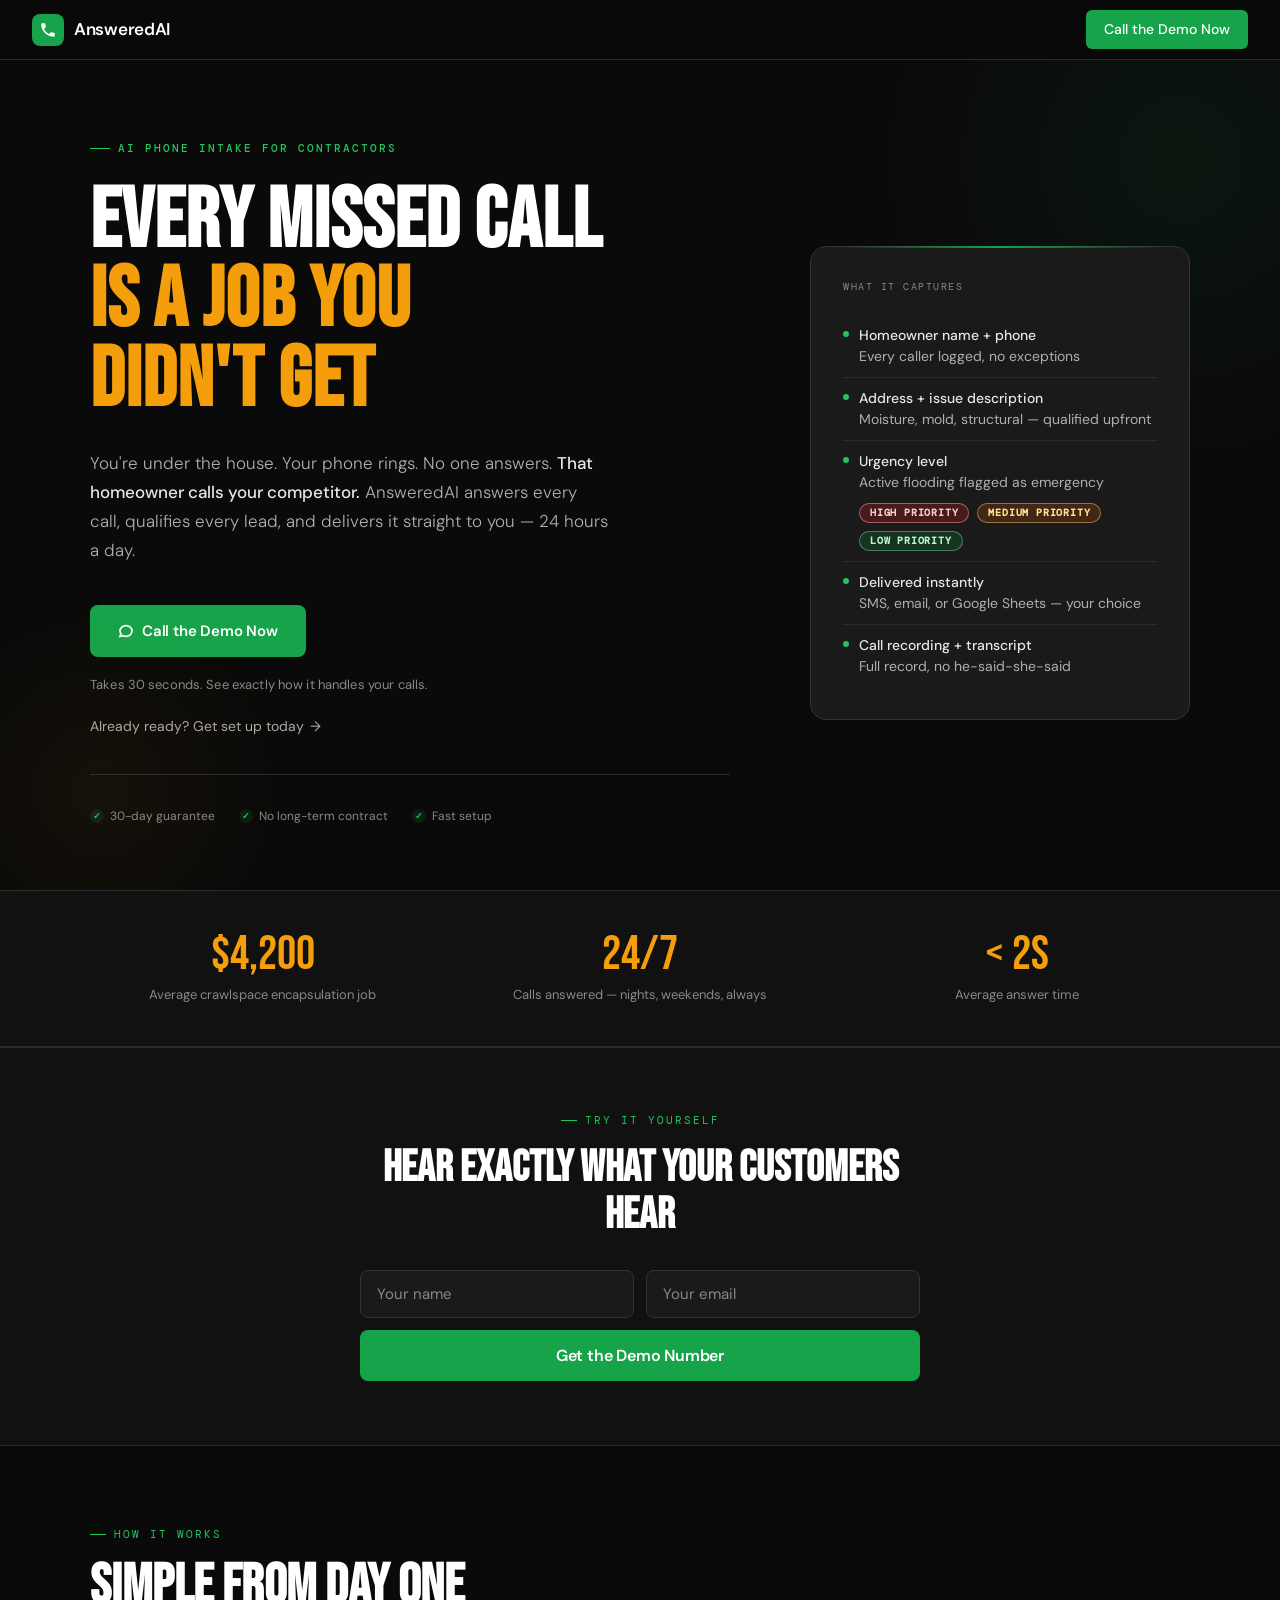
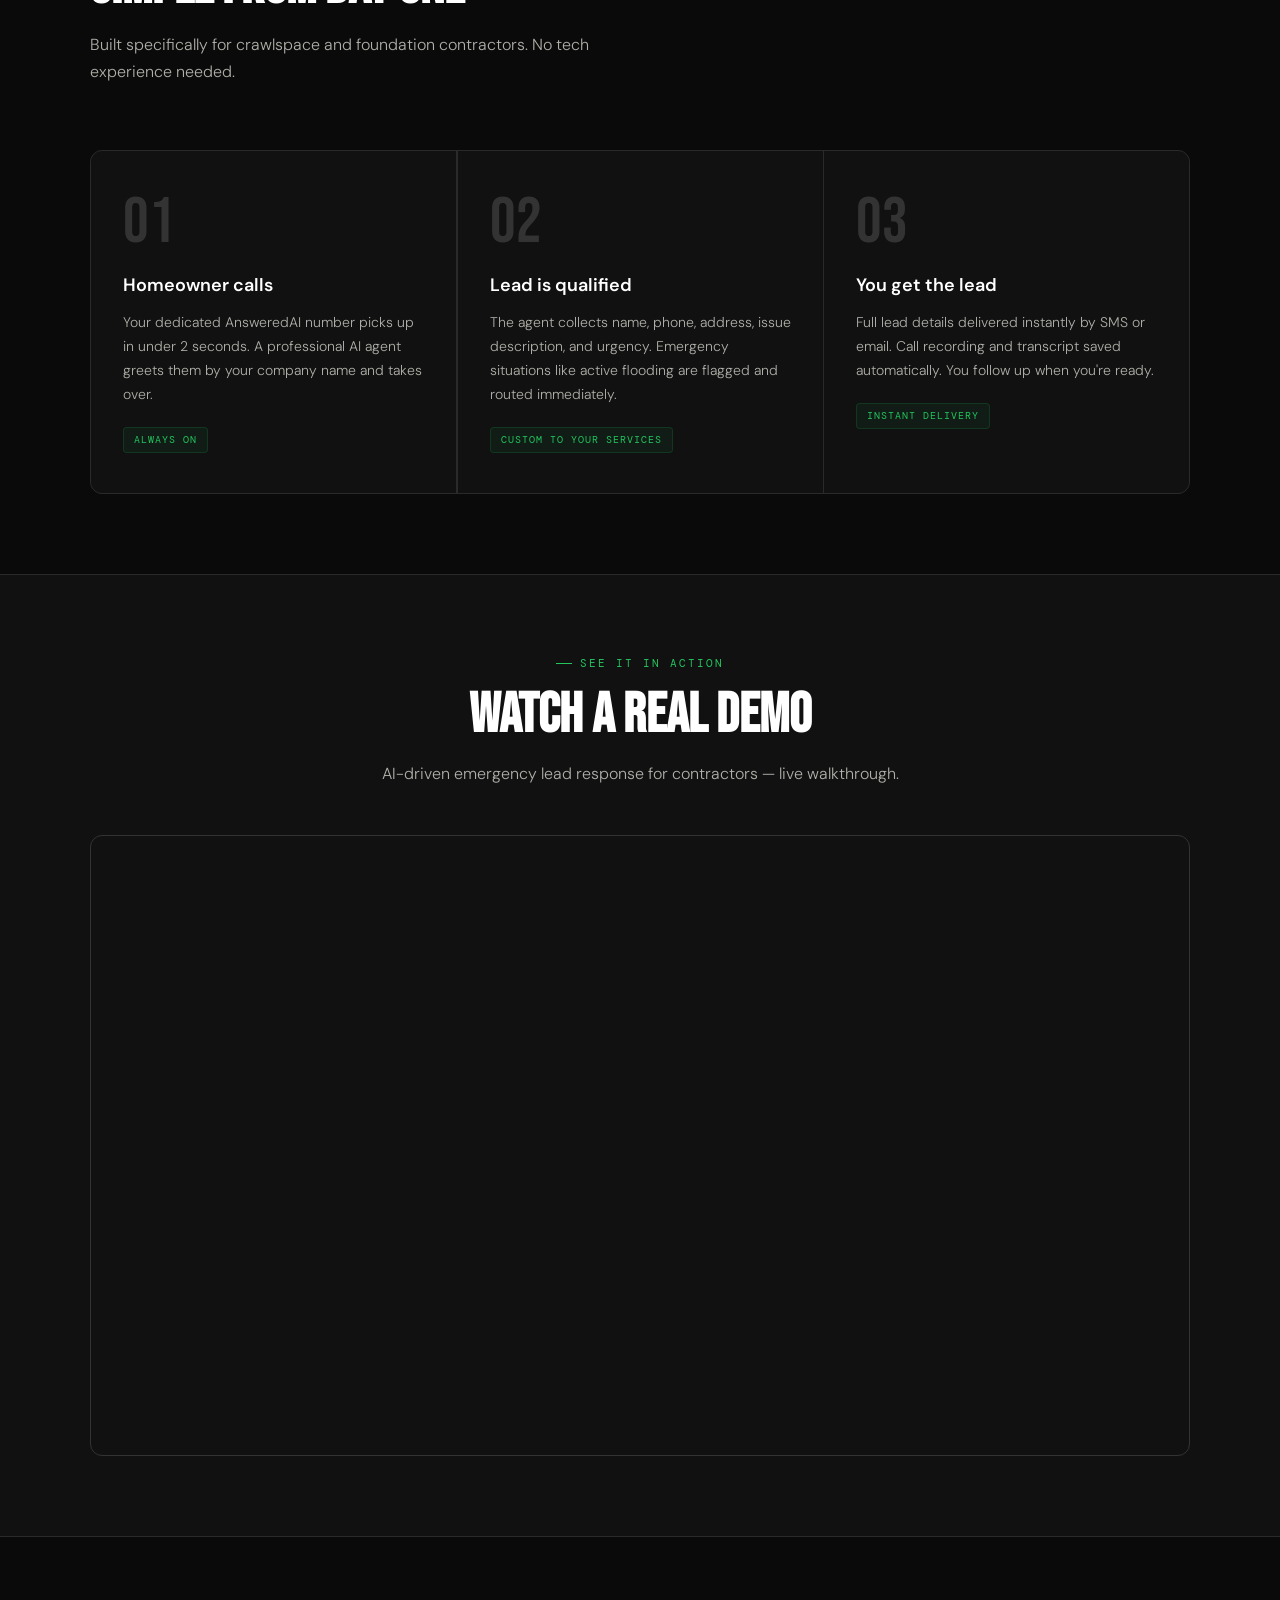
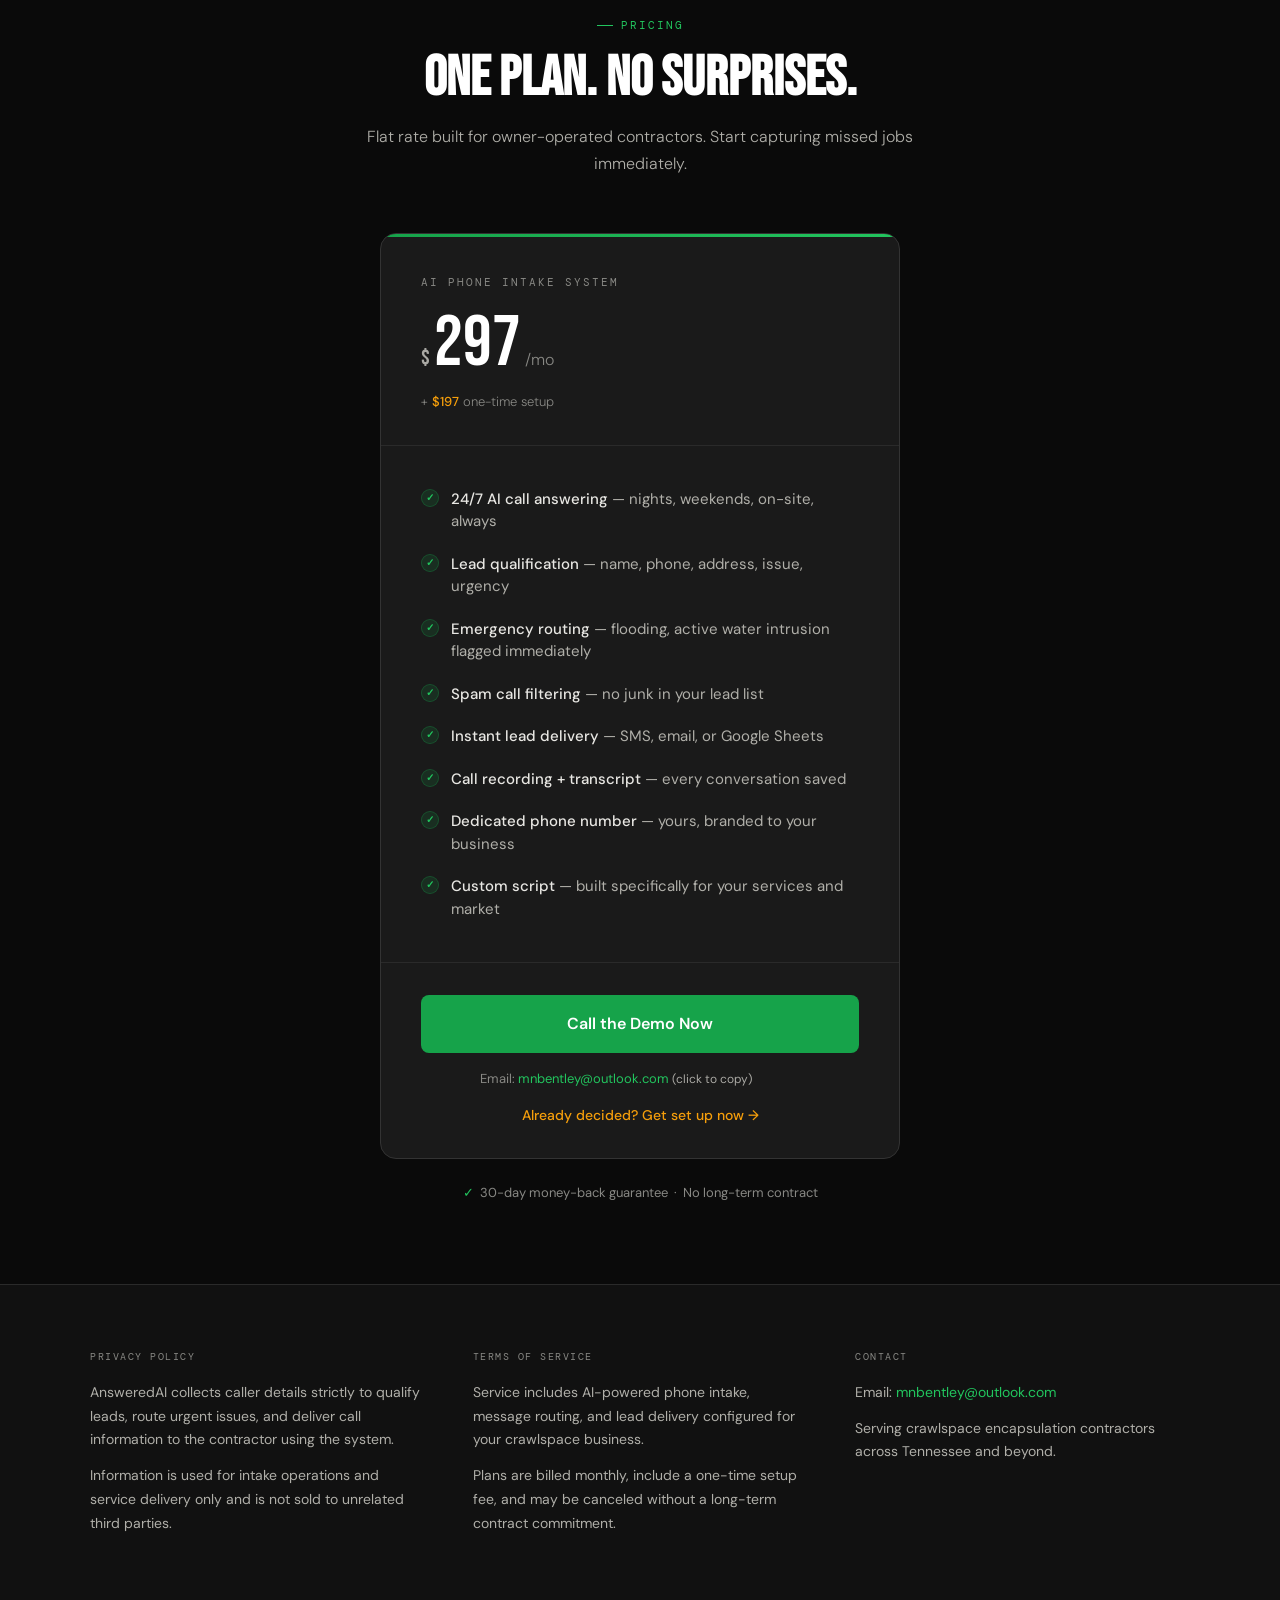
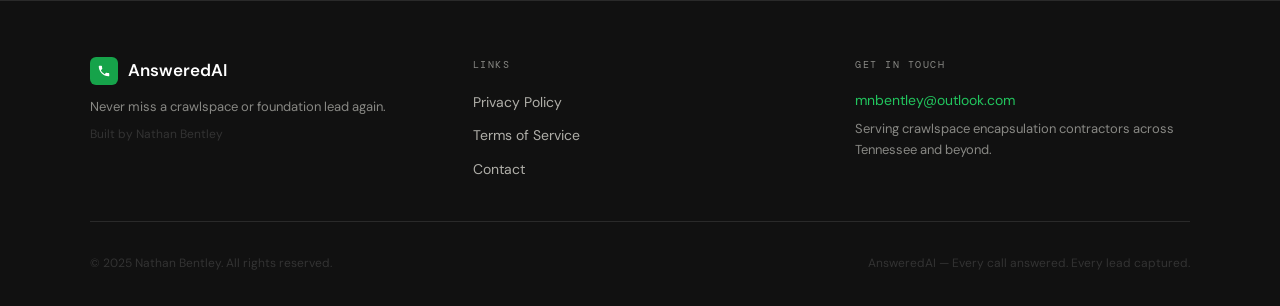
<file: .claude/worktrees/frosty-pascal-bf4740/index.html>
<!DOCTYPE html>
<html lang="en">
<head>
<meta charset="UTF-8">
<meta name="viewport" content="width=device-width, initial-scale=1.0">
  <meta name="description" content="AnsweredAI answers every call, qualifies every lead, and delivers opportunities instantly for crawlspace encapsulation contractors in Tennessee." />
  <meta property="og:type" content="website" />
  <meta property="og:title" content="AnsweredAI | AI Phone Intake for Crawlspace Contractors" />
  <meta property="og:description" content="Every call answered. Every lead captured. Built for owner-operated crawlspace encapsulation contractors in Tennessee." />
  <meta property="og:image" content="https://yourdomain.com/social-preview.png" />
  <meta property="og:url" content="https://yourdomain.com" />
  <meta name="twitter:card" content="summary_large_image" />
  <meta name="twitter:title" content="AnsweredAI | AI Phone Intake for Crawlspace Contractors" />
  <meta name="twitter:description" content="Every call answered. Every lead captured for crawlspace encapsulation contractors in Tennessee and beyond." />
  <meta name="twitter:image" content="https://yourdomain.com/social-preview.png" />
  <title>AnsweredAI | Every call answered. Every lead captured.</title>
  <link rel="preconnect" href="https://fonts.googleapis.com">
  <link rel="preconnect" href="https://fonts.gstatic.com" crossorigin>
  <link href="https://fonts.googleapis.com/css2?family=Bebas+Neue&family=DM+Sans:wght@300;400;500;600&family=DM+Mono:wght@400;500&display=swap" rel="stylesheet">
  <link rel="icon" type="image/png" href="favicon.png" />
<style>
  *, *::before, *::after { box-sizing: border-box; margin: 0; padding: 0; }

  :root {
    --black: #0a0a0a;
    --off-black: #111111;
    --dark: #1a1a1a;
    --dark-mid: #222222;
    --border: #2a2a2a;
    --border-light: #333333;
    --amber: #f59e0b;
    --amber-light: #fcd34d;
    --amber-dark: #b45309;
    --green: #16a34a;
    --green-light: #22c55e;
    --green-bright: #4ade80;
    --white: #ffffff;
    --off-white: #f5f4f0;
    --muted: #888884;
    --muted-light: #aaa9a4;
    --text: #e8e7e3;
    --text-secondary: #b0afa9;
  }

  html { scroll-behavior: smooth; }

  body {
    font-family: 'DM Sans', sans-serif;
    background: var(--black);
    color: var(--text);
    line-height: 1.6;
    -webkit-font-smoothing: antialiased;
  }

  /* NAV */
  nav {
    position: sticky;
    top: 0;
    z-index: 100;
    background: rgba(10,10,10,0.92);
    backdrop-filter: blur(12px);
    border-bottom: 1px solid var(--border);
    padding: 0 2rem;
    height: 60px;
    display: flex;
    align-items: center;
    justify-content: space-between;
  }

  .nav-brand {
    display: flex;
    align-items: center;
    gap: 10px;
    text-decoration: none;
  }

  .nav-logo {
    width: 32px;
    height: 32px;
    background: var(--green);
    border-radius: 8px;
    display: flex;
    align-items: center;
    justify-content: center;
  }

  .nav-logo svg {
    width: 18px;
    height: 18px;
    fill: white;
  }

  .nav-brand-name {
    font-family: 'DM Sans', sans-serif;
    font-weight: 600;
    font-size: 17px;
    color: var(--white);
    letter-spacing: -0.3px;
  }

  .nav-cta {
    background: var(--green);
    color: white;
    text-decoration: none;
    font-size: 14px;
    font-weight: 500;
    padding: 8px 18px;
    border-radius: 6px;
    transition: background 0.15s;
  }

  .nav-cta:hover { background: var(--green-light); }

  /* HERO */
  .hero {
    min-height: 88vh;
    display: flex;
    align-items: center;
    padding: 5rem 2rem 4rem;
    position: relative;
    overflow: hidden;
  }

  .hero::before {
    content: '';
    position: absolute;
    top: -200px;
    right: -200px;
    width: 600px;
    height: 600px;
    background: radial-gradient(circle, rgba(22,163,74,0.08) 0%, transparent 70%);
    pointer-events: none;
  }

  .hero::after {
    content: '';
    position: absolute;
    bottom: -100px;
    left: -100px;
    width: 400px;
    height: 400px;
    background: radial-gradient(circle, rgba(245,158,11,0.05) 0%, transparent 70%);
    pointer-events: none;
  }

  .hero-inner {
    max-width: 1100px;
    margin: 0 auto;
    width: 100%;
    display: grid;
    grid-template-columns: 1fr 380px;
    gap: 5rem;
    align-items: center;
  }

  .hero-eyebrow {
    font-family: 'DM Mono', monospace;
    font-size: 11px;
    font-weight: 500;
    letter-spacing: 2px;
    text-transform: uppercase;
    color: var(--green-light);
    margin-bottom: 1.5rem;
    display: flex;
    align-items: center;
    gap: 8px;
  }

  .hero-eyebrow::before {
    content: '';
    display: inline-block;
    width: 20px;
    height: 1px;
    background: var(--green-light);
  }

  .hero-headline {
    font-family: 'Bebas Neue', sans-serif;
    font-size: clamp(52px, 7vw, 84px);
    line-height: 0.95;
    letter-spacing: 1px;
    color: var(--white);
    margin-bottom: 1.75rem;
  }

  .hero-headline .accent {
    color: var(--amber);
    display: block;
  }

  .hero-sub {
    font-size: 17px;
    font-weight: 300;
    color: var(--text-secondary);
    line-height: 1.7;
    max-width: 520px;
    margin-bottom: 2.5rem;
  }

  .hero-sub strong {
    color: var(--text);
    font-weight: 500;
  }

  .hero-cta-group {
    display: flex;
    flex-direction: column;
    gap: 12px;
    align-items: flex-start;
  }

  .btn-primary {
    display: inline-flex;
    align-items: center;
    gap: 8px;
    background: var(--green);
    color: white;
    text-decoration: none;
    font-size: 15px;
    font-weight: 600;
    padding: 14px 28px;
    border-radius: 8px;
    transition: all 0.15s;
    letter-spacing: -0.2px;
  }

  .btn-primary:hover {
    background: var(--green-light);
    transform: translateY(-1px);
  }

  .btn-primary svg {
    width: 16px;
    height: 16px;
  }

  .btn-secondary {
    display: inline-flex;
    align-items: center;
    gap: 6px;
    color: var(--muted-light);
    text-decoration: none;
    font-size: 14px;
    font-weight: 400;
    transition: color 0.15s;
    padding: 4px 0;
  }

  .btn-secondary:hover { color: var(--text); }

  .btn-secondary::after {
    content: '→';
    font-size: 14px;
    transition: transform 0.15s;
  }

  .btn-secondary:hover::after { transform: translateX(3px); }

  .cta-subtext {
    font-size: 13px;
    color: var(--muted);
    margin: 6px 0 4px;
    font-family: 'DM Sans', sans-serif;
    font-weight: 400;
    letter-spacing: 0.01em;
  }

  .hero-trust {
    display: flex;
    align-items: center;
    gap: 1.5rem;
    margin-top: 2rem;
    padding-top: 2rem;
    border-top: 1px solid var(--border);
  }

  .trust-item {
    display: flex;
    align-items: center;
    gap: 6px;
    font-size: 12px;
    color: var(--muted);
  }

  .trust-check {
    width: 14px;
    height: 14px;
    background: rgba(22,163,74,0.15);
    border-radius: 50%;
    display: flex;
    align-items: center;
    justify-content: center;
    flex-shrink: 0;
  }

  .trust-check::after {
    content: '✓';
    font-size: 9px;
    color: var(--green-light);
    font-weight: 700;
  }

  /* HERO CARD */
  .hero-card {
    background: var(--dark);
    border: 1px solid var(--border-light);
    border-radius: 16px;
    padding: 2rem;
    position: relative;
  }

  .hero-card::before {
    content: '';
    position: absolute;
    top: -1px;
    left: 24px;
    right: 24px;
    height: 2px;
    background: linear-gradient(90deg, transparent, var(--green), transparent);
  }

  .card-label {
    font-family: 'DM Mono', monospace;
    font-size: 10px;
    letter-spacing: 1.5px;
    text-transform: uppercase;
    color: var(--muted);
    margin-bottom: 1.25rem;
  }

  .card-feature {
    display: flex;
    align-items: flex-start;
    gap: 10px;
    padding: 10px 0;
    border-bottom: 1px solid var(--border);
  }

  .card-feature:last-child { border-bottom: none; }

  .card-feature-dot {
    width: 6px;
    height: 6px;
    border-radius: 50%;
    background: var(--green-light);
    margin-top: 6px;
    flex-shrink: 0;
  }

  .card-feature-text {
    font-size: 14px;
    color: var(--text-secondary);
    line-height: 1.5;
  }

  .card-feature-text strong {
    color: var(--text);
    font-weight: 500;
    display: block;
    font-size: 14px;
  }

  .priority-badge-row {
    display: flex;
    flex-wrap: wrap;
    gap: 8px;
    margin-top: 10px;
  }

  .priority-high,
  .priority-medium,
  .priority-low {
    display: inline-flex;
    align-items: center;
    padding: 4px 10px;
    border-radius: 999px;
    border: 1px solid;
    font-family: 'DM Mono', monospace;
    font-size: 10px;
    font-weight: 700;
    letter-spacing: 0.8px;
    line-height: 1;
    text-transform: uppercase;
  }

  .priority-high {
    background: rgba(127, 29, 29, 0.45);
    border-color: rgba(252, 165, 165, 0.5);
    color: #fecaca;
  }

  .priority-medium {
    background: rgba(120, 53, 15, 0.45);
    border-color: rgba(253, 230, 138, 0.42);
    color: #fde68a;
  }

  .priority-low {
    background: rgba(20, 83, 45, 0.45);
    border-color: rgba(134, 239, 172, 0.42);
    color: #bbf7d0;
  }

  /* STATS BAR */
  .stats-bar {
    background: var(--off-black);
    border-top: 1px solid var(--border);
    border-bottom: 1px solid var(--border);
    padding: 2.5rem 2rem;
  }

  .stats-inner {
    max-width: 1100px;
    margin: 0 auto;
    display: grid;
    grid-template-columns: repeat(3, 1fr);
    gap: 2rem;
    text-align: center;
  }

  .stat-number {
    font-family: 'Bebas Neue', sans-serif;
    font-size: 48px;
    color: var(--amber);
    line-height: 1;
    margin-bottom: 6px;
  }

  .stat-label {
    font-size: 13px;
    color: var(--muted);
    font-weight: 400;
  }

  /* SECTION SHARED */
  section {
    padding: 5rem 2rem;
  }

  .section-inner {
    max-width: 1100px;
    margin: 0 auto;
  }

  .section-eyebrow {
    font-family: 'DM Mono', monospace;
    font-size: 11px;
    letter-spacing: 2px;
    text-transform: uppercase;
    color: var(--green-light);
    margin-bottom: 1rem;
    display: flex;
    align-items: center;
    gap: 8px;
  }

  .section-eyebrow::before {
    content: '';
    display: inline-block;
    width: 16px;
    height: 1px;
    background: var(--green-light);
  }

  .section-title {
    font-family: 'Bebas Neue', sans-serif;
    font-size: clamp(36px, 5vw, 56px);
    line-height: 1;
    color: var(--white);
    margin-bottom: 1rem;
  }

  .section-sub {
    font-size: 16px;
    color: var(--text-secondary);
    max-width: 560px;
    font-weight: 300;
    line-height: 1.7;
  }

  /* HOW IT WORKS */
  .how-grid {
    display: grid;
    grid-template-columns: repeat(3, 1fr);
    gap: 1.5px;
    margin-top: 4rem;
    background: var(--border);
    border: 1px solid var(--border);
    border-radius: 12px;
    overflow: hidden;
  }

  .how-step {
    background: var(--off-black);
    padding: 2.5rem 2rem;
    position: relative;
  }

  .step-number {
    font-family: 'Bebas Neue', sans-serif;
    font-size: 64px;
    color: var(--border-light);
    line-height: 1;
    margin-bottom: 1rem;
    display: block;
  }

  .step-title {
    font-family: 'DM Sans', sans-serif;
    font-size: 18px;
    font-weight: 600;
    color: var(--white);
    margin-bottom: 0.75rem;
  }

  .step-body {
    font-size: 14px;
    color: var(--text-secondary);
    line-height: 1.7;
    font-weight: 300;
  }

  .step-tag {
    display: inline-block;
    margin-top: 1.25rem;
    font-family: 'DM Mono', monospace;
    font-size: 10px;
    letter-spacing: 1px;
    text-transform: uppercase;
    color: var(--green-light);
    background: rgba(22,163,74,0.08);
    border: 1px solid rgba(22,163,74,0.2);
    padding: 4px 10px;
    border-radius: 4px;
  }

  /* VIDEO */
  .video-section {
    background: var(--off-black);
    border-top: 1px solid var(--border);
    border-bottom: 1px solid var(--border);
  }

  .video-header {
    text-align: center;
    margin-bottom: 3rem;
  }

  .video-wrapper {
    position: relative;
    padding-bottom: 56.25%;
    height: 0;
    min-height: 300px;
    border-radius: 12px;
    overflow: hidden;
    border: 1px solid var(--border-light);
  }

  .video-wrapper iframe {
    position: absolute;
    top: 0; left: 0;
    width: 100%; height: 100%;
  }

  /* PRICING */
  .pricing-section {
    background: var(--black);
  }

  .pricing-header {
    text-align: center;
    margin-bottom: 3.5rem;
  }

  .pricing-card {
    max-width: 520px;
    margin: 0 auto;
    background: var(--dark);
    border: 1px solid var(--border-light);
    border-radius: 16px;
    overflow: hidden;
    position: relative;
  }

  .pricing-card::before {
    content: '';
    position: absolute;
    top: 0;
    left: 0;
    right: 0;
    height: 3px;
    background: linear-gradient(90deg, var(--green), var(--green-light));
  }

  .pricing-card-header {
    padding: 2.5rem 2.5rem 2rem;
    border-bottom: 1px solid var(--border);
  }

  .pricing-plan-name {
    font-family: 'DM Mono', monospace;
    font-size: 11px;
    letter-spacing: 2px;
    text-transform: uppercase;
    color: var(--muted);
    margin-bottom: 1rem;
  }

  .pricing-price {
    display: flex;
    align-items: baseline;
    gap: 4px;
    margin-bottom: 6px;
  }

  .price-dollar {
    font-family: 'Bebas Neue', sans-serif;
    font-size: 22px;
    color: var(--muted-light);
    margin-bottom: 10px;
  }

  .price-amount {
    font-family: 'Bebas Neue', sans-serif;
    font-size: 72px;
    color: var(--white);
    line-height: 1;
  }

  .price-period {
    font-size: 16px;
    color: var(--muted);
    font-weight: 300;
  }

  .price-setup {
    font-size: 13px;
    color: var(--muted);
    font-weight: 300;
  }

  .price-setup span {
    color: var(--amber);
    font-weight: 500;
  }

  .pricing-features {
    padding: 2rem 2.5rem;
    border-bottom: 1px solid var(--border);
  }

  .pricing-feature {
    display: flex;
    align-items: flex-start;
    gap: 12px;
    padding: 10px 0;
  }

  .feature-check {
    width: 18px;
    height: 18px;
    border-radius: 50%;
    background: rgba(22,163,74,0.15);
    border: 1px solid rgba(22,163,74,0.3);
    display: flex;
    align-items: center;
    justify-content: center;
    flex-shrink: 0;
    margin-top: 1px;
  }

  .feature-check::after {
    content: '✓';
    font-size: 10px;
    color: var(--green-light);
    font-weight: 700;
  }

  .feature-text {
    font-size: 15px;
    color: var(--text-secondary);
    line-height: 1.5;
  }

  .feature-text strong {
    color: var(--text);
    font-weight: 500;
  }

  .pricing-cta {
    padding: 2rem 2.5rem;
    text-align: center;
  }

  .btn-pricing {
    display: block;
    width: 100%;
    background: var(--green);
    color: white;
    text-decoration: none;
    font-size: 16px;
    font-weight: 600;
    padding: 16px;
    border-radius: 8px;
    text-align: center;
    transition: all 0.15s;
    margin-bottom: 16px;
  }

  .btn-pricing:hover {
    background: var(--green-light);
    transform: translateY(-1px);
  }

  .pricing-demo-note {
    font-size: 13px;
    color: var(--muted);
  }

  .pricing-demo-note a {
    color: var(--green-light);
    text-decoration: none;
  }

  .pricing-demo-note a:hover {
    text-decoration: underline;
  }

  .copy-email-hint {
    color: var(--muted-light);
    font-size: 0.92em;
  }

  .copy-email {
    cursor: pointer;
  }

  .copy-toast {
    display: inline-block;
    margin-left: 6px;
    font-size: 11px;
    color: var(--green-light);
    opacity: 0;
    transition: opacity 0.3s;
    font-family: 'DM Mono', monospace;
  }
  .copy-toast.show { opacity: 1; }

  .pricing-guarantee {
    text-align: center;
    margin-top: 1.5rem;
    font-size: 13px;
    color: var(--muted);
    display: flex;
    align-items: center;
    justify-content: center;
    gap: 6px;
  }

  .pricing-secondary-cta {
    display: block;
    text-align: center;
    margin-top: 14px;
    font-size: 14px;
    color: var(--amber);
    text-decoration: none;
    transition: color 0.15s;
    font-weight: 500;
  }

  .pricing-secondary-cta:hover { color: var(--amber-light); }

  /* FOOTER */
  footer {
    background: var(--off-black);
    border-top: 1px solid var(--border);
    padding: 3.5rem 2rem 2rem;
  }

  .footer-inner {
    max-width: 1100px;
    margin: 0 auto;
  }

  .footer-top {
    display: grid;
    grid-template-columns: 1fr 1fr 1fr;
    gap: 3rem;
    padding-bottom: 2.5rem;
    border-bottom: 1px solid var(--border);
    margin-bottom: 2rem;
  }

  .footer-brand-name {
    font-family: 'DM Sans', sans-serif;
    font-weight: 600;
    font-size: 17px;
    color: var(--white);
    display: flex;
    align-items: center;
    gap: 10px;
    margin-bottom: 0.75rem;
  }

  .footer-logo {
    width: 28px;
    height: 28px;
    background: var(--green);
    border-radius: 6px;
    display: flex;
    align-items: center;
    justify-content: center;
    flex-shrink: 0;
  }

  .footer-logo svg {
    width: 14px;
    height: 14px;
    fill: white;
  }

  .footer-tagline {
    font-size: 13px;
    color: var(--muted);
    line-height: 1.6;
    margin-bottom: 0.5rem;
  }

  .footer-built-by {
    font-size: 12px;
    color: var(--border-light);
  }

  .footer-nav-title {
    font-family: 'DM Mono', monospace;
    font-size: 10px;
    letter-spacing: 1.5px;
    text-transform: uppercase;
    color: var(--muted);
    margin-bottom: 1rem;
  }

  .footer-links {
    list-style: none;
    display: flex;
    flex-direction: column;
    gap: 8px;
  }

  .footer-links a {
    color: var(--text-secondary);
    text-decoration: none;
    font-size: 14px;
    transition: color 0.15s;
  }

  .footer-links a:hover { color: var(--white); }

  .footer-contact-title {
    font-family: 'DM Mono', monospace;
    font-size: 10px;
    letter-spacing: 1.5px;
    text-transform: uppercase;
    color: var(--muted);
    margin-bottom: 1rem;
  }

  .footer-contact-email {
    color: var(--green-light);
    text-decoration: none;
    font-size: 14px;
    display: inline-block;
  }

  .footer-contact-email:hover { text-decoration: underline; }

  .footer-contact-row {
    display: flex;
    align-items: center;
    flex-wrap: wrap;
    gap: 0;
    margin-bottom: 8px;
  }

  .footer-contact-row .copy-toast {
    margin-left: 8px;
  }

  .footer-contact-service {
    font-size: 13px;
    color: var(--muted);
    line-height: 1.6;
  }

  .footer-bottom {
    display: flex;
    align-items: center;
    justify-content: space-between;
    font-size: 12px;
    color: var(--border-light);
  }

  /* RESPONSIVE */
  @media (max-width: 900px) {
    .hero-inner {
      grid-template-columns: 1fr;
      gap: 3rem;
    }

    .hero-card { display: none; }

    .how-grid {
      grid-template-columns: 1fr;
    }

    .stats-inner {
      grid-template-columns: repeat(3, 1fr);
      gap: 1rem;
    }

    .stat-number { font-size: 36px; }

    .footer-top {
      grid-template-columns: 1fr;
      gap: 2rem;
    }
  }

  @media (max-width: 600px) {
    nav { padding: 0 1rem; }
    .hero { padding: 3rem 1rem; }
    section { padding: 3.5rem 1rem; }
    .stats-inner { grid-template-columns: 1fr; text-align: left; }
    .hero-trust { flex-direction: column; align-items: flex-start; gap: 0.75rem; }
    .footer-bottom { flex-direction: column; gap: 0.5rem; text-align: center; }
  }

  /* DEMO CAPTURE */
  .demo-capture-section {
    background: var(--off-black);
    border-top: 1px solid var(--border);
    border-bottom: 1px solid var(--border);
    padding: 4rem 2rem;
  }

  .demo-capture-card {
    max-width: 560px;
    margin: 0 auto;
    text-align: center;
  }

  .demo-capture-title {
    font-family: 'Bebas Neue', sans-serif;
    font-size: clamp(30px, 4vw, 44px);
    color: var(--white);
    line-height: 1.05;
    margin-bottom: 2rem;
  }

  .demo-fields {
    display: flex;
    gap: 12px;
    margin-bottom: 12px;
  }

  .demo-fields input {
    flex: 1;
    background: var(--dark);
    border: 1px solid var(--border-light);
    border-radius: 8px;
    padding: 13px 16px;
    font-family: 'DM Sans', sans-serif;
    font-size: 15px;
    color: var(--text);
    outline: none;
    transition: border-color 0.15s;
  }

  .demo-fields input::placeholder { color: var(--muted); }

  .demo-fields input:focus { border-color: var(--green); }

  .btn-demo-submit {
    width: 100%;
    background: var(--green);
    color: white;
    border: none;
    border-radius: 8px;
    padding: 15px;
    font-family: 'DM Sans', sans-serif;
    font-size: 16px;
    font-weight: 600;
    cursor: pointer;
    transition: all 0.15s;
    letter-spacing: -0.2px;
  }

  .btn-demo-submit:hover {
    background: var(--green-light);
    transform: translateY(-1px);
  }

  .demo-instruction {
    font-size: 15px;
    color: var(--text-secondary);
    line-height: 1.6;
    margin-bottom: 1.25rem;
    font-weight: 300;
  }

  .demo-phone-number {
    display: inline-block;
    font-family: 'Bebas Neue', sans-serif;
    font-size: clamp(42px, 8vw, 64px);
    color: var(--amber);
    text-decoration: none;
    letter-spacing: 2px;
    line-height: 1;
    transition: color 0.15s;
  }

  .demo-phone-number:hover { color: var(--amber-light); }

  @media (max-width: 600px) {
    .demo-fields { flex-direction: column; }
  }

  /* ANIMATIONS */
  @keyframes fadeUp {
    from { opacity: 0; transform: translateY(20px); }
    to { opacity: 1; transform: translateY(0); }
  }

  .hero-eyebrow { animation: fadeUp 0.5s ease both; }
  .hero-headline { animation: fadeUp 0.5s ease 0.1s both; }
  .hero-sub { animation: fadeUp 0.5s ease 0.2s both; }
  .hero-cta-group { animation: fadeUp 0.5s ease 0.3s both; }
  .hero-trust { animation: fadeUp 0.5s ease 0.4s both; }
  .hero-card { animation: fadeUp 0.5s ease 0.2s both; }
</style>
</head>
<body>

<a class="skip-link" href="#main" style="position:absolute;left:-9999px;top:0;background:var(--green);color:white;padding:8px 16px;z-index:9999;border-radius:0 0 6px 0;font-size:14px;">Skip to content</a>

<!-- NAV -->
<nav>
  <a href="#" class="nav-brand">
    <div class="nav-logo">
      <svg viewBox="0 0 24 24" xmlns="http://www.w3.org/2000/svg"><path d="M6.62 10.79c1.44 2.83 3.76 5.14 6.59 6.59l2.2-2.2c.27-.27.67-.36 1.02-.24 1.12.37 2.33.57 3.57.57.55 0 1 .45 1 1V20c0 .55-.45 1-1 1-9.39 0-17-7.61-17-17 0-.55.45-1 1-1h3.5c.55 0 1 .45 1 1 0 1.25.2 2.45.57 3.57.11.35.03.74-.25 1.02l-2.2 2.2z"/></svg>
    </div>
    <span class="nav-brand-name">AnsweredAI</span>
  </a>
  <a href="tel:+19403734586" class="nav-cta">Call the Demo Now</a>
</nav>

<!-- HERO -->
<main id="main">
<section class="hero">
  <div class="hero-inner">
    <div class="hero-content">
      <p class="hero-eyebrow">AI Phone Intake for Contractors</p>
      <h1 class="hero-headline">
        Every Missed Call<br>
        <span class="accent">Is a Job You<br>Didn't Get</span>
      </h1>
      <p class="hero-sub">
        You're under the house. Your phone rings. No one answers. <strong>That homeowner calls your competitor.</strong>
        AnsweredAI answers every call, qualifies every lead, and delivers it straight to you — 24 hours a day.
      </p>
      <div class="hero-cta-group">
        <a href="tel:+19403734586" class="btn-primary cta-button">
          <svg viewBox="0 0 24 24" fill="none" stroke="currentColor" stroke-width="2.5"><path d="M8 12h.01M12 12h.01M16 12h.01M21 12c0 4.418-4.03 8-9 8a9.863 9.863 0 01-4.255-.949L3 20l1.395-3.72C3.512 15.042 3 13.574 3 12c0-4.418 4.03-8 9-8s9 3.582 9 8z"/></svg>
          Call the Demo Now
        </a>
        <p class="cta-subtext">Takes 30 seconds. See exactly how it handles your calls.</p>
        <a href="https://buy.stripe.com/eVq7sKauSaXr9Ei1E37kc06" target="_blank" rel="noopener" class="btn-secondary">Already ready? Get set up today</a>
      </div>
      <div class="hero-trust">
        <div class="trust-item">
          <div class="trust-check"></div>
          30-day guarantee
        </div>
        <div class="trust-item">
          <div class="trust-check"></div>
          No long-term contract
        </div>
        <div class="trust-item">
          <div class="trust-check"></div>
          Fast setup
        </div>
      </div>
    </div>
    <div class="hero-card">
      <p class="card-label">What it captures</p>
      <div class="card-feature">
        <div class="card-feature-dot"></div>
        <div class="card-feature-text">
          <strong>Homeowner name + phone</strong>
          Every caller logged, no exceptions
        </div>
      </div>
      <div class="card-feature">
        <div class="card-feature-dot"></div>
        <div class="card-feature-text">
          <strong>Address + issue description</strong>
          Moisture, mold, structural — qualified upfront
        </div>
      </div>
      <div class="card-feature">
        <div class="card-feature-dot"></div>
        <div class="card-feature-text">
          <strong>Urgency level</strong>
          Active flooding flagged as emergency
          <div class="priority-badge-row" aria-label="Priority examples">
            <span class="priority-high">High Priority</span>
            <span class="priority-medium">Medium Priority</span>
            <span class="priority-low">Low Priority</span>
          </div>
        </div>
      </div>
      <div class="card-feature">
        <div class="card-feature-dot"></div>
        <div class="card-feature-text">
          <strong>Delivered instantly</strong>
          SMS, email, or Google Sheets — your choice
        </div>
      </div>
      <div class="card-feature">
        <div class="card-feature-dot"></div>
        <div class="card-feature-text">
          <strong>Call recording + transcript</strong>
          Full record, no he-said-she-said
        </div>
      </div>
    </div>
  </div>
</section>

<!-- STATS BAR -->
<div class="stats-bar">
  <div class="stats-inner">
    <div>
      <div class="stat-number">$4,200</div>
      <div class="stat-label">Average crawlspace encapsulation job</div>
    </div>
    <div>
      <div class="stat-number">24/7</div>
      <div class="stat-label">Calls answered — nights, weekends, always</div>
    </div>
    <div>
      <div class="stat-number">&lt; 2s</div>
      <div class="stat-label">Average answer time</div>
    </div>
  </div>
</div>

<!-- EMAIL CAPTURE / DEMO NUMBER -->
<section class="demo-capture-section" id="demo">
  <div class="section-inner">
    <div class="demo-capture-card">
      <p class="section-eyebrow" style="justify-content: center;">Try it yourself</p>
      <h2 class="demo-capture-title">Hear exactly what your customers hear</h2>

      <div id="demo-form-wrap">
        <form id="demo-capture-form">
          <div class="demo-fields">
            <input type="text" id="demo-name" name="name" placeholder="Your name" required autocomplete="name">
            <input type="email" id="demo-email" name="email" placeholder="Your email" required autocomplete="email">
          </div>
          <button type="submit" class="btn-demo-submit">Get the Demo Number</button>
        </form>
      </div>

      <div id="demo-number-reveal" style="display: none;">
        <p class="demo-instruction">Call now and pretend you need crawlspace work — hear exactly what your customers would hear.</p>
        <a href="tel:+19125560216" class="demo-phone-number">+1 (912) 556-0216</a>
      </div>
    </div>
  </div>
</section>

<!-- HOW IT WORKS -->
<section>
  <div class="section-inner">
    <p class="section-eyebrow">How it works</p>
    <h2 class="section-title">Simple from day one</h2>
    <p class="section-sub">Built specifically for crawlspace and foundation contractors. No tech experience needed.</p>
    <div class="how-grid">
      <div class="how-step">
        <span class="step-number">01</span>
        <div class="step-title">Homeowner calls</div>
        <p class="step-body">Your dedicated AnsweredAI number picks up in under 2 seconds. A professional AI agent greets them by your company name and takes over.</p>
        <span class="step-tag">Always on</span>
      </div>
      <div class="how-step">
        <span class="step-number">02</span>
        <div class="step-title">Lead is qualified</div>
        <p class="step-body">The agent collects name, phone, address, issue description, and urgency. Emergency situations like active flooding are flagged and routed immediately.</p>
        <span class="step-tag">Custom to your services</span>
      </div>
      <div class="how-step">
        <span class="step-number">03</span>
        <div class="step-title">You get the lead</div>
        <p class="step-body">Full lead details delivered instantly by SMS or email. Call recording and transcript saved automatically. You follow up when you're ready.</p>
        <span class="step-tag">Instant delivery</span>
      </div>
    </div>
  </div>
</section>

<!-- VIDEO -->
<section class="video-section">
  <div class="section-inner">
    <div class="video-header">
      <p class="section-eyebrow" style="justify-content: center;">See it in action</p>
      <h2 class="section-title">Watch a real demo</h2>
      <p class="section-sub" style="margin: 0 auto; text-align: center;">AI-driven emergency lead response for contractors — live walkthrough.</p>
    </div>
    <div class="video-wrapper">
      <iframe
        src="https://www.loom.com/embed/12f3e330331041a691b1dd29a1fb21e3"
        frameborder="0"
        webkitallowfullscreen
        mozallowfullscreen
        allowfullscreen
        title="AnsweredAI Demo">
      </iframe>
    </div>
  </div>
</section>

<!-- PRICING -->
<section class="pricing-section" id="pricing">
  <div class="section-inner">
    <div class="pricing-header">
      <p class="section-eyebrow" style="justify-content: center;">Pricing</p>
      <h2 class="section-title">One plan. No surprises.</h2>
      <p class="section-sub" style="margin: 0 auto; text-align: center;">Flat rate built for owner-operated contractors. Start capturing missed jobs immediately.</p>
    </div>
    <div class="pricing-card">
      <div class="pricing-card-header">
        <p class="pricing-plan-name">AI Phone Intake System</p>
        <div class="pricing-price">
          <span class="price-dollar">$</span>
          <span class="price-amount">297</span>
          <span class="price-period">/mo</span>
        </div>
        <p class="price-setup">+ <span>$197</span> one-time setup</p>
      </div>
      <div class="pricing-features">
        <div class="pricing-feature">
          <div class="feature-check"></div>
          <span class="feature-text"><strong>24/7 AI call answering</strong> — nights, weekends, on-site, always</span>
        </div>
        <div class="pricing-feature">
          <div class="feature-check"></div>
          <span class="feature-text"><strong>Lead qualification</strong> — name, phone, address, issue, urgency</span>
        </div>
        <div class="pricing-feature">
          <div class="feature-check"></div>
          <span class="feature-text"><strong>Emergency routing</strong> — flooding, active water intrusion flagged immediately</span>
        </div>
        <div class="pricing-feature">
          <div class="feature-check"></div>
          <span class="feature-text"><strong>Spam call filtering</strong> — no junk in your lead list</span>
        </div>
        <div class="pricing-feature">
          <div class="feature-check"></div>
          <span class="feature-text"><strong>Instant lead delivery</strong> — SMS, email, or Google Sheets</span>
        </div>
        <div class="pricing-feature">
          <div class="feature-check"></div>
          <span class="feature-text"><strong>Call recording + transcript</strong> — every conversation saved</span>
        </div>
        <div class="pricing-feature">
          <div class="feature-check"></div>
          <span class="feature-text"><strong>Dedicated phone number</strong> — yours, branded to your business</span>
        </div>
        <div class="pricing-feature">
          <div class="feature-check"></div>
          <span class="feature-text"><strong>Custom script</strong> — built specifically for your services and market</span>
        </div>
      </div>
      <div class="pricing-cta">
        <a href="tel:+19403734586" class="btn-pricing">
          Call the Demo Now
        </a>
        <p class="pricing-demo-note">
          Email: <a href="#" class="copy-email" data-email="mnbentley@outlook.com">mnbentley@outlook.com</a> <span class="copy-email-hint">(click to copy)</span><span class="copy-toast" id="toast-pricing">copied</span>
        </p>
        <a href="https://buy.stripe.com/eVq7sKauSaXr9Ei1E37kc06" target="_blank" rel="noopener" class="pricing-secondary-cta">
          Already decided? Get set up now →
        </a>
      </div>
    </div>
    <p class="pricing-guarantee">
      <span style="color: var(--green-light);">✓</span>
      30-day money-back guarantee &nbsp;·&nbsp; No long-term contract
    </p>
  </div>
</section>

<!-- LEGAL / CONTACT -->
<section style="background: var(--off-black); border-top: 1px solid var(--border); padding: 4rem 2rem;">
  <div class="section-inner" style="display: grid; grid-template-columns: repeat(3, 1fr); gap: 3rem;">
    <article id="privacy">
      <p style="font-family: 'DM Mono', monospace; font-size: 10px; letter-spacing: 1.5px; text-transform: uppercase; color: var(--muted); margin-bottom: 1rem;">Privacy Policy</p>
      <p style="font-size: 14px; color: var(--text-secondary); line-height: 1.7; margin-bottom: 0.75rem;">AnsweredAI collects caller details strictly to qualify leads, route urgent issues, and deliver call information to the contractor using the system.</p>
      <p style="font-size: 14px; color: var(--text-secondary); line-height: 1.7;">Information is used for intake operations and service delivery only and is not sold to unrelated third parties.</p>
    </article>
    <article id="terms">
      <p style="font-family: 'DM Mono', monospace; font-size: 10px; letter-spacing: 1.5px; text-transform: uppercase; color: var(--muted); margin-bottom: 1rem;">Terms of Service</p>
      <p style="font-size: 14px; color: var(--text-secondary); line-height: 1.7; margin-bottom: 0.75rem;">Service includes AI-powered phone intake, message routing, and lead delivery configured for your crawlspace business.</p>
      <p style="font-size: 14px; color: var(--text-secondary); line-height: 1.7;">Plans are billed monthly, include a one-time setup fee, and may be canceled without a long-term contract commitment.</p>
    </article>
    <article id="contact">
      <p style="font-family: 'DM Mono', monospace; font-size: 10px; letter-spacing: 1.5px; text-transform: uppercase; color: var(--muted); margin-bottom: 1rem;">Contact</p>
      <p style="font-size: 14px; color: var(--text-secondary); line-height: 1.7; margin-bottom: 0.75rem;">Email: <a href="#" class="copy-email" data-email="mnbentley@outlook.com" style="color: var(--green-light); text-decoration: none;">mnbentley@outlook.com</a><span class="copy-toast">copied</span></p>
      <p style="font-size: 14px; color: var(--text-secondary); line-height: 1.7;">Serving crawlspace encapsulation contractors across Tennessee and beyond.</p>
    </article>
  </div>
</section>
</main>

<!-- FOOTER -->
<footer>
  <div class="footer-inner">
    <div class="footer-top">
      <div>
        <div class="footer-brand-name">
          <div class="footer-logo">
            <svg viewBox="0 0 24 24" xmlns="http://www.w3.org/2000/svg"><path d="M6.62 10.79c1.44 2.83 3.76 5.14 6.59 6.59l2.2-2.2c.27-.27.67-.36 1.02-.24 1.12.37 2.33.57 3.57.57.55 0 1 .45 1 1V20c0 .55-.45 1-1 1-9.39 0-17-7.61-17-17 0-.55.45-1 1-1h3.5c.55 0 1 .45 1 1 0 1.25.2 2.45.57 3.57.11.35.03.74-.25 1.02l-2.2 2.2z"/></svg>
          </div>
          AnsweredAI
        </div>
        <p class="footer-tagline">Never miss a crawlspace or foundation lead again.</p>
        <p class="footer-built-by">Built by Nathan Bentley</p>
      </div>
      <div>
        <p class="footer-nav-title">Links</p>
        <ul class="footer-links">
          <li><a href="#privacy">Privacy Policy</a></li>
          <li><a href="#terms">Terms of Service</a></li>
          <li><a href="#contact">Contact</a></li>
        </ul>
      </div>
      <div>
        <p class="footer-contact-title">Get in touch</p>
        <div class="footer-contact-row">
          <a href="#" class="footer-contact-email copy-email" data-email="mnbentley@outlook.com">mnbentley@outlook.com</a>
          <span class="copy-toast">copied</span>
        </div>
        <p class="footer-contact-service">Serving crawlspace encapsulation contractors across Tennessee and beyond.</p>
      </div>
    </div>
    <div class="footer-bottom">
      <span>© 2025 Nathan Bentley. All rights reserved.</span>
      <span>AnsweredAI — Every call answered. Every lead captured.</span>
    </div>
  </div>
</footer>

<script src="script.js"></script>
<script>
  function showCopyToast(el) {
    var toast = el.parentElement && el.parentElement.querySelector('.copy-toast');
    if (!toast) {
      toast = el.closest('.pricing-demo-note') && el.closest('.pricing-demo-note').querySelector('.copy-toast');
    }
    if (!toast) {
      toast = document.querySelector('.copy-toast');
    }
    if (toast) {
      toast.classList.add('show');
      setTimeout(function() {
        toast.classList.remove('show');
      }, 2000);
    }
  }

  function copyWithExecCommand(text) {
    var textarea = document.createElement('textarea');
    textarea.value = text;
    textarea.setAttribute('readonly', '');
    textarea.setAttribute('aria-hidden', 'true');
    textarea.style.position = 'fixed';
    textarea.style.top = '-9999px';
    textarea.style.left = '-9999px';

    document.body.appendChild(textarea);
    textarea.focus();
    textarea.select();

    var copied = false;

    try {
      copied = document.execCommand('copy');
    } catch (error) {
      copied = false;
    }

    document.body.removeChild(textarea);
    return copied;
  }

  function copyEmail(email) {
    if (navigator.clipboard && typeof navigator.clipboard.writeText === 'function') {
      return navigator.clipboard.writeText(email).then(function() {
        return true;
      }).catch(function() {
        return copyWithExecCommand(email);
      });
    }

    return Promise.resolve(copyWithExecCommand(email));
  }

  // Copy email to clipboard
  document.querySelectorAll('.copy-email').forEach(function(el) {
    el.addEventListener('click', function(e) {
      e.preventDefault();

      var email = this.getAttribute('data-email');

      copyEmail(email).then(function(copied) {
        if (copied) {
          showCopyToast(el);
          return;
        }

        window.location.href = 'mailto:' + email;
      });
    });
  });

  // Demo capture form
  var demoCaptureForm = document.getElementById('demo-capture-form');
  if (demoCaptureForm) {
    demoCaptureForm.addEventListener('submit', function(e) {
      e.preventDefault();
      var name = document.getElementById('demo-name').value.trim();
      var email = document.getElementById('demo-email').value.trim();

      fetch('http://localhost:5678/webhook/3b1367a0-8caa-42a2-b946-c909c03a4d5a', {
        method: 'POST',
        headers: { 'Content-Type': 'application/json' },
        body: JSON.stringify({ name: name, email: email })
      }).catch(function() {});

      document.getElementById('demo-form-wrap').style.display = 'none';
      document.getElementById('demo-number-reveal').style.display = 'block';
    });
  }

  // Ensure all mailto buttons work as fallback
  document.querySelectorAll('.btn-pricing').forEach(function(el) {
    el.addEventListener('click', function(e) {
      var href = this.getAttribute('href');
      if (href && href.startsWith('mailto:')) {
        window.location.href = href;
      }
    });
  });
</script>
</body>
</html>
</file>
<file: assets/css/site.css>
:root{--paper:#f4f4f0;--bright:#fafaf7;--ink:#111;--muted:#64645f;--rule:#d6d6cf;--dark:#121416;--light:#f5f5f1;--orange:#c8664b;--orange-dark:#a84f38;--orange-soft:#ead8d1;--blue:#315cf5;--sans:"Instrument Sans",Arial,sans-serif;--mono:"IBM Plex Mono",Consolas,monospace;--shell:min(1180px,calc(100% - 48px))}
html,body{max-width:100%;overflow-x:hidden}
*,*::before,*::after{box-sizing:border-box}html{scroll-behavior:smooth;scroll-padding-top:82px}body{margin:0;background:var(--paper);color:var(--ink);font-family:var(--sans);line-height:1.55;-webkit-font-smoothing:antialiased}a{color:inherit}img{display:block;max-width:100%}button,input,textarea,select{font:inherit}.shell{width:var(--shell);margin-inline:auto}.section-grid{border-bottom:1px solid var(--rule)}.sr-only{position:absolute;width:1px;height:1px;padding:0;margin:-1px;overflow:hidden;clip:rect(0,0,0,0);white-space:nowrap;border:0}.skip-link{position:fixed;z-index:9999;top:8px;left:8px;transform:translateY(-150%);background:var(--dark);color:#fff;padding:10px 14px;font:500 12px var(--mono);text-decoration:none}.skip-link:focus{transform:translateY(0)}:focus-visible{outline:2px solid var(--blue);outline-offset:3px}
.site-header{position:sticky;top:0;z-index:100;background:rgba(244,244,240,.94);border-bottom:1px solid var(--rule);backdrop-filter:blur(14px)}.nav-wrap{min-height:72px;display:flex;align-items:center;justify-content:space-between;gap:32px}.brand{display:inline-flex;align-items:center;gap:10px;color:var(--ink);text-decoration:none;font-weight:700;letter-spacing:-.03em}.brand img{width:34px;height:34px}.site-nav{display:flex;align-items:center;gap:28px;font-size:14px;font-weight:600}.site-nav a{text-decoration:none}.site-nav a:not(.nav-action):hover{color:var(--orange-dark)}.nav-action{padding:11px 16px;background:var(--orange);color:#160702}.nav-action:hover,.nav-action:active{background:var(--orange-dark);color:#fff}.menu-toggle{display:none;width:44px;height:44px;padding:12px;border:1px solid var(--rule);background:transparent}.menu-toggle span:not(.sr-only){display:block;height:1px;background:currentColor;margin:6px 0}
.eyebrow{display:flex;align-items:center;gap:12px;margin:0 0 28px;color:var(--muted);font:500 11px/1.2 var(--mono);letter-spacing:.12em;text-transform:uppercase}.eyebrow span{color:var(--orange-dark)}h1,h2,h3,p{margin-top:0}h1,h2,h3{letter-spacing:-.055em}h1{max-width:820px;margin-bottom:28px;font-size:clamp(3.6rem,7.2vw,7.4rem);line-height:.91;font-weight:650}h2{margin-bottom:22px;font-size:clamp(2.4rem,4.5vw,4.6rem);line-height:.98;font-weight:620}h3{font-size:1.25rem;line-height:1.15}.button{display:inline-flex;min-height:52px;align-items:center;justify-content:space-between;gap:28px;padding:0 18px;border:1px solid transparent;font-weight:700;text-decoration:none;transition:.18s ease}.button-primary{min-width:190px;background:var(--orange);color:#160702}.button-primary:hover,.button-primary:active{background:var(--orange-dark);color:#fff;transform:translateY(-2px)}.text-action{display:inline-block;color:var(--ink);font-weight:700;text-decoration:none;border-bottom:1px solid currentColor;padding-bottom:3px}.text-action:hover{color:var(--orange-dark)}
.hero{position:relative;overflow:hidden;padding:clamp(72px,10vw,140px) 0 84px}.hero::before{content:"";position:absolute;inset:0;pointer-events:none;opacity:.28;background-image:linear-gradient(var(--rule) 1px,transparent 1px),linear-gradient(90deg,var(--rule) 1px,transparent 1px);background-size:48px 48px;mask-image:linear-gradient(to right,transparent 0,#000 48%,transparent 82%)}.hero-grid{position:relative;display:grid;grid-template-columns:minmax(0,1.35fr) minmax(360px,.65fr);gap:clamp(48px,8vw,110px);align-items:end}.hero-lede{max-width:670px;margin-bottom:32px;color:var(--muted);font-size:clamp(1.12rem,1.7vw,1.4rem);line-height:1.5}.hero-actions{display:flex;align-items:center;gap:28px;flex-wrap:wrap}.hero-note{max-width:500px;margin:48px 0 0;padding-left:18px;border-left:2px solid var(--orange);color:var(--muted);font-size:14px}.signal-panel{border:1px solid var(--ink);background:var(--bright);box-shadow:12px 12px 0 var(--rule)}.signal-head,.signal-foot{display:flex;align-items:center;justify-content:space-between;gap:10px;padding:13px 16px;font:500 9px var(--mono);letter-spacing:.1em}.signal-head{border-bottom:1px solid var(--ink)}.live-status{display:inline-flex;align-items:center;gap:7px}.live-status i{width:7px;height:7px;background:var(--orange);border-radius:50%}.signal-flow{margin:0;padding:0;list-style:none}.signal-flow li{position:relative;display:grid;grid-template-columns:28px 1fr auto;align-items:center;gap:12px;min-height:78px;padding:14px 16px;border-bottom:1px solid var(--rule)}.signal-flow li:not(:last-child)::after{content:"";position:absolute;left:29px;bottom:-9px;z-index:2;width:1px;height:17px;background:var(--ink)}.signal-flow .is-alert{background:var(--ink);color:#fff}.signal-index,.signal-time,.signal-flow small{font-family:var(--mono)}.signal-index,.signal-time{font-size:9px}.signal-index{color:var(--orange-dark)}.is-alert .signal-index{color:var(--orange)}.signal-flow small{display:block;margin-bottom:2px;color:var(--muted);font-size:9px;text-transform:uppercase;letter-spacing:.08em}.is-alert small{color:#aaa}.signal-flow strong{font-size:14px}.signal-foot{justify-content:flex-start;flex-wrap:wrap;color:var(--muted)}.signal-foot span:not(:last-child)::after{content:"/";padding-left:10px;color:var(--rule)}
.problem,.process,.deliverables,.fit,.onboarding,.faq{padding:clamp(78px,10vw,132px) 0}.split-heading{display:grid;grid-template-columns:.42fr 1fr;gap:48px;align-items:start;margin-bottom:64px}.split-heading h2,.split-heading p{max-width:780px}.split-heading>div>p{color:var(--muted);font-size:1.08rem}.loss-sequence{display:grid;grid-template-columns:repeat(3,1fr);border-block:1px solid var(--ink)}.loss-sequence div{min-height:190px;padding:26px;border-right:1px solid var(--rule);display:flex;flex-direction:column}.loss-sequence div:last-child{border-right:0}.loss-sequence span{color:var(--muted);font:500 10px var(--mono)}.loss-sequence strong{margin:auto 0 6px;font-size:clamp(1.3rem,2vw,1.8rem);letter-spacing:-.04em}.loss-sequence small{color:var(--muted)}.loss-sequence .loss-alert{background:var(--orange-soft);color:var(--ink)}.loss-sequence .loss-alert span,.loss-sequence .loss-alert small{color:var(--ink)}
.process{background:var(--bright)}.process-list{border-top:1px solid var(--ink)}.process-list article{display:grid;grid-template-columns:70px 1fr auto;gap:28px;align-items:center;min-height:150px;padding:24px 0;border-bottom:1px solid var(--rule)}.process-number{align-self:start;padding-top:5px;color:var(--orange-dark);font:500 12px var(--mono)}.process-list h3{margin:0 0 8px;font-size:clamp(1.4rem,2.3vw,2rem)}.process-list p{max-width:650px;margin:0;color:var(--muted)}.process-code{color:var(--muted);font:500 9px var(--mono);letter-spacing:.1em}
.deliverables-grid{display:grid;grid-template-columns:.9fr 1.1fr;gap:clamp(54px,9vw,130px);align-items:center}.deliverables-copy>p:not(.eyebrow){max-width:520px;margin-bottom:28px;color:var(--muted);font-size:1.08rem}.lead-record{border:1px solid var(--ink);background:var(--bright)}.record-header{display:flex;align-items:center;justify-content:space-between;padding:14px 18px;background:var(--ink);color:#fff;font:500 10px var(--mono);letter-spacing:.1em}.record-header .priority{color:var(--orange)}.lead-record dl{margin:0}.lead-record dl div{display:grid;grid-template-columns:120px 1fr;gap:20px;padding:18px;border-bottom:1px solid var(--rule)}.lead-record dl div:last-child{border-bottom:0}.lead-record dt{color:var(--muted);font:500 10px var(--mono);text-transform:uppercase}.lead-record dd{margin:0;font-weight:650}
.system-proof{padding:clamp(78px,9vw,120px) 0;background:var(--dark);color:var(--light);border-color:#313538}.proof-head{display:grid;grid-template-columns:.42fr 1fr;gap:48px}.proof-head h2{max-width:760px}.proof-head>p:last-child{grid-column:2;max-width:620px;color:#a8aca8}.eyebrow-light{color:#a8aca8}.system-map{display:grid;grid-template-columns:1fr 100px 1fr 100px 1fr;align-items:stretch;margin-top:64px}.system-node{min-height:190px;padding:24px;border:1px solid #45494b;display:flex;flex-direction:column}.system-node>span,.system-connector span{color:#969b98;font:500 9px var(--mono);letter-spacing:.1em}.system-node strong{margin-top:auto;font-size:1.35rem;letter-spacing:-.04em}.system-node small{margin-top:6px;color:#969b98}.system-node-accent{border-color:var(--orange)}.system-node-accent>span{color:var(--orange)}.system-connector{display:flex;flex-direction:column;align-items:center;justify-content:center;gap:10px}.system-connector i{width:100%;height:1px;background:#45494b;position:relative}.system-connector i::after{content:"";position:absolute;right:-1px;top:-3px;width:7px;height:7px;border-top:1px solid #777;border-right:1px solid #777;transform:rotate(45deg)}.proof-meta{display:flex;flex-wrap:wrap;gap:16px 32px;padding-top:24px;color:#a8aca8;font:500 9px var(--mono);letter-spacing:.08em;text-transform:uppercase}.proof-meta span::before{content:"+";margin-right:8px;color:var(--orange)}
.fit-grid{display:grid;grid-template-columns:.8fr 1.2fr;gap:clamp(60px,10vw,150px)}.fit-intro{color:var(--muted)}.fit-list{margin:0;padding:0;list-style:none;border-top:1px solid var(--ink)}.fit-list li{display:grid;grid-template-columns:54px 1fr;padding:19px 0;border-bottom:1px solid var(--rule);font-weight:650;font-size:1.08rem}.fit-list span{color:var(--orange-dark);font:500 10px var(--mono)}.fit-examples{display:flex;gap:10px 24px;flex-wrap:wrap;margin-top:70px;padding-top:20px;border-top:1px solid var(--rule);color:var(--muted);font:500 9px var(--mono);letter-spacing:.1em}.fit-examples span:not(:last-child)::after{content:"/";margin-left:24px;color:var(--rule)}
.onboarding{background:#e9e9e3}.launch-line{display:grid;grid-template-columns:repeat(4,1fr);padding:0;list-style:none;border-top:1px solid var(--ink)}.launch-line li{min-height:190px;padding:22px;border-right:1px solid var(--rule);display:flex;flex-direction:column}.launch-line li:last-child{border-right:0}.launch-line span{color:var(--orange-dark);font:500 10px var(--mono)}.launch-line strong{margin-top:auto;font-size:1.2rem}.launch-line small{margin-top:7px;color:var(--muted)}.onboarding-link{margin-top:34px;text-align:right}
.faq-grid{display:grid;grid-template-columns:.62fr 1.38fr;gap:clamp(54px,9vw,130px)}.faq-list{border-top:1px solid var(--ink)}.faq-list details{border-bottom:1px solid var(--rule)}.faq-list summary{padding:24px 40px 24px 0;cursor:pointer;list-style:none;font-weight:700;font-size:1.12rem;position:relative}.faq-list summary::-webkit-details-marker{display:none}.faq-list summary::after{content:"+";position:absolute;right:2px;top:22px;color:var(--orange);font:400 18px var(--mono)}.faq-list details[open] summary::after{content:"−"}.faq-list details p{max-width:650px;margin:-6px 0 24px;color:var(--muted)}
.final-cta{padding:72px 0;background:var(--orange-soft);color:var(--ink)}.final-grid{display:grid;grid-template-columns:.42fr 1fr auto;gap:48px;align-items:center}.final-grid .eyebrow{margin:0;color:var(--ink)}.final-grid .eyebrow span{color:var(--ink)}.final-grid h2{max-width:680px;margin-bottom:10px}.final-grid p{margin-bottom:0}.final-grid .button-primary{background:var(--orange);color:#160702}.final-grid .button-primary:hover,.final-grid .button-primary:active{background:var(--orange-dark);color:#fff}
.site-footer{padding:56px 0 28px;background:var(--dark);color:var(--light)}.footer-grid{display:grid;grid-template-columns:1.5fr .8fr .5fr;gap:40px}.footer-brand .brand{color:#fff}.footer-brand p{margin:16px 0 0;color:#969b98;font-size:14px}.footer-links{display:flex;flex-direction:column;align-items:flex-start;gap:10px}.footer-links a{color:#c7cac6;font-size:14px;text-decoration:none}.footer-links a:hover{color:var(--orange)}.footer-legal{grid-column:1/-1;margin:38px 0 0;padding-top:22px;border-top:1px solid #313538;color:#777c79;font:400 10px var(--mono);letter-spacing:.06em}
body.site-page{background:var(--paper);color:var(--ink);font-family:var(--sans)}body.site-page nav{background:rgba(244,244,240,.95);border-color:var(--rule);border-radius:0;box-shadow:none}body.site-page .nav-brand-name,body.site-page .footer-brand{font-family:var(--sans);color:var(--ink)}body.site-page .nav-cta,body.site-page .btn-primary,body.site-page .btn-pricing,body.site-page .btn-pricing-primary{border-radius:0;background:var(--orange);color:#160702;box-shadow:none}body.site-page .nav-cta:hover,body.site-page .nav-cta:active,body.site-page .btn-primary:hover,body.site-page .btn-primary:active,body.site-page .btn-pricing:hover,body.site-page .btn-pricing:active{background:var(--orange-dark);color:#fff}body.site-page .hero-eyebrow,body.site-page .section-eyebrow,body.site-page .eyebrow,body.site-page .legal-eyebrow,body.site-page .card-label,body.site-page .tl-eyebrow{font-family:var(--mono);color:var(--orange-dark)}body.site-page .hero-headline,body.site-page .section-title,body.site-page .legal-wrap h1,body.site-page header h1,body.site-page h2{font-family:var(--sans);letter-spacing:-.045em}body.site-page footer{border-color:var(--rule)}body.site-page .footer-copy{color:var(--muted)}body.site-page input,body.site-page textarea,body.site-page select{border-radius:0}
@media(max-width:900px){.site-nav{display:none;position:absolute;top:72px;left:0;right:0;padding:20px 24px 28px;background:var(--paper);border-bottom:1px solid var(--ink);flex-direction:column;align-items:stretch;gap:4px}.site-nav.is-open{display:flex}.site-nav a{padding:12px 0}.site-nav .nav-action{margin-top:8px;padding:13px 15px;text-align:center}.menu-toggle{display:block}.hero-grid,.deliverables-grid,.fit-grid,.faq-grid{grid-template-columns:1fr}.hero-copy{max-width:760px}.signal-panel{max-width:600px}.system-map{grid-template-columns:1fr}.system-connector{min-height:70px}.system-connector i{width:1px;height:40px}.system-connector i::after{right:-3px;top:auto;bottom:0;transform:rotate(135deg)}.launch-line{grid-template-columns:repeat(2,1fr)}.launch-line li:nth-child(2){border-right:0}.final-grid{grid-template-columns:1fr;gap:22px}.final-grid .button{width:fit-content}}
@media(max-width:640px){:root{--shell:min(100% - 32px,1180px)}.nav-wrap{min-height:64px}.site-nav{top:64px}.hero{padding:64px 0 70px}h1{font-size:clamp(3.1rem,15vw,4.8rem)}h2{font-size:clamp(2.15rem,11vw,3.1rem)}.hero-actions{align-items:flex-start;flex-direction:column;gap:22px}.hero-note{margin-top:36px}.signal-panel{box-shadow:7px 7px 0 var(--rule)}.problem,.process,.deliverables,.fit,.onboarding,.faq{padding:72px 0}.split-heading,.proof-head{grid-template-columns:1fr;gap:12px;margin-bottom:44px}.proof-head>p:last-child{grid-column:1}.loss-sequence{grid-template-columns:1fr}.loss-sequence div{min-height:145px;border-right:0;border-bottom:1px solid var(--rule)}.loss-sequence div:last-child{border-bottom:0}.process-list article{grid-template-columns:38px 1fr;gap:10px}.process-code{display:none}.lead-record dl div{grid-template-columns:90px 1fr;gap:12px}.launch-line{grid-template-columns:1fr}.launch-line li,.launch-line li:nth-child(2){min-height:145px;border-right:0;border-bottom:1px solid var(--rule)}.launch-line li:last-child{border-bottom:0}.onboarding-link{text-align:left}.footer-grid{grid-template-columns:1fr 1fr}.footer-brand{grid-column:1/-1}}
@media(max-width:380px){:root{--shell:calc(100% - 24px)}.brand span{font-size:15px}.signal-head{align-items:flex-start;flex-direction:column}.signal-flow li{grid-template-columns:24px 1fr}.signal-time{display:none}.lead-record dl div{grid-template-columns:1fr;gap:4px}.footer-grid{grid-template-columns:1fr}}
@media(prefers-reduced-motion:reduce){html{scroll-behavior:auto}*,*::before,*::after{scroll-behavior:auto!important;transition-duration:.01ms!important;animation-duration:.01ms!important;animation-iteration-count:1!important}}

/* Shared nested-page components */
body.site-page{--white:var(--paper);--off-white:var(--bright);--border:var(--rule);--border-dark:var(--rule);--border-light:var(--rule);--cream:var(--paper);--cream-dark:var(--rule);--teal:var(--orange);--teal-light:var(--orange);--teal-dark:var(--orange-dark);--text:var(--ink);--text-dark:var(--ink);--text-secondary:var(--muted);--muted-light:var(--muted);--panel:var(--bright);--line:var(--rule);--warn:#a12c13;--radius:0}.site-header nav.site-nav{position:static;height:auto;padding:0;border:0;background:transparent;box-shadow:none}.site-page .site-header,.site-page .site-footer{font-family:var(--sans)}body.site-page .nav-brand-name,body.site-page .footer-brand{color:inherit}.site-page .hero-headline,.site-page .section-title,.site-page .cta-title,.site-page .pricing-price,.site-page .demo-phone-number,.site-page .tl-title,.site-page .step-number{font-family:var(--sans);letter-spacing:-.045em}.site-page .hero-eyebrow,.site-page .section-eyebrow,.site-page .eyebrow,.site-page .legal-eyebrow,.site-page .card-label,.site-page .tl-eyebrow,.site-page .tl-column-label,.site-page .tl-fit-label,.site-page .step-tag,.site-page .field-name,.site-page .pricing-beta,.site-page .pricing-name,.site-page .pricing-includes-label,.site-page .pricing-best-label{font-family:var(--mono)}.site-page .site-footer .footer-links{display:flex;gap:10px}.site-page .site-footer .footer-brand{grid-column:auto}.site-page .site-footer .brand{color:#fff}.site-page .site-footer .footer-legal{color:#777c79}
.site-page input:not([type=radio]):not([type=checkbox]),.site-page select,.site-page textarea{width:100%;min-height:46px;padding:10px 12px;border:1px solid var(--rule);border-radius:0;background:var(--bright);color:var(--ink);font-family:var(--sans)}.site-page textarea{min-height:84px;resize:vertical}.site-page input::placeholder,.site-page textarea::placeholder{color:#85857f}.site-page input:hover,.site-page select:hover,.site-page textarea:hover{border-color:#a8a8a1}.site-page input:focus,.site-page select:focus,.site-page textarea:focus{border-color:var(--blue);outline:2px solid var(--blue);outline-offset:1px}.site-page input[aria-invalid=true],.site-page select[aria-invalid=true],.site-page textarea[aria-invalid=true]{border-color:#a12c13}.site-page label,.site-page legend{color:var(--ink)}.site-page .hint,.site-page .section-note{color:var(--muted)}.site-page button,.site-page .btn-primary,.site-page .btn-secondary,.site-page .btn-demo-submit,.site-page .btn-pricing-primary,.site-page .btn-pricing-secondary{min-height:48px;border-radius:0;font-family:var(--sans);font-weight:700}.site-page .btn-primary,.site-page .btn-demo-submit,.site-page .btn-pricing-primary{border:1px solid var(--orange);background:var(--orange);color:#160702}.site-page .btn-secondary,.site-page .btn-pricing-secondary{border:1px solid var(--ink);background:transparent;color:var(--ink)}.site-page .btn-primary:hover,.site-page .btn-primary:active,.site-page .btn-demo-submit:hover,.site-page .btn-demo-submit:active,.site-page .btn-pricing-primary:hover,.site-page .btn-pricing-primary:active{border-color:var(--orange-dark);background:var(--orange-dark);color:#fff}.site-page .btn-secondary:hover,.site-page .btn-pricing-secondary:hover{border-color:var(--ink);background:var(--ink);color:#fff}.site-page button:disabled{cursor:not-allowed;opacity:.6}.site-page .missing{border:1px solid #a12c13;border-left:4px solid #a12c13;border-radius:0;background:#fff0eb;color:#7b1f0d}.site-page .status{color:var(--ink)}.site-page .status.show{padding:12px 14px;border-left:4px solid var(--blue);background:#edf1ff}.onboarding-page .setup-intro{padding:clamp(52px,7vw,84px) 0 32px;border-bottom:0}.onboarding-page .setup-intro .wrap,.onboarding-page main{width:min(720px,calc(100% - 48px));max-width:none;margin-inline:auto}.onboarding-page .setup-intro h1{font-family:var(--sans);font-size:clamp(2.8rem,6vw,4.8rem);line-height:.95;letter-spacing:-.055em}.onboarding-page main{padding:32px 0 88px}.onboarding-page main section{border-color:var(--rule)}.onboarding-page #summary{font-family:var(--mono)}
@media(max-width:900px){.site-header nav.site-nav{position:absolute;top:72px;height:auto;padding:20px 24px 28px;border-bottom:1px solid var(--ink);background:var(--paper)}}@media(max-width:640px){.site-header nav.site-nav{top:64px}.onboarding-page .setup-intro .wrap,.onboarding-page main{width:min(100% - 32px,720px)}}

/* Shared legal and onboarding layouts */
.legal-wrap{width:min(720px,calc(100% - 48px));margin:0 auto;padding:clamp(64px,9vw,112px) 0}.legal-eyebrow{margin-bottom:18px;color:var(--orange-dark);font:500 11px var(--mono);letter-spacing:.12em;text-transform:uppercase}.legal-wrap h1{margin-bottom:12px;font-size:clamp(2.8rem,6vw,4.8rem);line-height:.95}.legal-date{margin-bottom:52px;color:var(--muted);font:400 12px var(--mono)}.legal-wrap h2{margin:42px 0 12px;font-size:1.3rem;line-height:1.2;letter-spacing:-.025em}.legal-wrap p,.legal-wrap li{color:var(--muted);font-size:1rem;line-height:1.78}.legal-wrap p{margin-bottom:18px}.legal-wrap ul{display:grid;gap:9px;margin:10px 0 22px;padding-left:22px}.legal-wrap a{color:var(--ink);text-decoration-color:var(--orange);text-underline-offset:3px}.legal-divider{margin:48px 0;border:0;border-top:1px solid var(--rule)}.sms-block{margin:18px 0;padding:22px;border:1px solid var(--rule);background:var(--bright)}.sms-block p:last-child{margin-bottom:0}
.onboarding-page .setup-intro p{max-width:52ch;margin:0;color:var(--muted);font-size:15px}.onboarding-page main section{margin-bottom:36px}.onboarding-page main section+section{padding-top:32px;border-top:1px solid var(--rule)}.onboarding-page main h2{margin:0 0 4px;font-size:1.2rem;line-height:1.2;letter-spacing:-.025em}.onboarding-page .section-note{margin:0 0 18px;font-size:13.5px}.onboarding-page .field{margin-bottom:16px}.onboarding-page label{display:block;margin-bottom:5px;font-size:13.5px;font-weight:650}.onboarding-page label .req{color:#a12c13}.onboarding-page label .hint{display:block;margin-top:2px;font-size:12.5px;font-weight:400}.onboarding-page .row2{display:grid;grid-template-columns:1fr 1fr;gap:14px}.onboarding-page fieldset{margin:0 0 16px;padding:0;border:0}.onboarding-page fieldset legend{margin-bottom:6px;padding:0;font-size:13.5px;font-weight:650}.onboarding-page .radio-row{display:flex;flex-wrap:wrap;gap:18px}.onboarding-page .radio-opt{display:flex;align-items:center;gap:6px;font-size:14px;font-weight:400}.onboarding-page .radio-opt input{width:auto;accent-color:var(--orange)}.onboarding-page #summary-wrap{display:none;padding-top:28px;border-top:1px solid var(--rule)}.onboarding-page #summary-wrap.show{display:block}.onboarding-page #summary{width:100%;min-height:280px;font-size:12.5px;line-height:1.6;white-space:pre}.onboarding-page .actions{display:flex;flex-wrap:wrap;gap:10px;margin-top:16px}.onboarding-page .status,.onboarding-page .missing{display:none}.onboarding-page .status.show,.onboarding-page .missing.show{display:block}.onboarding-page .missing{margin-bottom:20px;padding:12px 14px;font-size:13.5px}.onboarding-page .missing ul{margin:6px 0 0;padding-left:18px}.onboarding-page .status{margin-top:10px;font-size:13px}

/* Nested-page consistency overrides */
.site-page button{cursor:pointer}.site-page input[type=radio],.site-page input[type=checkbox]{accent-color:var(--orange)}.site-page input:user-invalid,.site-page select:user-invalid,.site-page textarea:user-invalid{border-color:#a12c13}.site-page .hero-card,.site-page .how-grid,.site-page .video-wrapper,.site-page .pricing-card,.site-page .lead-form-card,.site-page .tl-fit-box,.site-page .field-item,.site-page .example-img{border-radius:0;box-shadow:none}.site-page .step-tag,.site-page .pricing-beta,.site-page .priority-high,.site-page .priority-medium,.site-page .priority-low{border-radius:0}.phone-intake-page .cta-subtext,.phone-intake-page .step-title,.phone-intake-page .tl-list li{font-family:var(--sans)}.phone-intake-page .priority-high,.phone-intake-page .priority-medium,.phone-intake-page .priority-low,.phone-intake-page .pricing-plan-name,.phone-intake-page .copy-toast{font-family:var(--mono)}.phone-intake-page .priority-medium,.phone-intake-page .price-setup span,.phone-intake-page .pricing-demo-note a,.phone-intake-page .copy-toast,.phone-intake-page .pricing-secondary-cta,.phone-intake-page .tl-column-label,.phone-intake-page .tl-fit-label-best,.voicemail-page .field-name,.voicemail-page .pricing-beta{color:var(--orange-dark)}.phone-intake-page .stat-number,.phone-intake-page .price-dollar,.phone-intake-page .price-amount{font-family:var(--sans);letter-spacing:-.045em}.voicemail-page h1{font-family:var(--sans);letter-spacing:-.055em}
@media(max-width:640px){.legal-wrap{width:min(100% - 32px,720px);padding:56px 0 72px}.legal-date{margin-bottom:40px}}
@media(max-width:560px){.onboarding-page .row2{grid-template-columns:1fr}}
</file>
